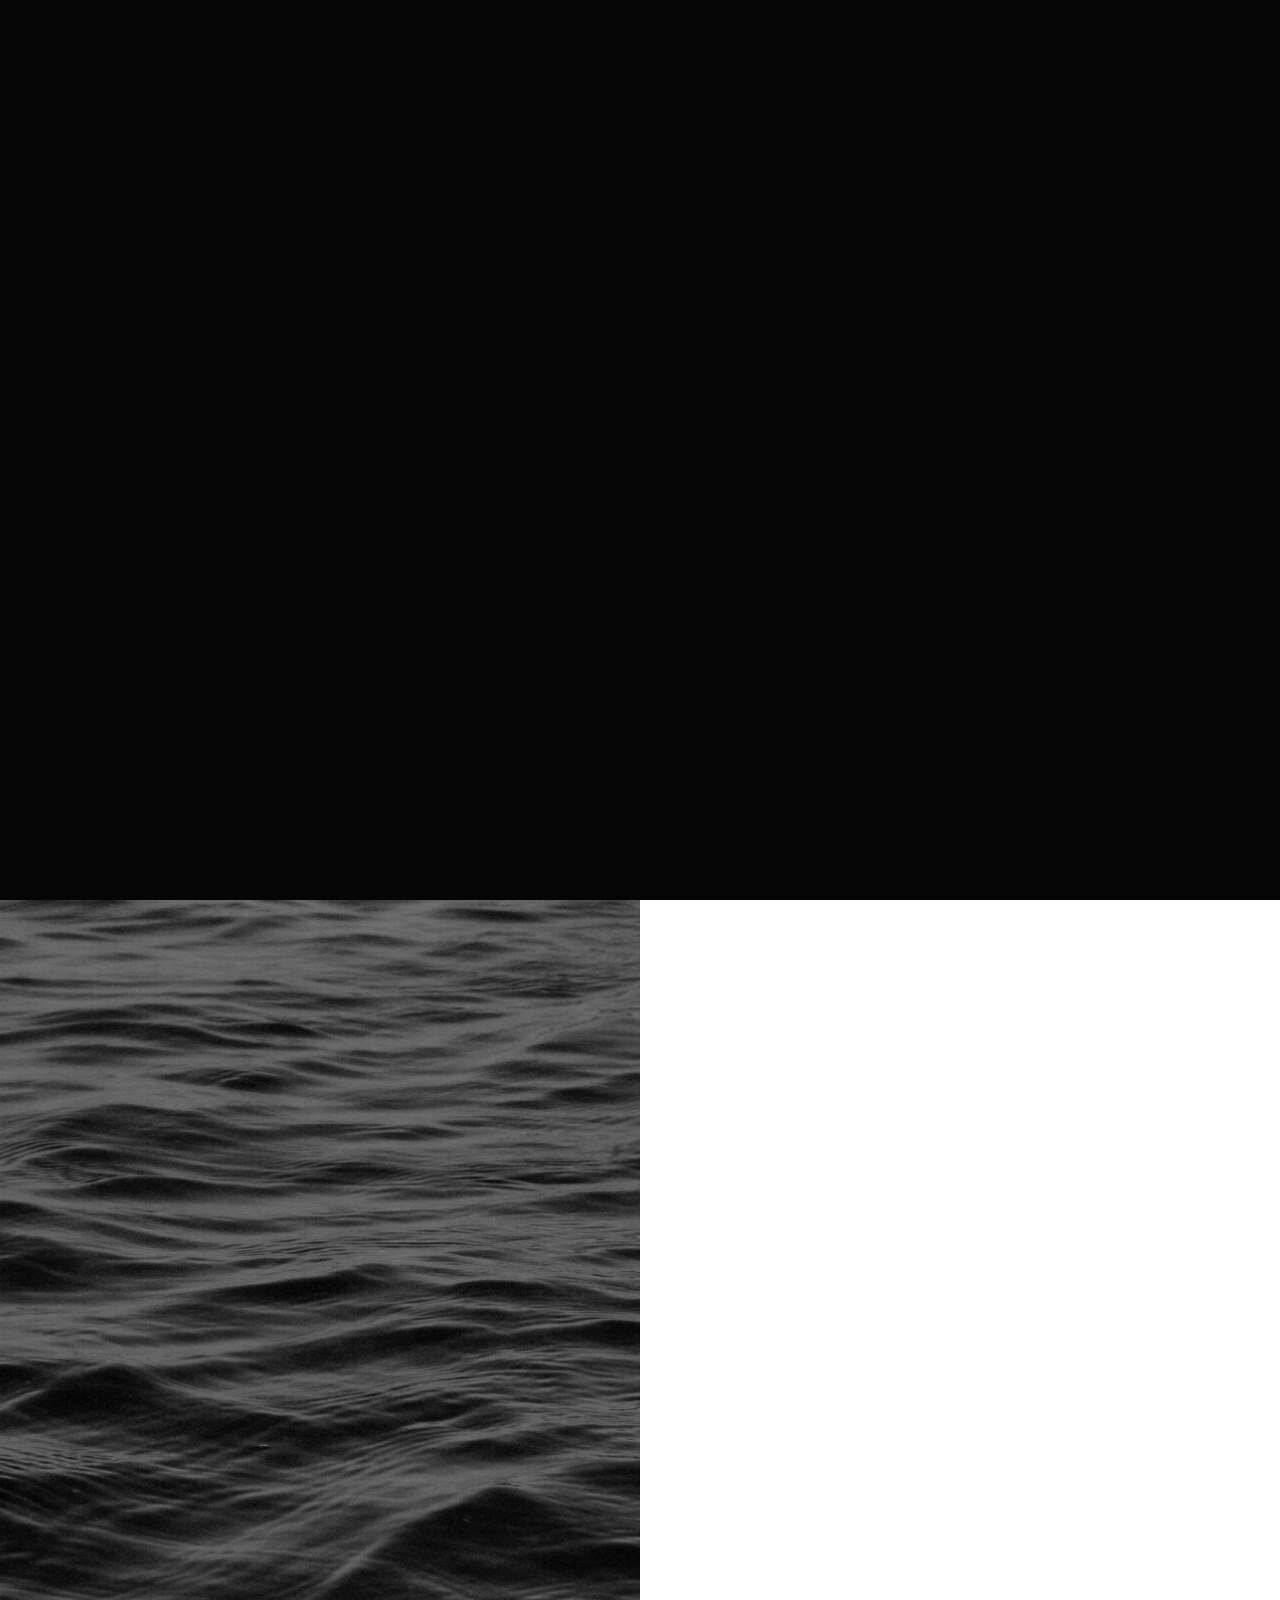
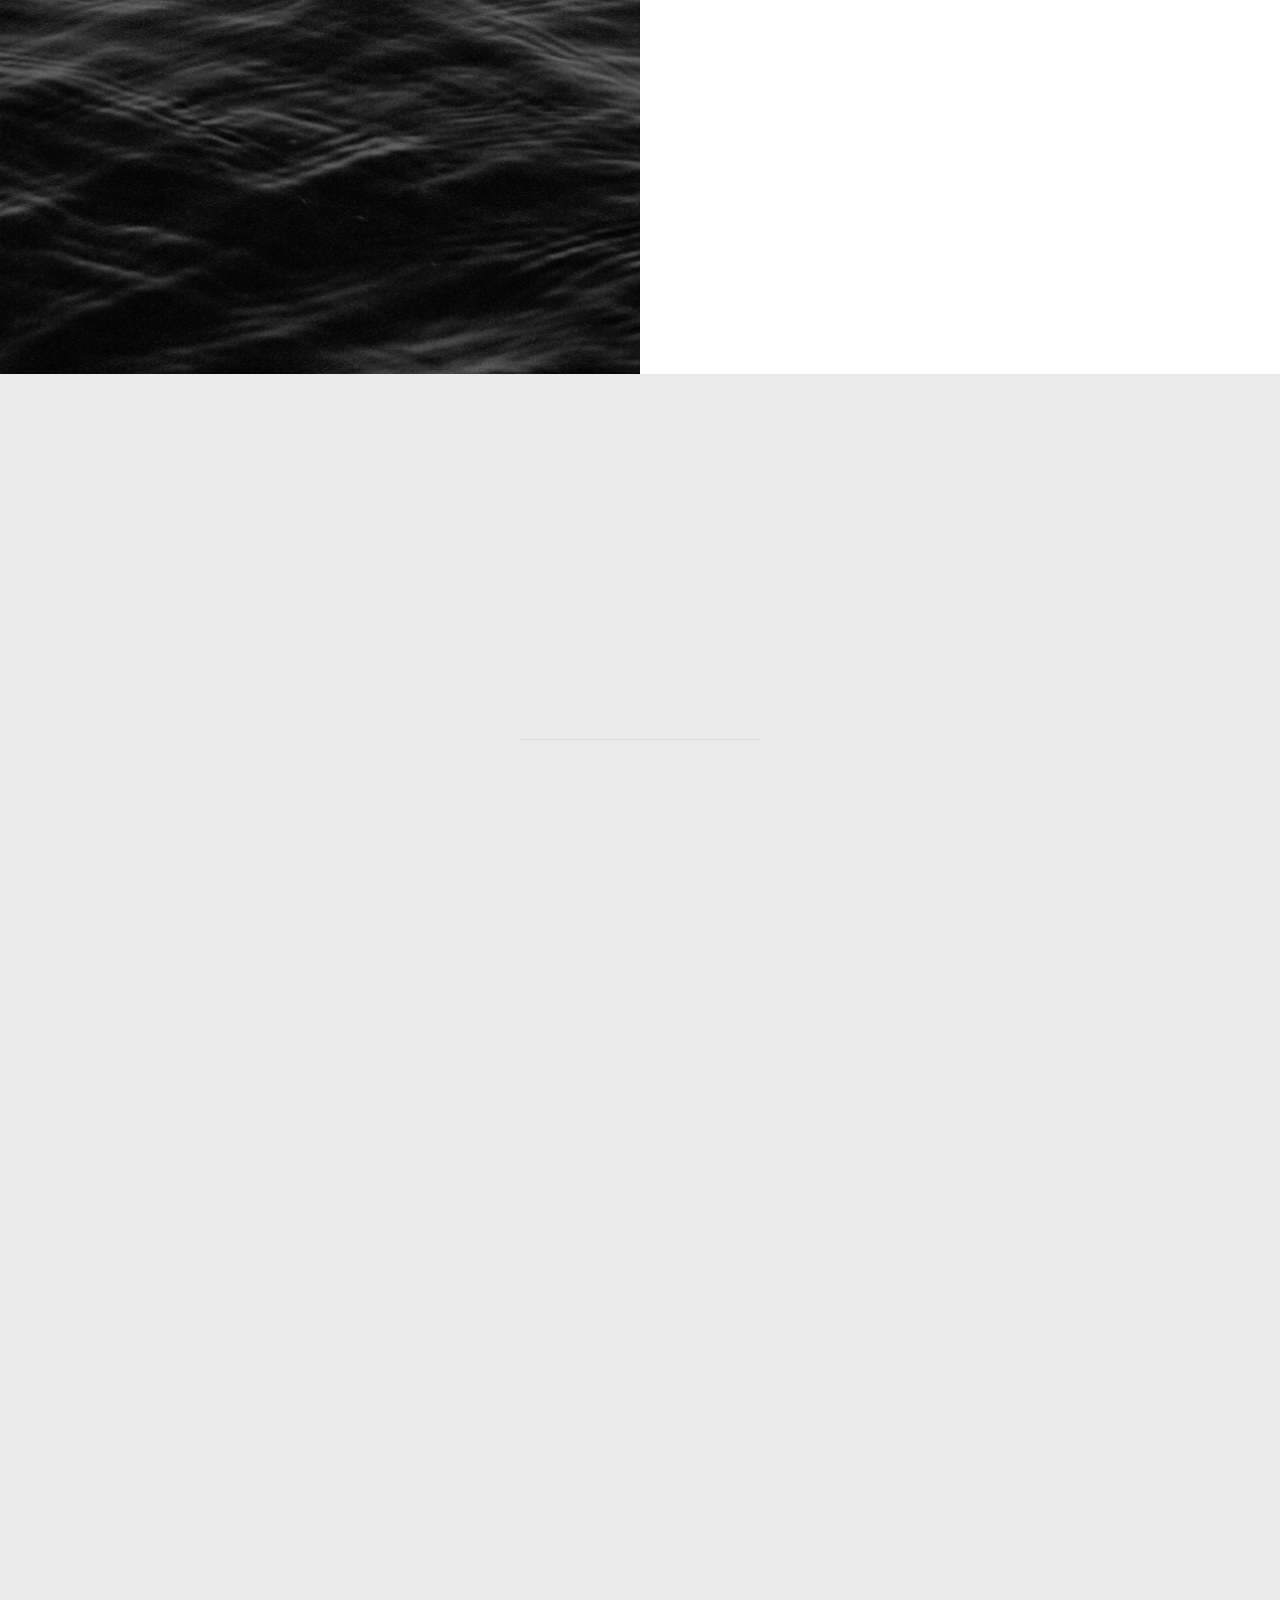
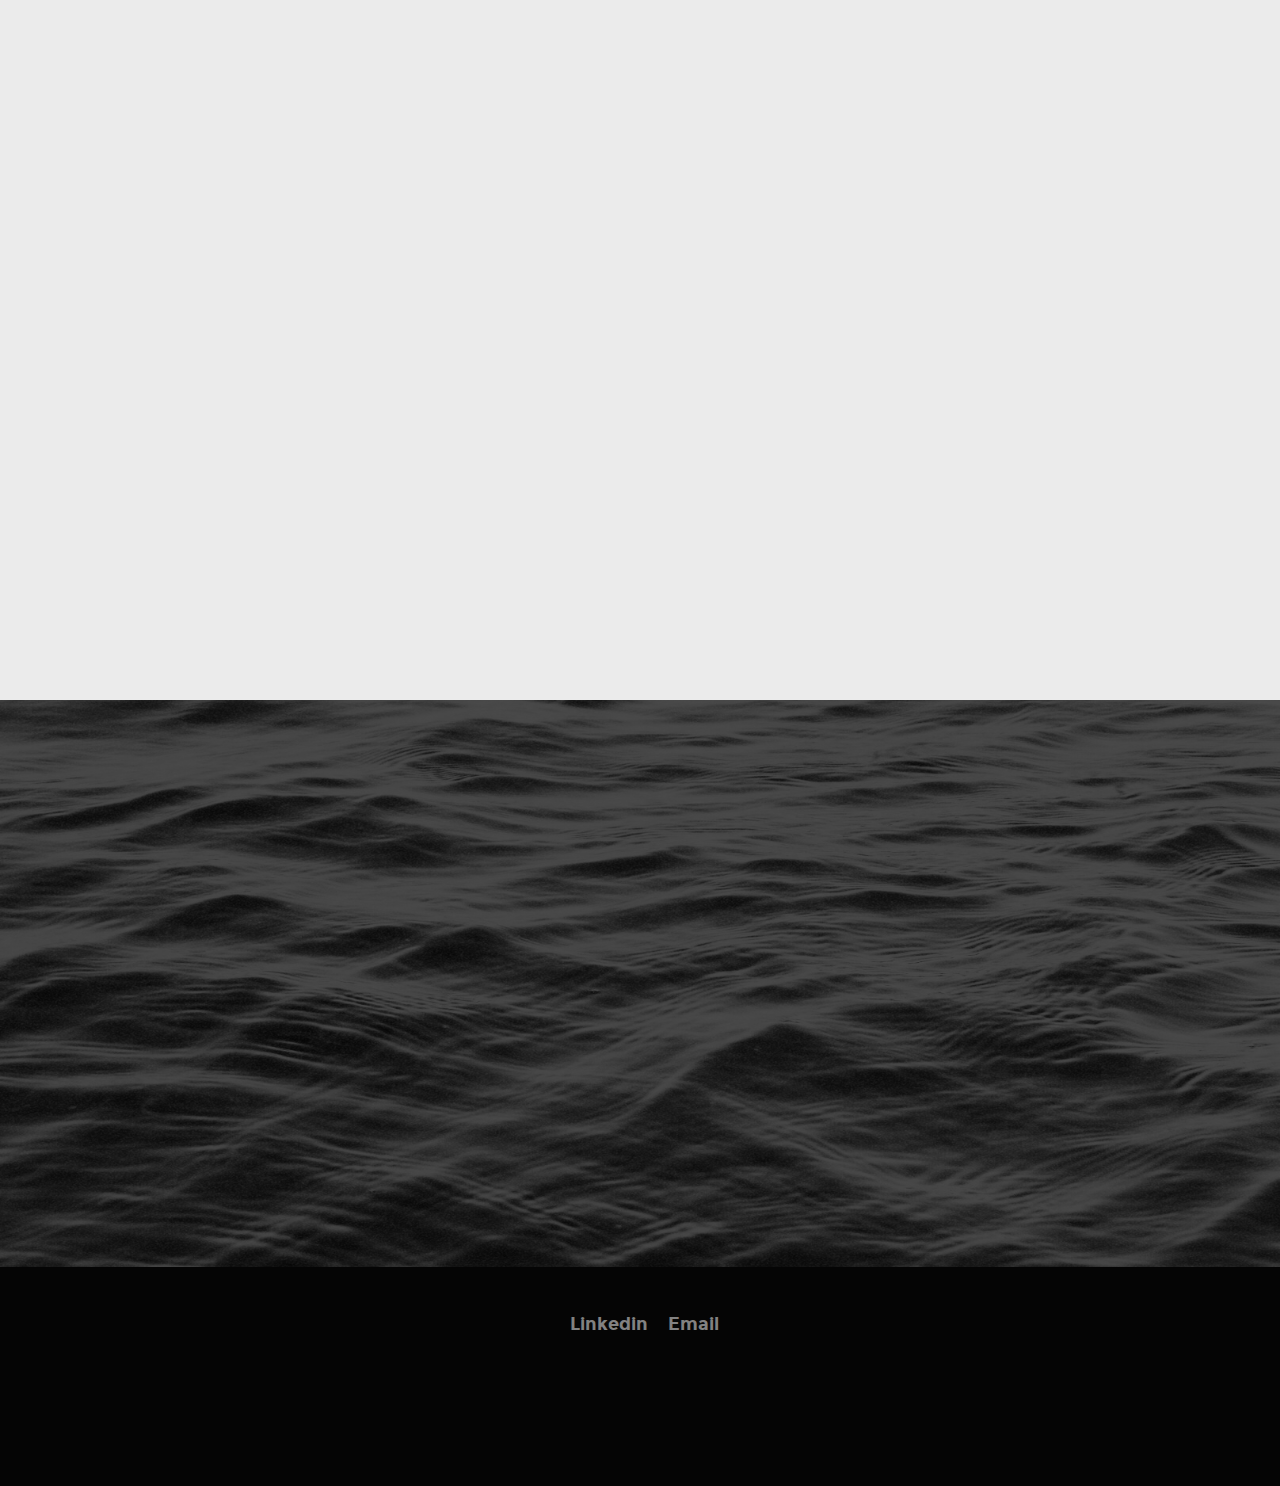
<file: index.html>
<!DOCTYPE html>
<!--[if IE 8 ]><html class="no-js oldie ie8" lang="en"> <![endif]-->
<!--[if IE 9 ]><html class="no-js oldie ie9" lang="en"> <![endif]-->
<!--[if (gte IE 9)|!(IE)]><!--><html class="no-js" lang="en"> <!--<![endif]-->
<head>

   <!--- basic page needs
   ================================================== -->
   <meta charset="utf-8">
	<title>Lovisa Forsberg</title>
	<meta name="description" content="">  
	<meta name="author" content="">

   <!-- mobile specific metas
   ================================================== -->
	<meta name="viewport" content="width=device-width, initial-scale=1, maximum-scale=1">

 	<!-- CSS
   ================================================== -->
   <link rel="stylesheet" href="css/base.css">
   <link rel="stylesheet" href="css/vendor.css">  
   <link rel="stylesheet" href="css/main.css">  

   <!-- script
   ================================================== -->
	<script src="js/modernizr.js"></script>
	<script src="js/pace.min.js"></script>

   <!-- favicons
	================================================== -->
	<!--<link rel="shortcut icon" href="favicon.ico" type="image/x-icon">-->
	<link rel="icon" href="/images/icon_lf.png">

</head>


<body id="top">

	<!-- header 
   ================================================== -->
   <header> 

	<!--
		<div class="header-logo">
	      <a href="index.html">Howdy</a>
	   </div> 
	-->
   	

		<a id="header-menu-trigger" href="#0">
		 	<span class="header-menu-text">Menu</span>
		  	<span class="header-menu-icon"></span>
		</a> 

		<nav id="menu-nav-wrap">

			<a href="#0" class="close-button" title="close"><span>Close</span></a>	

	   	<h3>Menu</h3>  

			<ul class="nav-list">
				<li class="current"><a class="smoothscroll" href="#home" title="">Home</a></li>
				<li><a class="smoothscroll" href="#about" title="">About</a></li>
				<!--<li><a class="smoothscroll" href="#skills" title="">Skills</a></li>-->
				<!--<li><a class="smoothscroll" href="#credentials" title="">Experience</a></li>-->
				<li><a class="smoothscroll" href="#portfolio" title="">Projects</a>
					<ul>
						<li><a href="/projects/smwedding.html" title="">Wedding prints & website</a></li>
						<li><a href="/lovisaforsberg.github.io/projects/thesis.html" title="">Master thesis</a></li>
						<li><a href="/projects/course.html" title="">Coursearch</a></li>
						<li><a href="/projects/flight.html" title="">KTH Flight</a></li>
						<li><a href="/projects/nearby.html" title="">Nearby</a></li>
						<li><a href="/projects/trip.html" title="">TripDoodler</a></li>
						<li><a href="/projects/ikea.html" title="">IKEA Assembly</a></li>


					</ul>
				
				</li>
				<li><a class="smoothscroll" href="#contact" title="">Contact</a></li>

				<!--<li><a class="smoothscroll" href="#stats" title="">Stats</a></li>	-->			
				<!--<li><a class="smoothscroll" href="#contact" title="">Contact</a></li>	-->					
			</ul>	

			<ul class="header-social-list">
	         <li>
	         	<a href="https://www.linkedin.com/in/lovisa-forsberg-55a511136/" target="_blank"><i class="fa fa-linkedin-square"></i></a>
	         </li>
	         <li>
	         	<a href="https://github.com/lovisaforsberg" target="_blank"><i class="fa fa-github"></i></a>
	         </li>
            <li>
            	<a href="mailto: lovisa.forsberg1@gmail.com"><i class="fa fa-envelope"></i></a>
            </li>
	       
	      </ul>		

		</nav>  <!-- end #menu-nav-wrap -->

	</header> <!-- end header -->  


   <!-- home
   ================================================== -->
   <section id="home">

   	<div class="overlay"></div><div class="gradient-overlay"></div>

   	<div class="home-content-table">		   

		   <div class="home-content-tablecell">
		   	<div class="row">
		   		<div class="col-twelve">		   			
			  			<div class="home-bottom-text">

			  				<h3 class="animate-intro">Hi!</h3>
				  			<h1 class="animate-intro">
							Lovisa Forsberg, <br>
							Designer &amp; Developer. <br>
							Based in Stockholm, Sweden. 
				  			</h1>	

							<ul class="home-section-links">
								<li class="animate-intro">More <a href="#about" class="smoothscroll">About Me</a></li>
								<li class="animate-intro">View <a href="#portfolio" class="smoothscroll">My Work</a></li>
								<li class="animate-intro">Contact <a href="mailto: lovisa.forsberg1@gmail.com" class="smoothscroll">By Email</a></li>								
							</ul>

			  			</div> <!-- end home-bottom-text -->
			   	</div> <!-- end col-twelve --> 
		   	</div> <!-- end row --> 
		   </div> <!-- end home-content-tablecell --> 		   
		</div> <!-- end home-content-table -->

		<a href="#about" class="scroll-icon smoothscroll">		
		   <span class="icon-DownArrow"></span>
		</a>	
   
   </section> <!-- end home -->


   <!-- about
   ================================================== -->
   <section id="about">

   	<div class="about-profile-bg"></div>

   	<div class="about-wrap">

   		<div class="about-profile">

   			<div class="about-profile-bg"></div>

				<div class="intro">
					<h3 class="animate-this">About</h3>
	   			<h1 class="animate-this">More About Me.</h1>

	   			<p class="lead animate-this">
				
					   I'm an engineer with Master's of Science in Interactive Media Technology 
					   specializing i Visual Media and information visualization.
					</p>					
				</div>   		

   			<p class="animate-this">
			
   			</p>

   			<p class="animate-this">
				   I'm an outgoing and social person who values a working enviroment with diversity who takes social and enviromental responsibility. 
				   I strive towards being able to combine my creativity and social skills with a logical and analytical mindset and I believe that it is that combination that makes me stand out. 
				</p>

   			<p>
   				<a href="mailto: lovisa.forsberg1@gmail.com" class="button full-width animate-this">Contact Me</a>
   				<a href="/images/RESUMELovisaForsberg (2).pdf" download" target="_blank" class="button button-primary full-width animate-this">Download CV</a>
   			</p>  			

   		</div> <!-- end about-profile  -->

   		<div class="about-services">

				<div class="intro">
	   			<h3 class="animate-this">Skills</h3>
	   			<h1 class="animate-this" style="color:black">What I Do.</h1>

	   			<p class="lead animate-this">
					I see myself as a communicator between development and design, always thinking from the user's perspective.

				</p>
   			</div>

   			<ul class="services">
   				<li class="item-branding animate-this">
   					<div class="icon-wrap">
						<i class="fa fa-code"></i>

   					</div>
   					<div class="service-item">
   						<h4>Development</h4>
   						<p>
							   I'm mainly a frontend developer with knowledge in JavaScript, React.js, React Native, HTML and CSS but also posess knowledge in pyhton and SQL.
							   
   						</p>
   					</div>   					
   				</li>
   				<li class="item-photography animate-this">
   					<div class="icon-wrap">
						<i class="fa fa-crop"></i>
   					</div>
   					<div class="service-item">
   						<h4>Design</h4>
   						<p>
							   I have a great interest in UX/UI design and user research and I believe that no product can be successful without considering the end users.
								I have experience in design thinking and iterative design processes and have knowledge in prototyping tools such as Figma, Sketch and inVision.
   						</p>
   					</div>   					
   				</li>
   				<li class="item-webdesign animate-this">
   					<div class="icon-wrap">
						<i class="fa fa-signal"></i>
   					</div>
   					<div class="service-item">
   						<h4>Data Visualization</h4>
   						<p>
							I'm passionate about making data accessable to everyone and to do so it must be understandable to everyone. 
							I have practical knowledge in D3.js and theoretical knowledge about visual structures and visual mappings.
   						</p>
   					</div>   					
   				</li>

   			</ul>   			

   		</div> <!-- end about-services  -->   		

   	</div> <!-- end about-wrap  -->

   </section> <!-- end about -->


   <!-- about
   ================================================== -->
   <!--
	   
   <section id="skills">

   	<div class="overlay"></div>
   	<div class="gradient-overlay"></div>
   	
   	<div class="row wide">
   		<div class="col-skills">

   			<div class="section-intro">
   				<h3 class="animate-this">Skillset</h3>
   			   <h1 class="animate-this">I've Got Some Skills.</h1>
   			
   			   <p class="animate-this">Lorem ipsum Elit ut consequat veniam eu nulla nulla reprehenderit reprehenderit sit velit in cupidatat ex aliquip ut cupidatat Excepteur tempor id irure sed dolore sint sunt voluptate ullamco nulla qui Duis qui culpa voluptate enim ea aute qui veniam in irure et nisi nostrud deserunt est officia minim.</p>
   			</div>

   			<ul class="skill-bars">
				   <li class="animate-this" data-animate="fadeInRight">
				   	<div class="progress percent90"><span>90%</span></div>
				   	<strong>HTML5</strong>
				   </li>
				   <li class="animate-this" data-animate="fadeInRight">
				   	<div class="progress percent85"><span>85%</span></div>
				   	<strong>CSS3</strong>
				   </li>
				   <li class="animate-this" data-animate="fadeInRight">
				   	<div class="progress percent70"><span>70%</span></div>
				   	<strong>JQuery</strong>
				   </li>
				   <li class="animate-this" data-animate="fadeInRight">
				   	<div class="progress percent95"><span>95%</span></div>
				   	<strong>PHP</strong>
				   </li>
				   <li class="animate-this" data-animate="fadeInRight">
				   	<div class="progress percent75"><span>75%</span></div>
				   	<strong>Wordpress</strong>
				   </li>   
				   <li class="animate-this" data-animate="fadeInRight">
				   	<div class="progress percent90"><span>90%</span></div>
				   	<strong>Angular JS</strong>
				   </li>   
				</ul>
   			
   		</div>  end col-six 
   	</div>  end row wide 

   </section>  end skills
	-->

   <!-- credentials
   ================================================== -->
   <!--
   <section id="credentials">

   	<div class="row narrow section-intro with-bottom-sep">
   		<div class="col-twelve">
   			<h3 class="animate-this">Career and Education</h3>
	   		<h1 class="animate-this">More of My Credentials.</h1>  			
	   		
	   		<p class="lead">Lorem ipsum Dolor adipisicing nostrud et aute Excepteur amet commodo ea dolore irure esse Duis nulla sint fugiat cillum ullamco proident aliquip quis qui voluptate dolore veniam Ut laborum non est in officia.</p>	   			
   		</div>   		
   	</div> comment end section-intro 

		<div class="row wide credentials-content">

			<div class="col-six tab-full left">

				<h2 class="animate-this">Experience</h2>

	   		<div class="timeline-wrap">

   				<div class="timeline-block animate-this">
	   				<div class="timeline-ico">
	   					<i class="fa fa-briefcase"></i>
	   				</div>
	   				<div class="timeline-header">
	   					<p class="timeframe">July 2015 - Present</p>
	   					<h3>Awesome Studio</h3>
	   					<h4>UI Designer</h4>	   					
	   				</div>
	   				<div class="timeline-content">	   					
	   					<p>Lorem ipsum Occaecat do esse ex et dolor culpa nisi ex in magna consectetur nisi cupidatat laboris esse eiusmod deserunt aute do quis velit esse sed Ut proident cupidatat nulla esse cillum laborum occaecat nostrud sit dolor incididunt amet est occaecat nisi.</p>
	   				</div>
	   			</div> comment end timeline-block 

	   			<div class="timeline-block animate-this">
	   				<div class="timeline-ico">
	   					<i class="fa fa-briefcase"></i>
	   				</div>
	   				<div class="timeline-header">
	   					<p class="timeframe">July 2014 - June 2015</p>
	   					<h3>Super Cool Agency</h3>
	   					<h4>Front-end Developer</h4>	   				
	   				</div>
	   				<div class="timeline-desc">	   					
	   					<p>Lorem ipsum Occaecat do esse ex et dolor culpa nisi ex in magna consectetur nisi cupidatat laboris esse eiusmod deserunt aute do quis velit esse sed Ut proident cupidatat nulla esse cillum laborum occaecat nostrud sit dolor incididunt amet est occaecat nisi incididunt.</p>
	   				</div>
	   			</div> comment end timeline-block 

	   			<div class="timeline-block animate-this">
	   				<div class="timeline-ico">
	   					<i class="fa fa-briefcase"></i>
	   				</div>
	   				<div class="timeline-header">
	   					<p class="timeframe">May 2013 - June 2014</p>
	   					<h3>Great Designs Studio</h3>
	   					<h4>Web Designer</h4>	   					
	   				</div>
	   				<div class="timeline-content">	   					
	   					<p>Lorem ipsum Occaecat do esse ex et dolor culpa nisi ex in magna consectetur nisi cupidatat laboris esse eiusmod deserunt aute do quis velit esse sed Ut proident cupidatat nulla esse cillum laborum occaecat nostrud sit dolor incididunt amet est occaecat nisi incididunt.</p>
	   				</div>
	   			</div> comment end timeline-block 

   			</div> comment end timeline-wrap 				
   		
	   	</div> comment end col-six 

	   	<div class="col-six tab-full right">

	   		<h2 class="animate-this">Education</h2>

				<div class="timeline-wrap">

   				<div class="timeline-block animate-this">
	   				<div class="timeline-ico">
	   					<i class="fa fa-graduation-cap"></i>
	   				</div>
	   				<div class="timeline-header">
	   					<p class="timeframe">June 2012 - April 2013</p>
	   					<h3>University of Life</h3>
	   					<h4>Master Degree</h4>	   					
	   				</div>
	   				<div class="timeline-content">	   					
	   					<p>Lorem ipsum Occaecat do esse ex et dolor culpa nisi ex in magna consectetur nisi cupidatat laboris esse eiusmod deserunt aute do quis velit esse sed Ut proident cupidatat nulla esse cillum laborum occaecat nostrud sit dolor incididunt amet est occaecat nisi.</p>
	   				</div>
	   			</div> comment end timeline-block 

	   			<div class="timeline-block animate-this">
	   				<div class="timeline-ico">
	   					<i class="fa fa-graduation-cap"></i>
	   				</div>
	   				<div class="timeline-header">
	   					<p class="timeframe">June 2008 - March 2012</p>
	   					<h3>State Design University</h3>
	   					<h4>Bachelor Degree</h4>	   				
	   				</div>
	   				<div class="timeline-desc">	   					
	   					<p>Lorem ipsum Occaecat do esse ex et dolor culpa nisi ex in magna consectetur nisi cupidatat laboris esse eiusmod deserunt aute do quis velit esse sed Ut proident cupidatat nulla esse cillum laborum occaecat nostrud sit dolor incididunt amet est occaecat nisi incididunt.</p>
	   				</div>
	   			</div> comment end timeline-block 

	   			<div class="timeline-block animate-this">
	   				<div class="timeline-ico">
	   					<i class="fa fa-graduation-cap"></i>
	   				</div>
	   				<div class="timeline-header">
	   					<p class="timeframe">June 2006 - October 2008</p>
	   					<h3>Design College</h3>
	   					<h4>Bachelor Degree</h4>	   					
	   				</div>
	   				<div class="timeline-content">	   					
	   					<p>Lorem ipsum Occaecat do esse ex et dolor culpa nisi ex in magna consectetur nisi cupidatat laboris esse eiusmod deserunt aute do quis velit esse sed Ut proident cupidatat nulla esse cillum laborum occaecat nostrud sit dolor incididunt amet est occaecat nisi incididunt.</p>
	   				</div>

	   			</div>  comment end timeline-block 

   			</div>  comment end timeline-wrap 	   		
	   		
	   	</div>  comment end col-six  			

		</div>  comment end row wide     	  	

   </section>  comment end credentials 

-->
   

	<!-- portfolio
   ================================================== -->
   <section id="portfolio">

   	<div class="row narrow section-intro with-bottom-sep">
   		<div class="col-twelve">
   			<h3 class="animate-this">Portfolio</h3>
	   		<h1 class="animate-this">See My Latest Projects.</h1>  			
	   		
	   		<p class="lead animate-this">Here are some of my latest projects, click on the pictures to get more details about a specific project.</p>	   			
   		</div>   		
   	</div> <!-- end row section-intro -->

   	<div class="row portfolio-content">
   		<div class="col-twelve">
   			<div id="folio-wrap" class="bricks-wrapper">	
				   
				<div class="brick folio-item">
					<div class="item-wrap animate-this" data-src="images/projects/course2.png" data-sub-html="#01" > 	
					   <a href="projects/smwedding.html" class="overlay">
						   <img src="images/smwedding/sm_frame2.png" alt="Course">	                     
						  <div class="item-text">
							  <span class="folio-types">
								 Web development | Visual Design | Visual identity
									 </span>
									 <h3 class="folio-title">Wedding - Prints & website</h3>	
									 <p class="folio-title"></p> 
								  </div>                                        
					   </a>
					   <!--
					   <a href="projects/course.html" class='details-link' title="details">
						   <i class="fa fa-github"></i>
					   </a>
					   -->
					</div> <!-- end item-wrap -->
						 
						 <div id="01" class='hide'>
							 <h4>Wedding</h4>
							 <p>Lorem ipsum Dolor deserunt labore sint officia. Magna et aute enim proident tempor sunt quis nulla voluptate fugiat velit. <a href="https://coursearch-d578e.web.app/">Details</a></p>
						 </div>
					 </div> <!-- end folio-item -->


					 <div class="brick folio-item">
						<div class="item-wrap animate-this" data-src="images/projects/thesis.png" data-sub-html="#01" > 	
						   <a href="projects/thesis.html" class="overlay">
							   <img src="images/projects/thesis.png" alt="Course">	                     
							  <div class="item-text">
								  <span class="folio-types">
									 frontend development | UX Design | data visualization
										 </span>
										 <h3 class="folio-title">Master thesis</h3>	
										 <p class="folio-title"></p> 
									  </div>                                        
						   </a>
						   <!--
						   <a href="projects/course.html" class='details-link' title="details">
							   <i class="fa fa-github"></i>
						   </a>
						   -->
						</div> <!-- end item-wrap -->
							 
							 <div id="01" class='hide'>
								 <h4>Master thesis</h4>
								 <p>Lorem ipsum Dolor deserunt labore sint officia. Magna et aute enim proident tempor sunt quis nulla voluptate fugiat velit. <a href="https://coursearch-d578e.web.app/">Details</a></p>
							 </div>
						 </div> <!-- end folio-item -->

				
   				<div class="brick folio-item">
	               <div class="item-wrap animate-this" data-src="images/projects/course2.png" data-sub-html="#01" > 	
	                  <a href="projects/course.html" class="overlay">
	                  	<img src="images/projects/course2.png" alt="Course">	                     
	                     <div class="item-text">
	                     	<span class="folio-types">
								frontend development | UX Design | data visualization
		     					   </span>
									<h3 class="folio-title">COURSEARCH</h3>	
									<p class="folio-title"></p> 
		     					</div>                                        
					  </a>
					  <!--
	                  <a href="projects/course.html" class='details-link' title="details">
	                  	<i class="fa fa-github"></i>
					  </a>
					  -->
	               </div> <!-- end item-wrap -->
						
						<div id="01" class='hide'>
							<h4>COURSEARCH</h4>
							<p>Lorem ipsum Dolor deserunt labore sint officia. Magna et aute enim proident tempor sunt quis nulla voluptate fugiat velit. <a href="https://coursearch-d578e.web.app/">Details</a></p>
						</div>
	        		</div> <!-- end folio-item -->

	        		<div class="brick folio-item">
	               <div class="item-wrap animate-this" data-src="images/projects/flight2.png" data-sub-html="#02"> 	
	                  <a href="projects/flight.html" class="overlay">
	                  	<img src="images/projects/flight2.png" alt="Shutterbug">	                     
	                     <div class="item-text">
	                     	<span class="folio-types">
		     					      frontend development | data visualization | data processing
		     					   </span>
		     					   <h3 class="folio-title">KTH Flight Data</h3>  	     					   
		     					</div>                                        
					  </a>
					  <!--
						<a href="projects/course.html" class='details-link' title="details">
	                  		<i class="icon-UpRightArrow"></i>
	                  	</a>  
					  -->
	                  
	               </div> <!-- end item-wrap -->

	               <div id="02" class='hide'>
							<h4>KTH Flight Data</h4>
							<p>Lorem ipsum Dolor deserunt labore sint officia. Magna et aute enim proident tempor sunt quis nulla voluptate fugiat velit. <a href="projects/course.html">Details</a></p>
						</div>	               
	        		</div> <!-- end folio-item -->

	        		<div class="brick folio-item">
	               <div class="item-wrap animate-this" data-src="images/projects/nearby.png" data-sub-html="#03" >   	
	                  <a href="projects/nearby.html" class="overlay">
	                  	<img src="images/projects/nearby.png" alt="Explore">	                     
	                     <div class="item-text">	                     		     					    
		     					   <span class="folio-types">
		     					      Mobile development | UX/UI Design
		     					   </span>
		     					   <h3 class="folio-title">Near By</h3>
		     					</div>                                        
					  </a>
					  <!--
						<a href="https://www.behance.net/" class='details-link' title="details">
	                  	<i class="icon-UpRightArrow"></i>
	                  </a>  
					  -->
	                  
	               </div> <!-- end item-wrap -->	

	               <div id="03" class='hide'>
							<h4>Near By</h4>
							<p>Lorem ipsum Dolor deserunt labore sint officia. Magna et aute enim proident tempor sunt quis nulla voluptate fugiat velit. <a href="www.behance.net">Details</a></p>
						</div>               
	        		</div> <!-- end folio-item -->

					<div class="brick folio-item">
	               <div class="item-wrap animate-this"  data-src="images/projects/tripdoodler.png"  data-sub-html="#04" >
	                  <a href="projects/trip.html" class="overlay">
	                  	<img src="images/projects/tripdoodler.png" alt="Minimalismo">	                     
	                     <div class="item-text">	     					    
		     					   <span class="folio-types">
		     					      UX/UI Design
		     					   </span>
		     					   <h3 class="folio-title">Tripdoodler</h3>
		     					</div>                                        
					  </a>
					  <!--
						 <a href="https://www.behance.net/" class='details-link' title="details">
	                  	<i class="icon-UpRightArrow"></i>
	                  </a> 
					  -->
	                  
	               </div> <!-- end item-wrap -->

	               <div id="04" class='hide'>
							<h4>Tripdoodler</h4>
							<p>Lorem ipsum Dolor deserunt labore sint officia. Magna et aute enim proident tempor sunt quis nulla voluptate fugiat velit. <a href="www.behance.net">Details</a></p>
						</div>  	               
					</div> <!-- end folio-item -->
					
					<div class="brick folio-item">
						<div class="item-wrap animate-this"  data-src="images/projects/ikea.png"  data-sub-html="#04" >
						   <a href="projects/ikea.html" class="overlay">
							   <img src="images/projects/ikea.png" alt="IKEA">	                     
							  <div class="item-text">	     					    
										 <span class="folio-types">
											UX/UI Design
										 </span>
										 <h3 class="folio-title">IKEA Assembly</h3>
									  </div>                                        
						   </a>
						   
						</div> <!-- end item-wrap -->
	 	               
						 </div> <!-- end folio-item -->


 				

   			</div> <!-- end folio-wrap -->
   		</div> <!-- end twelve -->
   	</div> <!-- end portfolio-content -->   	

   </section>  <!-- end portfolio -->


	<!-- stats
   ================================================== -->
   <!--
   <section id="stats">

		<div class="row">
			<div class="col-twelve">
				<div class="block-1-4 block-tab-1-2 block-mob-full stats-list">

					<div class="bgrid stat">
						<div class="icon-part">
							<i class="icon-Briefcase"></i>
						</div>
						<h5 class="stat-title">
							Projects Completed
						</h5>
						<h3 class="stat-count">430</h3>
					</div>					

					<div class="bgrid stat">
						<div class="icon-part">
							<i class="icon-AddressBook"></i>
						</div>
						<h5 class="stat-title">
							Happy Clients
						</h5>
						<h3 class="stat-count">390</h3>
					</div>

					<div class="bgrid stat">
						<div class="icon-part">
							<i class="icon-Diploma1"></i>
						</div>
						<h5 class="stat-title">
							Awards Received
						</h5>
						<h3 class="stat-count">100</h3>
					</div>									

					<div class="bgrid stat">
						<div class="icon-part">
							<i class="icon-Idea"></i>
						</div>
						<h5 class="stat-title">
							Crazy Ideas
						</h5>
						<h3 class="stat-count">120</h3>
					</div>
					
				</div> 
			</div> 
		</div> 

   </section>
-->

	<!-- contact
   ================================================== -->
   <section id="contact">

      <div class="overlay"></div>

		<div class="row narrow section-intro">
   		<div class="col-twelve">
   			<h3 class="animate-this">Contact</h3>
   			<h1 class="animate-this">Feel Free to Contact Me.</h1>

   			<p class="lead animate-this">
				   If you want to get in touch, please send me an email or connect on linkedin.
				</p>
   		</div> 
   	</div> <!-- end section-intro -->

   	<div class="row contact-form">
   		<div class="col-twelve">

			<!-- form -->
			<!--
            <form name="contactForm" id="contactForm" method="post">
      			

                  <div class="form-field animate-this">
 						   <input name="contactName" type="text" id="contactName" placeholder="Name" value="" minlength="2" required="">
                  </div>
                  <div class="form-field animate-this">
	      			   <input name="contactEmail" type="email" id="contactEmail" placeholder="Email" value="" required="">
	               </div>
                  <div class="form-field animate-this">
	     				   <input name="contactSubject" type="text" id="contactSubject" placeholder="Subject" value="">
	               </div>                       
                  <div class="form-field animate-this">
	                 	<textarea name="contactMessage" id="contactMessage" placeholder="message" rows="10" cols="50" required=""></textarea>
	               </div> 

                  <div class="form-field animate-this">
                     <button class="submitform">Submit</button>

                     <div id="submit-loader">
                        <div class="text-loader">Sending...</div>                             
       				      <div class="s-loader">
								  	<div class="bounce1"></div>
								  	<div class="bounce2"></div>
								  	<div class="bounce3"></div>
								</div>
							</div>
                  </div>

      			
      		</form> --><!-- Form End -->

            <!-- contact-warning -->
            <div id="message-warning"></div> 

            <!-- contact-success -->
      		<div id="message-success">
               <i class="fa fa-check"></i>Your message was sent, thank you!<br>
      		</div>

         </div> <!-- end col-twelve -->   		
   	</div> <!-- end row contact-form -->

   	<div class="row contact-info">

   		<div class="col-four tab-full">
   			<h5 class="animate-this">Connect here</h5>

   			<p class="animate-this">
				<a style="color: #555555;" href="https://www.linkedin.com/in/lovisa-forsberg-55a511136/">Linkedin</a>
			<br>
            </p>
   		</div> <!-- end col-four -->

   		<div class="col-four tab-full collapse">
   			<h5 class="animate-this">Email Me At</h5>

   			<p class="animate-this">
				<a style="color: #555555;" href="mailto: lovisa.forsberg1@gmail.com">lovisa.forsberg1@gmail.com</a>
					<br>
				<a style="color: #555555;" href="mailto: lovfor@kth.se">lovfor@kth.se</a>	     
			   </p>
   		</div> <!-- end col-four -->

   		<div class="col-four tab-full">
   			<h5 class="animate-this">Call Me At</h5>

   			<p class="animate-this">
			   	Mobile: (+46) 73 565 18 45<br>
			   </p>
   		</div> <!-- end col-four -->
   		
   	</div> <!-- end row contact-info -->
		
	</section> <!-- end contact -->


	<!-- footer
   ================================================== -->
	<footer>
     	<div class="row">

     		<div class="col-twelve tab-full social">
     			<ul class="footer-social">        
			      <li><a href="https://www.linkedin.com/in/lovisa-forsberg-55a511136/">Linkedin</a></li>
			      <li><a href="mailto: lovisa.forsberg1@gmail.com">Email</a></li>
			   </ul> 	      		
	      </div>

      	     	

      </div> <!-- end row -->

      <div id="go-top">
		   <a class="smoothscroll" title="Back to Top" href="#top"><i class="icon-UpArrow"></i></a>
		</div>		
   </footer>

   <div id="preloader"> 
    	<div id="loader"></div>
   </div> 

   <!-- Java Script
   ================================================== --> 
   <script src="js/jquery-2.1.3.min.js"></script>
   <script src="js/plugins.js"></script>
   <script src="js/main.js"></script>

</body>

</html>
</file>
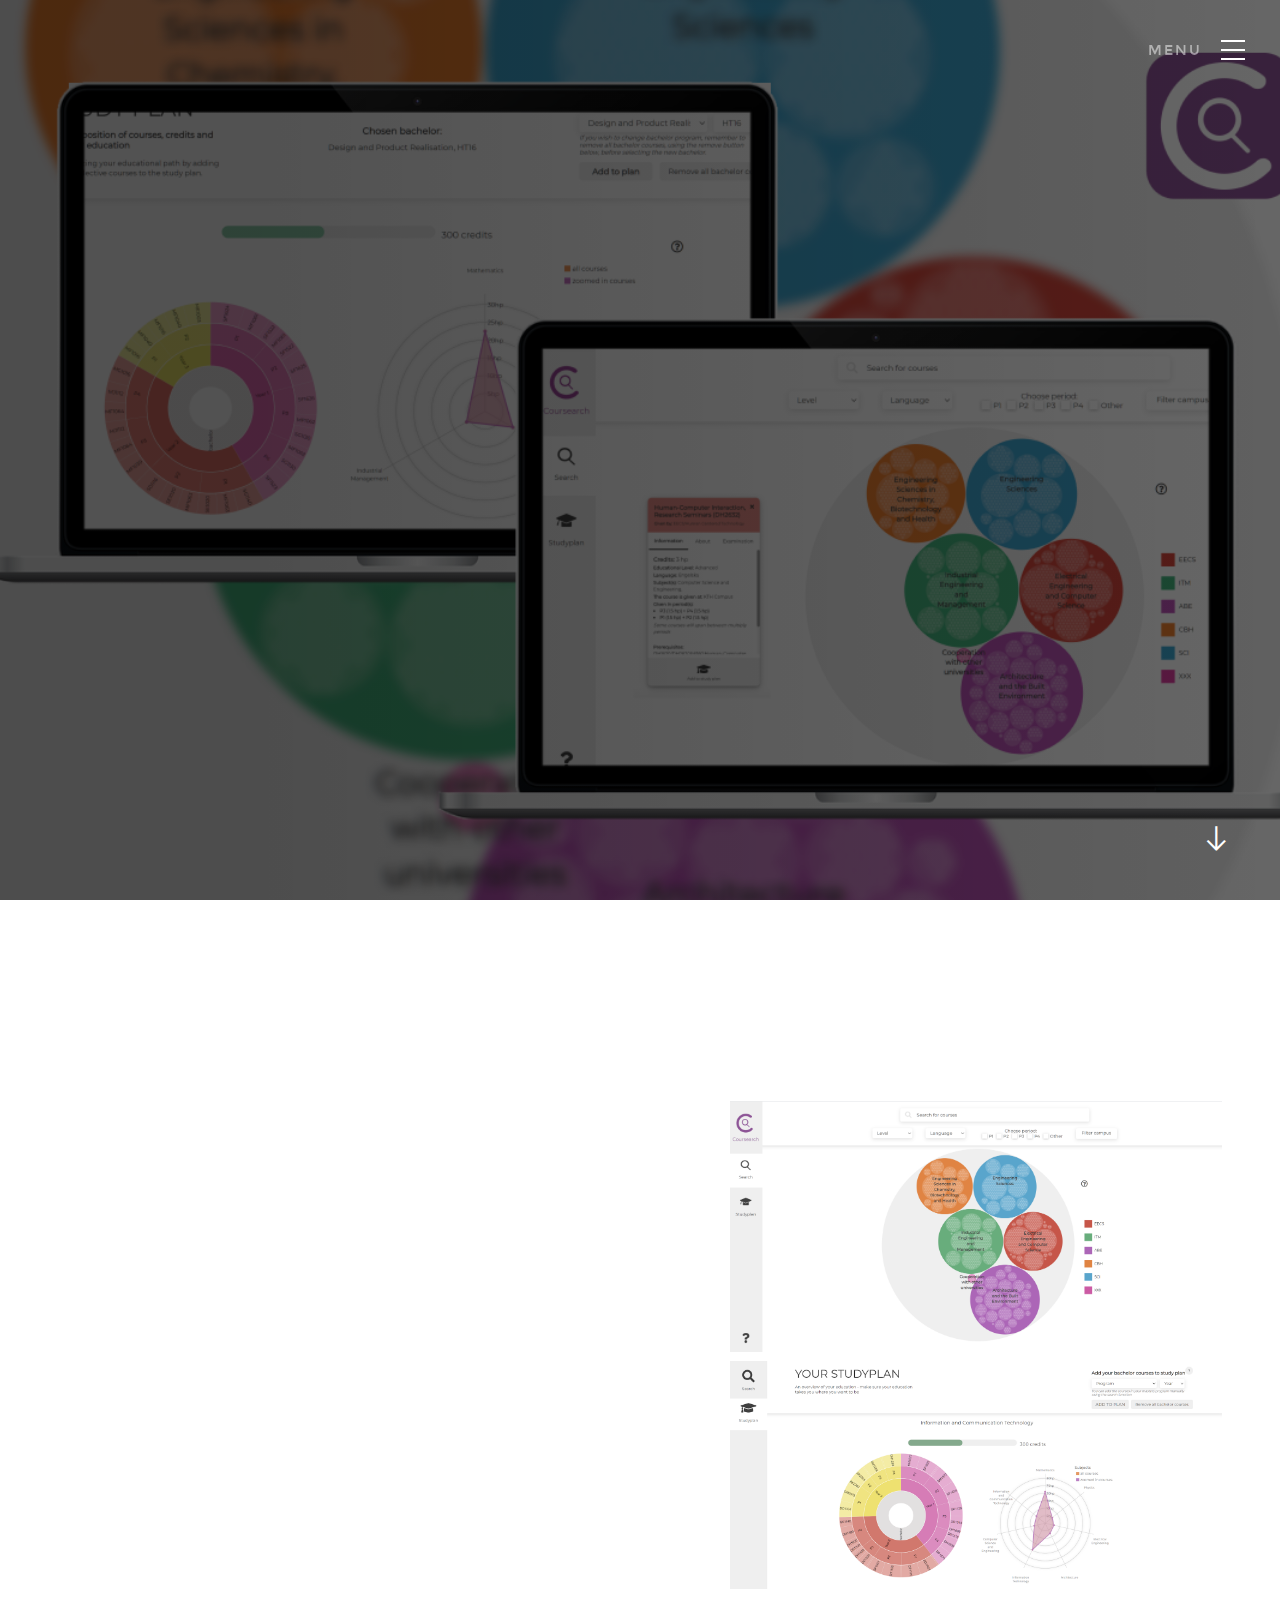
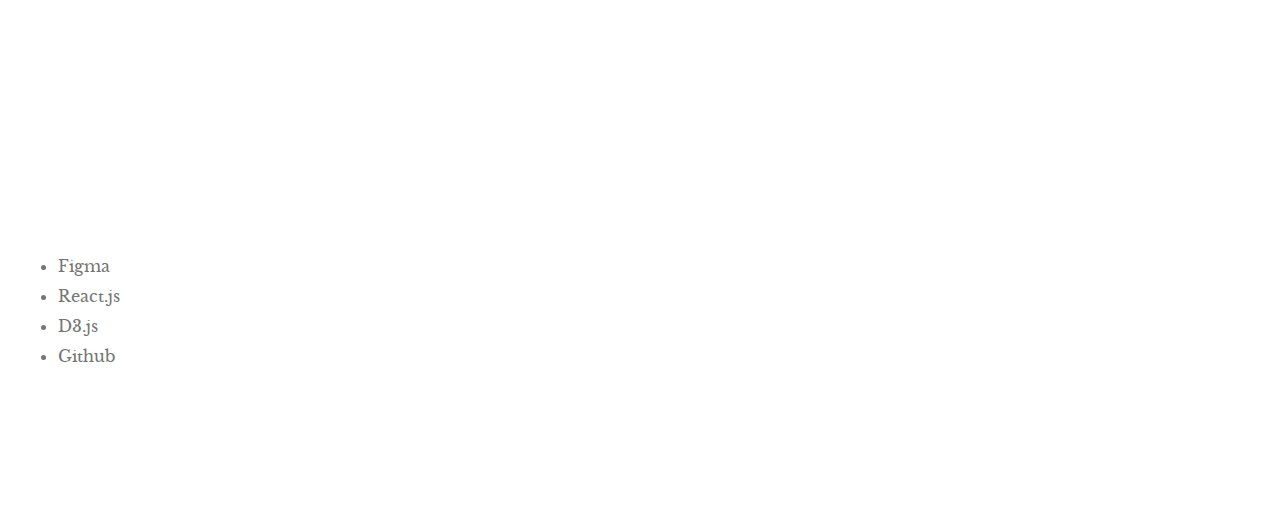
<file: projects/course.html>
<!DOCTYPE html>
<!--[if IE 8 ]><html class="no-js oldie ie8" lang="en"> <![endif]-->
<!--[if IE 9 ]><html class="no-js oldie ie9" lang="en"> <![endif]-->
<!--[if (gte IE 9)|!(IE)]><!--><html class="no-js" lang="en"> <!--<![endif]-->
<head>

    <!--- basic page needs
   ================================================== -->
   <meta charset="utf-8">
   <title>Lovisa Forsberg</title>
   <meta name="description" content="">  
   <meta name="author" content="">

  <!-- mobile specific metas
  ================================================== -->
   <meta name="viewport" content="width=device-width, initial-scale=1, maximum-scale=1">

    <!-- CSS
  ================================================== -->
  <link rel="stylesheet" href="../css/base.css">
  <link rel="stylesheet" href="../css/vendor.css">  
  <link rel="stylesheet" href="../css/main.css">  

  <!-- script
  ================================================== -->
   <script src="../js/modernizr.js"></script>
   <script src="../js/pace.min.js"></script>

  <!-- favicons
   ================================================== -->
   <link rel="shortcut icon" href="favicon.ico" type="image/x-icon">
   <link rel="icon" href="/images/icon_lf.png">

</head>

<body id="top">

    <header> 

        <!--
            <div class="header-logo">
              <a href="index.html">Howdy</a>
           </div> 
        -->
           
    
            <a id="header-menu-trigger" href="#0">
                 <span class="header-menu-text">Menu</span>
                  <span class="header-menu-icon"></span>
            </a> 
    
            <nav id="menu-nav-wrap">
    
                <a href="#0" class="close-button" title="close"><span>Close</span></a>	
    
               <h3>Menu</h3>  
    
                <ul class="nav-list">
                    <li><a href="../index.html" title="">Home</a></li>
                    <!--<li><a class="smoothscroll" href="#skills" title="">Skills</a></li>-->
                    <!--<li><a class="smoothscroll" href="#credentials" title="">Experience</a></li>-->
                    <li><a class="smoothscroll" href="#portfolio" title="">Projects</a>
                        <ul>
                            <li><a href="smwedding.html" title="">Wedding prints & website</a></li>
                            <li><a href="course.html" title="">Coursearch</a></li>
                            <li><a href="flight.html" title="">KTH Flight</a></li>
                            <li><a href="nearby.html" title="">Nearby</a></li>
                            <li><a href="trip.html" title="">TripDoodler</a></li>
                            <li><a href="ikea.html" title="">IKEA Assembly</a></li>


                        </ul>
                    
                    </li>
    
                    <!--<li><a class="smoothscroll" href="#stats" title="">Stats</a></li>	-->			
                    <!--<li><a class="smoothscroll" href="#contact" title="">Contact</a></li>	-->					
                </ul>	
    
                <ul class="header-social-list">
                    <li>
                        <a href="https://www.linkedin.com/in/lovisa-forsberg-55a511136/" target="_blank"><i class="fa fa-linkedin-square"></i></a>
                    </li>
                    <li>
                        <a href="https://github.com/lovisaforsberg" target="_blank"><i class="fa fa-github"></i></a>
                    </li>
                   <li>
                       <a href="mailto: lovisa.forsberg1@gmail.com"><i class="fa fa-envelope"></i></a>
                   </li>
               
              </ul>		
    
            </nav>  <!-- end #menu-nav-wrap -->
    
        </header> <!-- end header -->  

    
    <section id="project">

        <div class="overlay"></div><div class="gradient-overlay"></div>
 
        <div class="home-content-table">	

            <div class="home-content-tablecell">
                <div class="row">
                    <div class="col-twelve">		   			
                           <div class="home-bottom-text">
 
                               <h3 class="animate-intro">Web development & data visualization</h3>
                               <h1 class="animate-intro">
                             COURSEARCH
                               </h1>	
 
                           </div> <!-- end home-bottom-text -->
                    </div> <!-- end col-twelve --> 
                </div> <!-- end row --> 
            </div> <!-- end home-content-tablecell --> 		   
         </div> <!-- end home-content-table -->
 
         <a href="#about" class="scroll-icon smoothscroll">		
            <span class="icon-DownArrow"></span>
         </a>	
    
    </section> <!-- end home -->

    <section id="description">

        <div class="description-profile-bg"></div>
 
        <div class="about-wrap">
 
            <div class="about-profile">
 
                <div class="description-profile-bg"></div>
 
                 <div class="intro">
                     <h3 class="animate-this">front end development | UX Design | data visualization</h3>
                    <h1 class="animate-this">Coursearch</h1>
 
                    <p class="lead animate-this">This project was a part of an individual course at KTH with the aim to help students plan their studies by providing a tool for searching for courses as well as creating their own study plan.</p>					
                 </div>
                 <h4 class="animate-this">About the process</h4>
                <p class="animate-this">
                    The project was designed and developed by a group of two students from the master in Interactive Media Technology at KTH using react.js and KTHs KOPPS API for courses.
                </p>
                 <h4 class="animate-this">Learning Objectives</h4>
                <p class="animate-this">
                    The biggest challenge with this project was that is was a part of an individual course meaning that we had no teaching or other supervision throughout the project.
                    With that in mind, the project really tested and helped develop my problem solving skills since every obsticle along the way had to to be solved without assistance. 
                </p>
 
                <p class="animate-this">Further, I got to develop my coding and development skills.</p>

                <h4 class="animate-this">Tools</h4>
                <p class="animate-this">
                    <li>Figma</li>
                    <li>React.js</li>
                    <li>D3.js</li>
                    <li>Github</li>
                </p>
 			
 
            </div> <!-- end about-profile  -->
            <div class="about-services">

				<div class="intro">
	   			<h3 class="animate-this">Media</h3>
	   			<h1 class="animate-this" style="color:black">How it looked</h1>

   			</div>
               <img src="../images/course/coursearch1.png" alt="Coursearch">	    
               <img src="../images/course/coursearch2.png" alt="Coursearch">  
               <p>
                <a href="https://coursearch-d578e.web.app/" target="_blank" class="button full-width animate-this" style="background-color:#ebebeb;">Go to Project</a>
                <a href="../images/course/courseReport.pdf" download" target="_blank" class="button button-primary full-width animate-this">Download Report</a>

                <ul class="services">
                    <li class="item-branding animate-this">
                        <div class="icon-wrap">
                <a href=""><i class="fa fa-github"></i></a>
                        </div></li></ul>

            </p>                

   			 			

   		</div> <!-- end about-services  -->   
 
        </div>
        
        </section>
        


    <!-- Java Script
   ================================================== --> 
   <script src="../js/jquery-2.1.3.min.js"></script>
   <script src="../js/plugins.js"></script>
   <script src="../js/main.js"></script>

</body>
</file>
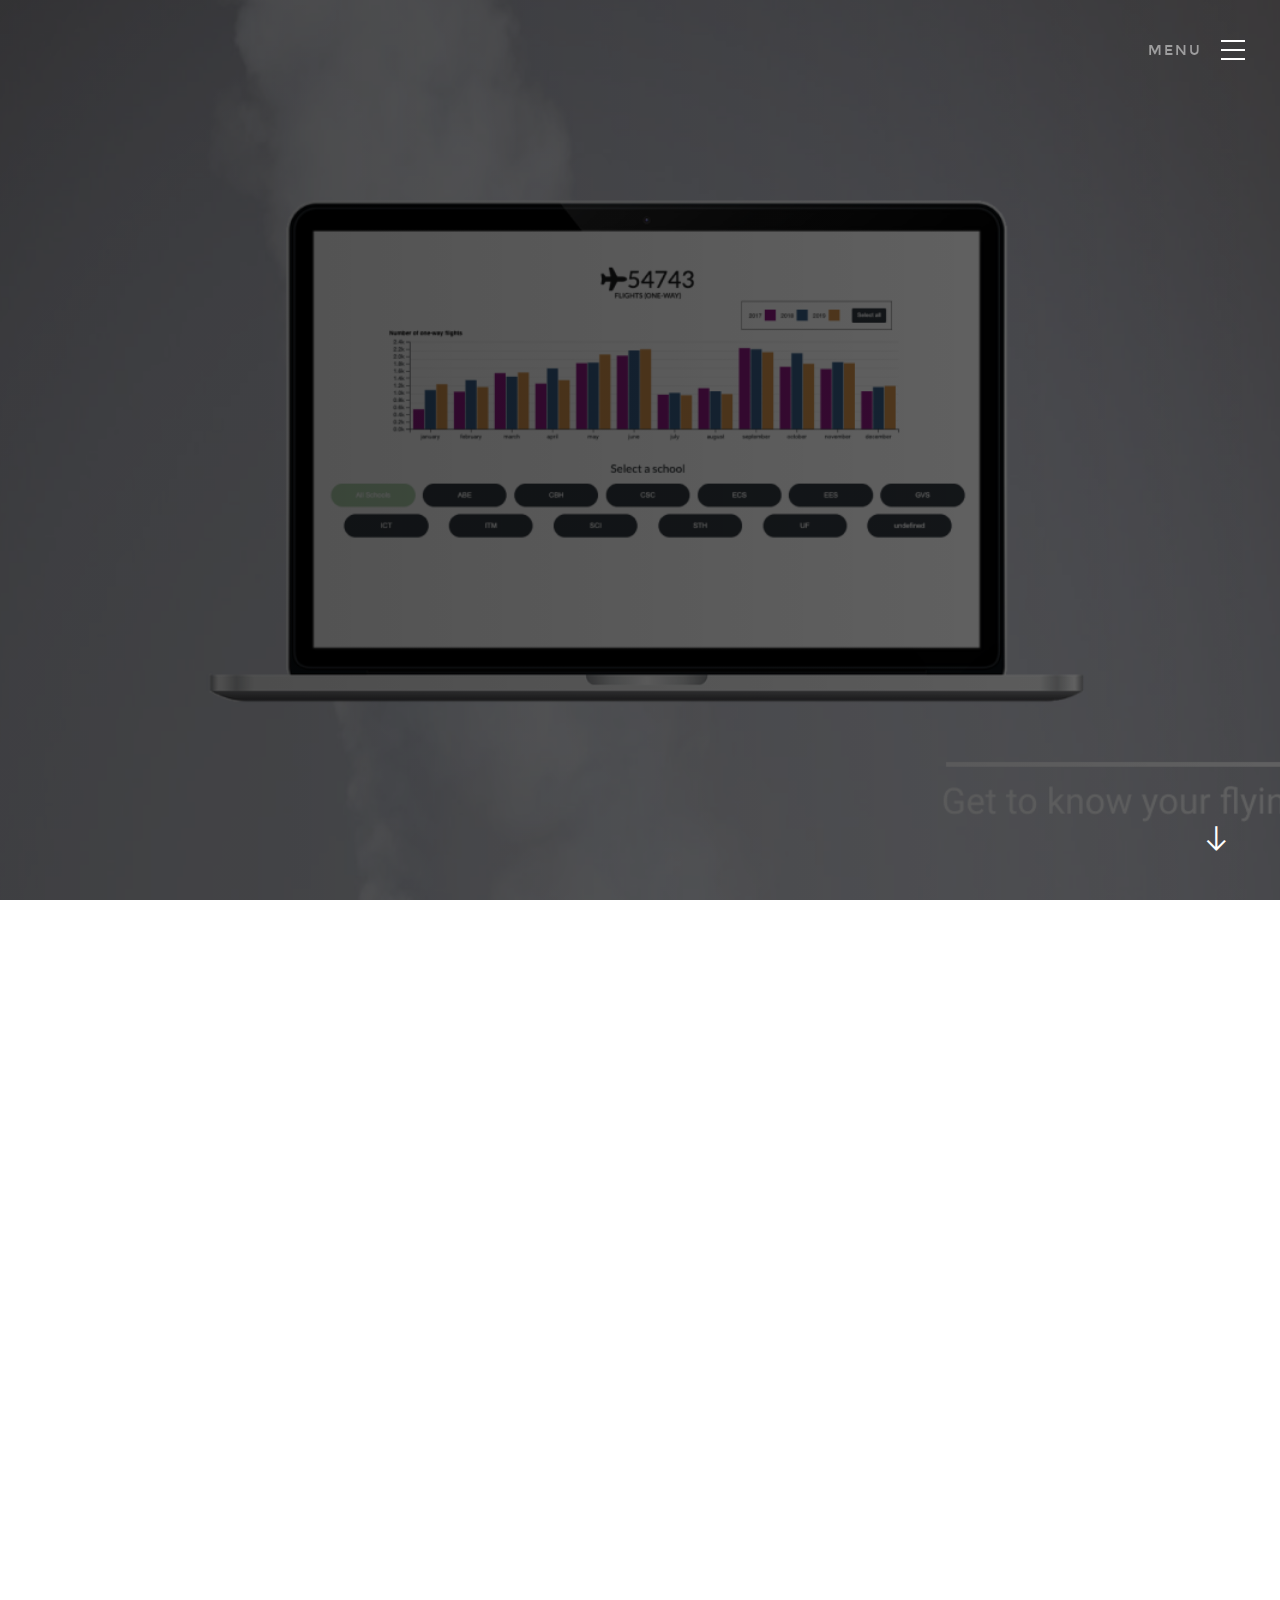
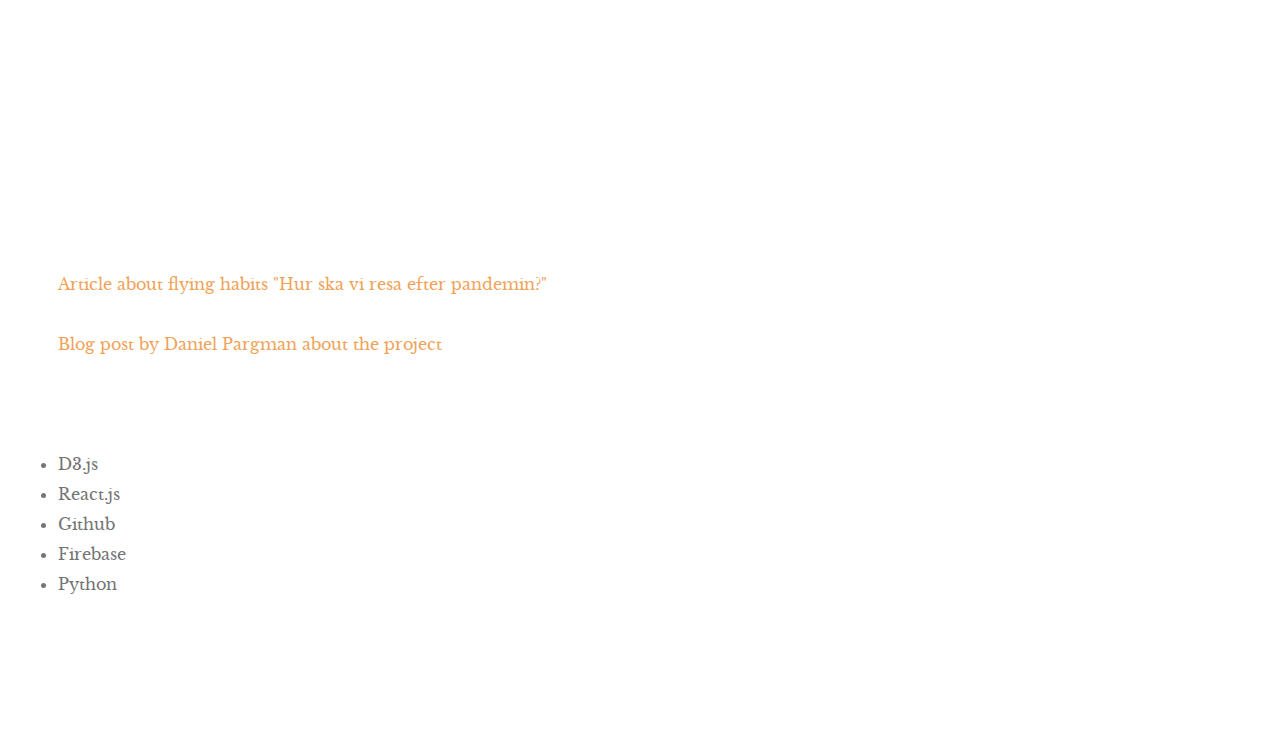
<file: projects/flight.html>
<!DOCTYPE html>
<!--[if IE 8 ]><html class="no-js oldie ie8" lang="en"> <![endif]-->
<!--[if IE 9 ]><html class="no-js oldie ie9" lang="en"> <![endif]-->
<!--[if (gte IE 9)|!(IE)]><!--><html class="no-js" lang="en"> <!--<![endif]-->
<head>

    <!--- basic page needs
   ================================================== -->
   <meta charset="utf-8">
   <title>Lovisa Forsberg</title>
   <meta name="description" content="">  
   <meta name="author" content="">

  <!-- mobile specific metas
  ================================================== -->
   <meta name="viewport" content="width=device-width, initial-scale=1, maximum-scale=1">

    <!-- CSS
  ================================================== -->
  <link rel="stylesheet" href="../css/base.css">
  <link rel="stylesheet" href="../css/vendor.css">  
  <link rel="stylesheet" href="../css/main.css">  

  <!-- script
  ================================================== -->
   <script src="../js/modernizr.js"></script>
   <script src="../js/pace.min.js"></script>

  <!-- favicons
   ================================================== -->
   <link rel="shortcut icon" href="favicon.ico" type="image/x-icon">
   <link rel="icon" href="/images/icon_lf.png">

</head>

<body id="top">
    <header> 

        <!--
            <div class="header-logo">
              <a href="index.html">Howdy</a>
           </div> 
        -->
           
    
            <a id="header-menu-trigger" href="#0">
                 <span class="header-menu-text">Menu</span>
                  <span class="header-menu-icon"></span>
            </a> 
    
            <nav id="menu-nav-wrap">
    
                <a href="#0" class="close-button" title="close"><span>Close</span></a>	
    
               <h3>Menu</h3>  
    
                <ul class="nav-list">
                    <li><a href="../index.html" title="">Home</a></li>
                    <!--<li><a class="smoothscroll" href="#skills" title="">Skills</a></li>-->
                    <!--<li><a class="smoothscroll" href="#credentials" title="">Experience</a></li>-->
                    <li><a class="smoothscroll" href="#portfolio" title="">Projects</a>
                        <ul>
                            <li><a href="smwedding.html" title="">Wedding prints & website</a></li>
                            <li><a href="/lovisaforsberg.github.io/projects/thesis.html" title="">Master thesis</a></li>
                            <li><a href="/lovisaforsberg.github.io/projects/course.html" title="">Coursearch</a></li>
                            <li><a href="/lovisaforsberg.github.io/projects/flight.html" title="">KTH Flight</a></li>
                            <li><a href="/lovisaforsberg.github.io/projects/nearby.html" title="">Nearby</a></li>
                            <li><a href="/lovisaforsberg.github.io/projects/trip.html" title="">TripDoodler</a></li>
                            <li><a href="/lovisaforsberg.github.io/projects/ikea.html" title="">IKEA Assembly</a></li>


                        </ul>
                    
                    </li>
    
                    <!--<li><a class="smoothscroll" href="#stats" title="">Stats</a></li>	-->			
                    <!--<li><a class="smoothscroll" href="#contact" title="">Contact</a></li>	-->					
                </ul>	
    
                <ul class="header-social-list">
                    <li>
                        <a href="https://www.linkedin.com/in/lovisa-forsberg-55a511136/" target="_blank"><i class="fa fa-linkedin-square"></i></a>
                    </li>
                    <li>
                        <a href="https://github.com/lovisaforsberg" target="_blank"><i class="fa fa-github"></i></a>
                    </li>
                   <li>
                       <a href="mailto: lovisa.forsberg1@gmail.com"><i class="fa fa-envelope"></i></a>
                   </li>
               
              </ul>		
    
            </nav>  <!-- end #menu-nav-wrap -->
    
        </header> <!-- end header -->  
    
    <section id="project" style="background-image: url(../images/projects/flight2.png);">

        <div class="overlay"></div><div class="gradient-overlay"></div>
 
        <div class="home-content-table">	

            <div class="home-content-tablecell">
                <div class="row">
                    <div class="col-twelve">		   			
                           <div class="home-bottom-text">
 
                               <h3 class="animate-intro">dh2321 information visualization</h3>
                               <h1 class="animate-intro">
                                KTH Flight
                               </h1>
 
                           </div> <!-- end home-bottom-text -->
                    </div> <!-- end col-twelve --> 
                </div> <!-- end row --> 
            </div> <!-- end home-content-tablecell --> 		   
         </div> <!-- end home-content-table -->
 
         <a href="#about" class="scroll-icon smoothscroll">		
            <span class="icon-DownArrow"></span>
         </a>	
    
    </section> <!-- end home -->

    <section id="description">

        <div class="description-profile-bg"></div>
 
        <div class="about-wrap">
 
            <div class="about-profile">
 
                <div class="description-profile-bg"></div>
 
                 <div class="intro">
                     <h3 class="animate-this">front end development | data visualization | data processing</h3>
                    <h1 class="animate-this">KTH Flight</h1>
 
                    <p class="lead animate-this">This project was part of the course Information Visualization and aims to help employees and other stakeholders at KTH to make better decisions regarding their flying habits.</p>					
                 </div>
                 <h4 class="animate-this">About the process</h4>
                <p class="animate-this">
                    The project was made by a group of 5 students in collaboration with the research team behind the <a href="https://www.kth.se/sv/hct/mid/research/sustainability/projects/flight-1.920661" target="_blank">flight project</a> at KTH.

                </p>
                 <h4 class="animate-this">Learning Objectives</h4>
                <p class="animate-this">
                    This project gave insight into how to represent a large amount of data through interactive visualizations 
                    - how to design visual structures and mappings. Also, how to handle complex datasets and how to select relevant data and process it, in order to get a desirable structure to work with.
                </p>
 
                <p class="animate-this">Since the project was a collboration with a research team, we hade to deliver a product based on their needs and requrements - much like working with a real client.</p>

                <h4 class="animate-this">Mentions</h4>
                <p><a href="https://www.kth.se/aktuellt/nyheter/hur-ska-vi-resa-efter-pandemin-1.984910" target="_blank">Article about flying habits "Hur ska vi resa efter pandemin?"</a></p>
                <p><a href="https://danielpargman.blogspot.com/2020/03/flight-visualization-tools.html" target="_blank">Blog post by Daniel Pargman about the project</a></p>

                <h4 class="animate-this">Tools</h4>
                <p class="animate-this">
                    <li>D3.js</li>
                    <li>React.js</li>
                    <li>Github</li>
                    <li>Firebase</li>
                    <li>Python</li>
                </p>

                
 
            </div> <!-- end about-profile  -->
            <div class="about-services">

				<div class="intro">
	   			<h3 class="animate-this">Media</h3>
	   			<h1 class="animate-this" style="color:black">How it looked</h1>

   			</div>
               <iframe class="animate-this" src="https://www.youtube.com/embed/vYf_7MLFkKw" frameborder="0" allow="accelerometer; autoplay; clipboard-write; encrypted-media; gyroscope; picture-in-picture" allowfullscreen></iframe>    
               <img class="animate-this" src="../images/flight/flight1.png" alt="KTHflight">  
               <img class="animate-this" src="../images/flight/flight2.png" alt="KTHflight"> 
               <img class="animate-this" src="../images/flight/flight3.png" alt="KTHflight"> 
               <p>
                <a href="https://flight-kth.firebaseapp.com/" target="_blank" class="button full-width animate-this" style="background-color:#ebebeb;">Go to Project Website</a>
            </p>                

   			 			

   		</div> <!-- end about-services  -->   
 
        </div>
        
        </section>
        


    <!-- Java Script
   ================================================== --> 
   <script src="../js/jquery-2.1.3.min.js"></script>
   <script src="../js/plugins.js"></script>
   <script src="../js/main.js"></script>

</body>
</file>
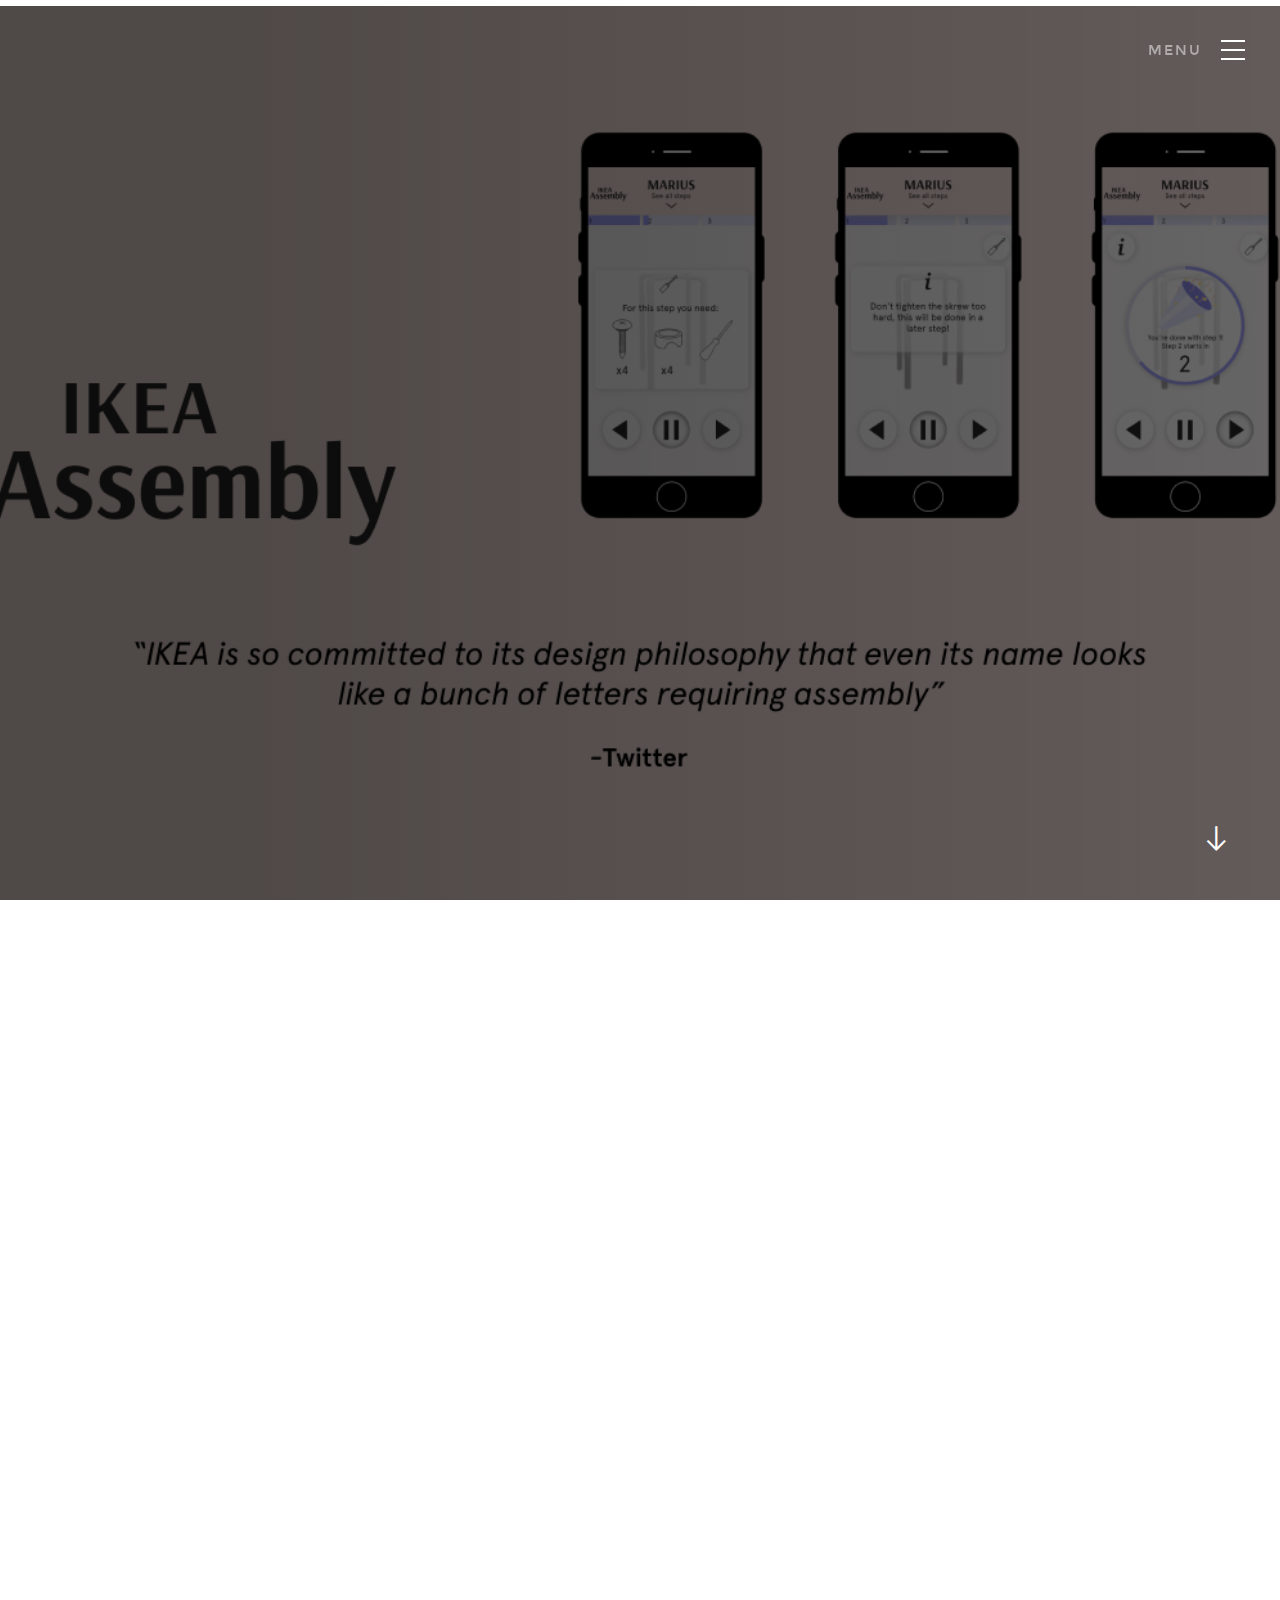
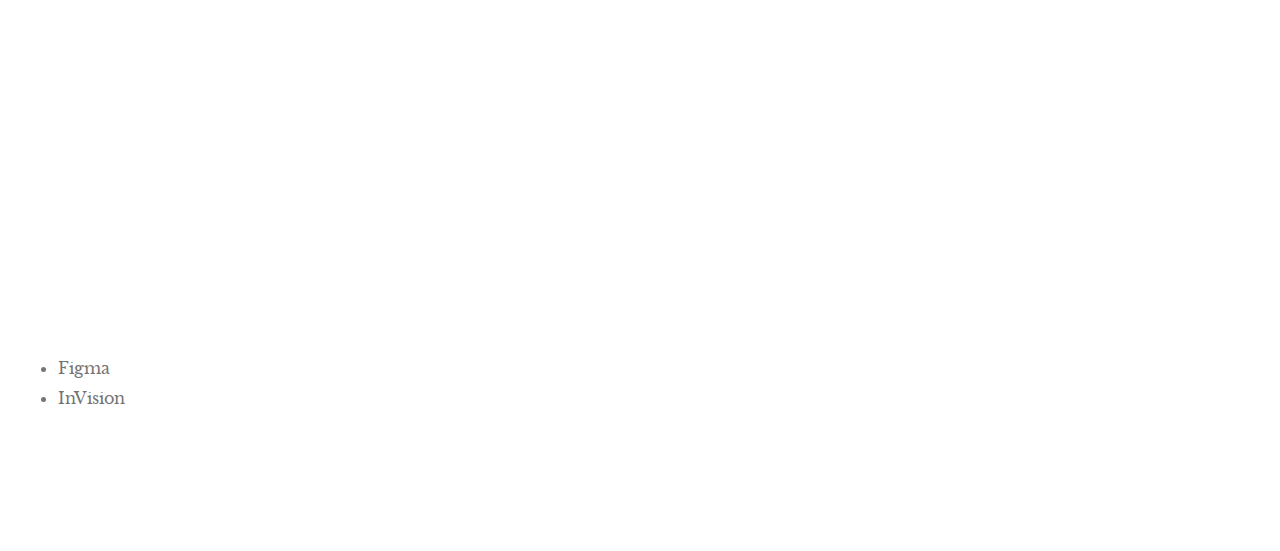
<file: projects/ikea.html>
<!DOCTYPE html>
<!--[if IE 8 ]><html class="no-js oldie ie8" lang="en"> <![endif]-->
<!--[if IE 9 ]><html class="no-js oldie ie9" lang="en"> <![endif]-->
<!--[if (gte IE 9)|!(IE)]><!--><html class="no-js" lang="en"> <!--<![endif]-->
<head>

    <!--- basic page needs
   ================================================== -->
   <meta charset="utf-8">
   <title>Lovisa Forsberg</title>
   <meta name="description" content="">  
   <meta name="author" content="">

  <!-- mobile specific metas
  ================================================== -->
   <meta name="viewport" content="width=device-width, initial-scale=1, maximum-scale=1">

    <!-- CSS
  ================================================== -->
  <link rel="stylesheet" href="../css/base.css">
  <link rel="stylesheet" href="../css/vendor.css">  
  <link rel="stylesheet" href="../css/main.css">  

  <!-- script
  ================================================== -->
   <script src="../js/modernizr.js"></script>
   <script src="../js/pace.min.js"></script>

  <!-- favicons
   ================================================== -->
   <link rel="shortcut icon" href="favicon.ico" type="image/x-icon">
   <link rel="icon" href="/images/icon_lf.png">

</head>

<body id="top">
    <header> 

        <!--
            <div class="header-logo">
              <a href="index.html">Howdy</a>
           </div> 
        -->
           
    
            <a id="header-menu-trigger" href="#0">
                 <span class="header-menu-text">Menu</span>
                  <span class="header-menu-icon"></span>
            </a> 
    
            <nav id="menu-nav-wrap">
    
                <a href="#0" class="close-button" title="close"><span>Close</span></a>	
    
               <h3>Menu</h3>  
    
                <ul class="nav-list">
                    <li><a href="../index.html" title="">Home</a></li>
                    <!--<li><a class="smoothscroll" href="#skills" title="">Skills</a></li>-->
                    <!--<li><a class="smoothscroll" href="#credentials" title="">Experience</a></li>-->
                    <li><a class="smoothscroll" href="#portfolio" title="">Projects</a>
                        <ul>
                            <li><a href="smwedding.html" title="">Wedding prints & website</a></li>
                            <li><a href="/lovisaforsberg.github.io/projects/thesis.html" title="">Master thesis</a></li>
                            <li><a href="/lovisaforsberg.github.io/projects/course.html" title="">Coursearch</a></li>
                            <li><a href="/lovisaforsberg.github.io/projects/flight.html" title="">KTH Flight</a></li>
                            <li><a href="/lovisaforsberg.github.io/projects/nearby.html" title="">Nearby</a></li>
                            <li><a href="/lovisaforsberg.github.io/projects/trip.html" title="">TripDoodler</a></li>
                            <li><a href="/lovisaforsberg.github.io/projects/ikea.html" title="">IKEA Assembly</a></li>

                        </ul>
                    
                    </li>
    
                    <!--<li><a class="smoothscroll" href="#stats" title="">Stats</a></li>	-->			
                    <!--<li><a class="smoothscroll" href="#contact" title="">Contact</a></li>	-->					
                </ul>	
    
                <ul class="header-social-list">
                    <li>
                        <a href="https://www.linkedin.com/in/lovisa-forsberg-55a511136/" target="_blank"><i class="fa fa-linkedin-square"></i></a>
                    </li>
                    <li>
                        <a href="https://github.com/lovisaforsberg" target="_blank"><i class="fa fa-github"></i></a>
                    </li>
                   <li>
                       <a href="mailto: lovisa.forsberg1@gmail.com"><i class="fa fa-envelope"></i></a>
                   </li>
               
              </ul>		
    
            </nav>  <!-- end #menu-nav-wrap -->
    
        </header> <!-- end header -->  
    
    <section id="project" style="background-image: url(../images/projects/ikea.png);">

        <div class="overlay"></div><div class="gradient-overlay"></div>
 
        <div class="home-content-table">	

            <div class="home-content-tablecell">
                <div class="row">
                    <div class="col-twelve">		   			
                           <div class="home-bottom-text">
 
                               <h3 class="animate-intro">Media Technology & Interaction Design</h3>
                               <h1 class="animate-intro">
                                IKEA Assembly
                               </h1>
 
                           </div> <!-- end home-bottom-text -->
                    </div> <!-- end col-twelve --> 
                </div> <!-- end row --> 
            </div> <!-- end home-content-tablecell --> 		   
         </div> <!-- end home-content-table -->
 
         <a href="#about" class="scroll-icon smoothscroll">		
            <span class="icon-DownArrow"></span>
         </a>	
    
    </section> <!-- end home -->

    <section id="description">

        <div class="description-profile-bg"></div>
 
        <div class="about-wrap">
 
            <div class="about-profile">
 
                <div class="description-profile-bg"></div>
 
                 <div class="intro">
                     <h3 class="animate-this">UX/UI Design</h3>
                    <h1 class="animate-this">IKEA Assembly</h1>
 
                    <p class="lead animate-this">
                        Assembly is a course project for the course Media Technology & Interaction Design with the theme Media at home.
                        The project is a redesign of the existing and static IKEA catalogue for assembling furniture.
                    </p>					
                 </div>
                 <h4 class="animate-this">About the process</h4>
                <p class="animate-this">
                    The project was made in a group of 5 students and the process followed the four stages of the double diamond.
                    To gain insights about problems with the current solution and identify pain points, we let users put together an IKEA furniture while thinking out loud. 
                    The pain points was later taken into account when creating the solution of the interactive manual.
                </p>
                 <h4 class="animate-this">Learning Objectives</h4>
                <p class="animate-this">
                    Throughout this project, we strictly followed the double diamond as a design process and tried out many different methods such as creating personas, different brainstorming methods and different kinds of user testing. 
                    To follow a design method strictly was a good way of figuring out what methods was suitable and not, based on that it is easier to make decisions in future design processes.
                </p>
 

                <h4 class="animate-this">Tools</h4>
                <p class="animate-this">
                    <li>Figma</li>
                    <li>InVision</li>

                </p>
 			
 
            </div> <!-- end about-profile  -->
            <div class="about-services">

				<div class="intro">
	   			<h3 class="animate-this">Media</h3>
	   			<h1 class="animate-this" style="color:black">How it looked</h1>

               </div>

               <img class="animate-this" src="../images/ikea/ikea1.png" alt="IKEA">  
               <iframe src="https://www.youtube.com/embed/WfENqT6WFgw" frameborder="0" allow="accelerometer; autoplay; clipboard-write; encrypted-media; gyroscope; picture-in-picture" allowfullscreen></iframe>
               <p>
                <a href="../images/ikea/ikeaWorkbook.pdf" download" target="_blank" class="button button-primary full-width animate-this">Get the Workbook</a>

            </p>                

   			 			

   		</div> <!-- end about-services  -->   
 
        </div>
        
        </section>
        


    <!-- Java Script
   ================================================== --> 
   <script src="../js/jquery-2.1.3.min.js"></script>
   <script src="../js/plugins.js"></script>
   <script src="../js/main.js"></script>

</body>
</file>
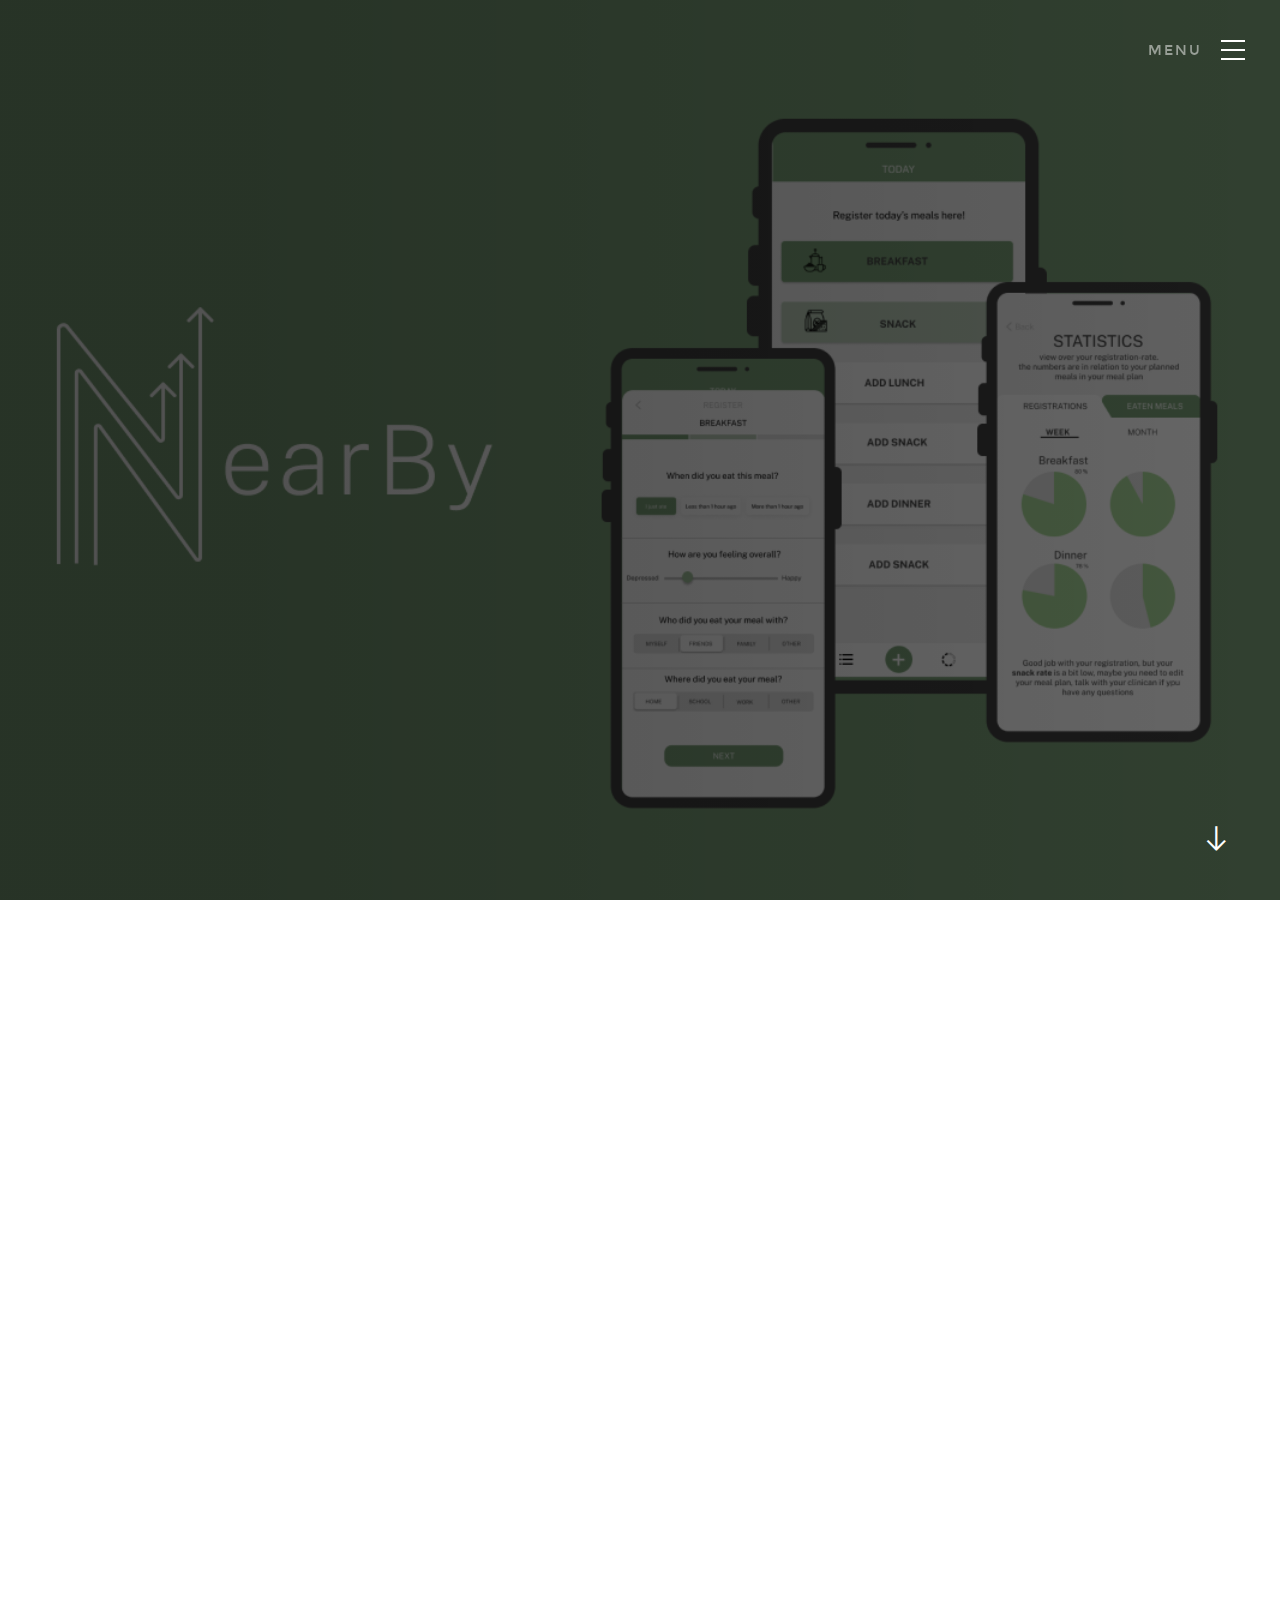
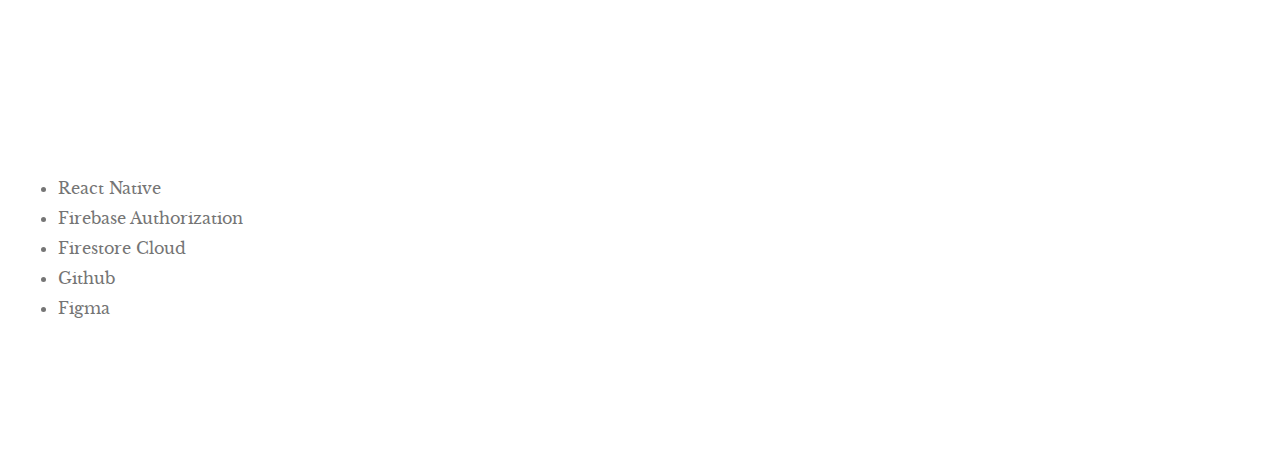
<file: projects/nearby.html>
<!DOCTYPE html>
<!--[if IE 8 ]><html class="no-js oldie ie8" lang="en"> <![endif]-->
<!--[if IE 9 ]><html class="no-js oldie ie9" lang="en"> <![endif]-->
<!--[if (gte IE 9)|!(IE)]><!--><html class="no-js" lang="en"> <!--<![endif]-->
<head>

    <!--- basic page needs
   ================================================== -->
   <meta charset="utf-8">
   <title>Lovisa Forsberg</title>
   <meta name="description" content="">  
   <meta name="author" content="">

  <!-- mobile specific metas
  ================================================== -->
   <meta name="viewport" content="width=device-width, initial-scale=1, maximum-scale=1">

    <!-- CSS
  ================================================== -->
  <link rel="stylesheet" href="../css/base.css">
  <link rel="stylesheet" href="../css/vendor.css">  
  <link rel="stylesheet" href="../css/main.css">  

  <!-- script
  ================================================== -->
   <script src="../js/modernizr.js"></script>
   <script src="../js/pace.min.js"></script>

  <!-- favicons
   ================================================== -->
   <link rel="shortcut icon" href="favicon.ico" type="image/x-icon">
   <link rel="icon" href="/images/icon_lf.png">

</head>

<body id="top">
    <header> 

        <!--
            <div class="header-logo">
              <a href="index.html">Howdy</a>
           </div> 
        -->
           
    
            <a id="header-menu-trigger" href="#0">
                 <span class="header-menu-text">Menu</span>
                  <span class="header-menu-icon"></span>
            </a> 
    
            <nav id="menu-nav-wrap">
    
                <a href="#0" class="close-button" title="close"><span>Close</span></a>	
    
               <h3>Menu</h3>  
    
                <ul class="nav-list">
                    <li><a href="../index.html" title="">Home</a></li>
                    <!--<li><a class="smoothscroll" href="#skills" title="">Skills</a></li>-->
                    <!--<li><a class="smoothscroll" href="#credentials" title="">Experience</a></li>-->
                    <li><a class="smoothscroll" href="#portfolio" title="">Projects</a>
                        <ul>
                            <li><a href="/lovisaforsberg.github.io/projects/smwedding.html" title="">Wedding prints & website</a></li>
                            <li><a href="/lovisaforsberg.github.io/projects/thesis.html" title="">Master thesis</a></li>
                            <li><a href="/lovisaforsberg.github.io/projects/course.html" title="">Coursearch</a></li>
                            <li><a href="/lovisaforsberg.github.io/projects/flight.html" title="">KTH Flight</a></li>
                            <li><a href="/lovisaforsberg.github.io/projects/nearby.html" title="">Nearby</a></li>
                            <li><a href="/lovisaforsberg.github.io/projects/trip.html" title="">TripDoodler</a></li>
                            <li><a href="/lovisaforsberg.github.io/projects/ikea.html" title="">IKEA Assembly</a></li>


                        </ul>
                    
                    </li>
    
                    <!--<li><a class="smoothscroll" href="#stats" title="">Stats</a></li>	-->			
                    <!--<li><a class="smoothscroll" href="#contact" title="">Contact</a></li>	-->					
                </ul>	
    
                <ul class="header-social-list">
                    <li>
                        <a href="https://www.linkedin.com/in/lovisa-forsberg-55a511136/" target="_blank"><i class="fa fa-linkedin-square"></i></a>
                    </li>
                    <li>
                        <a href="https://github.com/lovisaforsberg" target="_blank"><i class="fa fa-github"></i></a>
                    </li>
                   <li>
                       <a href="mailto: lovisa.forsberg1@gmail.com"><i class="fa fa-envelope"></i></a>
                   </li>
               
              </ul>		
    
            </nav>  <!-- end #menu-nav-wrap -->
    
        </header> <!-- end header -->  
    
    <section id="project" style="background-image: url(../images/projects/nearby.png);">

        <div class="overlay"></div><div class="gradient-overlay"></div>
 
        <div class="home-content-table">	

            <div class="home-content-tablecell">
                <div class="row">
                    <div class="col-twelve">		   			
                           <div class="home-bottom-text">
 
                               <h3 class="animate-intro">Advanced Project in Digital Media Engineering</h3>
                               <h1 class="animate-intro">
                                NearBy
                               </h1>
 
                           </div> <!-- end home-bottom-text -->
                    </div> <!-- end col-twelve --> 
                </div> <!-- end row --> 
            </div> <!-- end home-content-tablecell --> 		   
         </div> <!-- end home-content-table -->
 
         <a href="#about" class="scroll-icon smoothscroll">		
            <span class="icon-DownArrow"></span>
         </a>	
    
    </section> <!-- end home -->

    <section id="description">

        <div class="description-profile-bg"></div>
 
        <div class="about-wrap">
 
            <div class="about-profile">
 
                <div class="description-profile-bg"></div>
 
                 <div class="intro">
                     <h3 class="animate-this">Mobile Development | UX Design</h3>
                    <h1 class="animate-this">NearBy</h1>
 
                    <p class="lead animate-this">This project was part of the course Advanced Project in Digital Media Engineering at DTU (Technical University of Denmark) and resulted in a mobile application that could help patients with eating disorder to follow thier online treatment.</p>					
                 </div>
                 <h4 class="animate-this">About the process</h4>
                <p class="animate-this">
                    The project was made by a group of 3 students in collaboration with Stockholm Center for Eating Disorders and their online treatment platform NÄRA.
                </p>
                 <h4 class="animate-this">Learning Objectives</h4>
                <p class="animate-this">
                    One challenge with this project was to balance the design process and the development process in a agile way in just a few weeks. 
                    Many iterations of the design had to be made as a result of user testing and close contact with the stakeholders at Stockholm Center for Eating Disorders
                </p>
 

                <h4 class="animate-this">Tools</h4>
                <p class="animate-this">
                    <li>React Native</li>
                    <li>Firebase Authorization</li>
                    <li>Firestore Cloud</li>
                    <li>Github</li>
                    <li>Figma</li>
                </p>
 			
 
            </div> <!-- end about-profile  -->
            <div class="about-services">

				<div class="intro">
	   			<h3 class="animate-this">Media</h3>
	   			<h1 class="animate-this" style="color:black">How it looked</h1>

               </div>

               <img class="animate-this" src="../images/nearby/nearby1.png" alt="Nearby">  
               <img class="animate-this" src="../images/nearby/nearby2.png" alt="Nearby">  
               <iframe class="animate-this" src="https://www.youtube.com/embed/av-5mtDGoqw" frameborder="0" allow="accelerometer; autoplay; clipboard-write; encrypted-media; gyroscope; picture-in-picture" allowfullscreen></iframe>
               <p>
                <!--<a href="https://flight-kth.firebaseapp.com/" target="_blank" class="button full-width animate-this" style="background-color:#ebebeb;">Go to Project Website</a>-->
            </p>                

   			 			

   		</div> <!-- end about-services  -->   
 
        </div>
        
        </section>
        


    <!-- Java Script
   ================================================== --> 
   <script src="../js/jquery-2.1.3.min.js"></script>
   <script src="../js/plugins.js"></script>
   <script src="../js/main.js"></script>

</body>
</file>
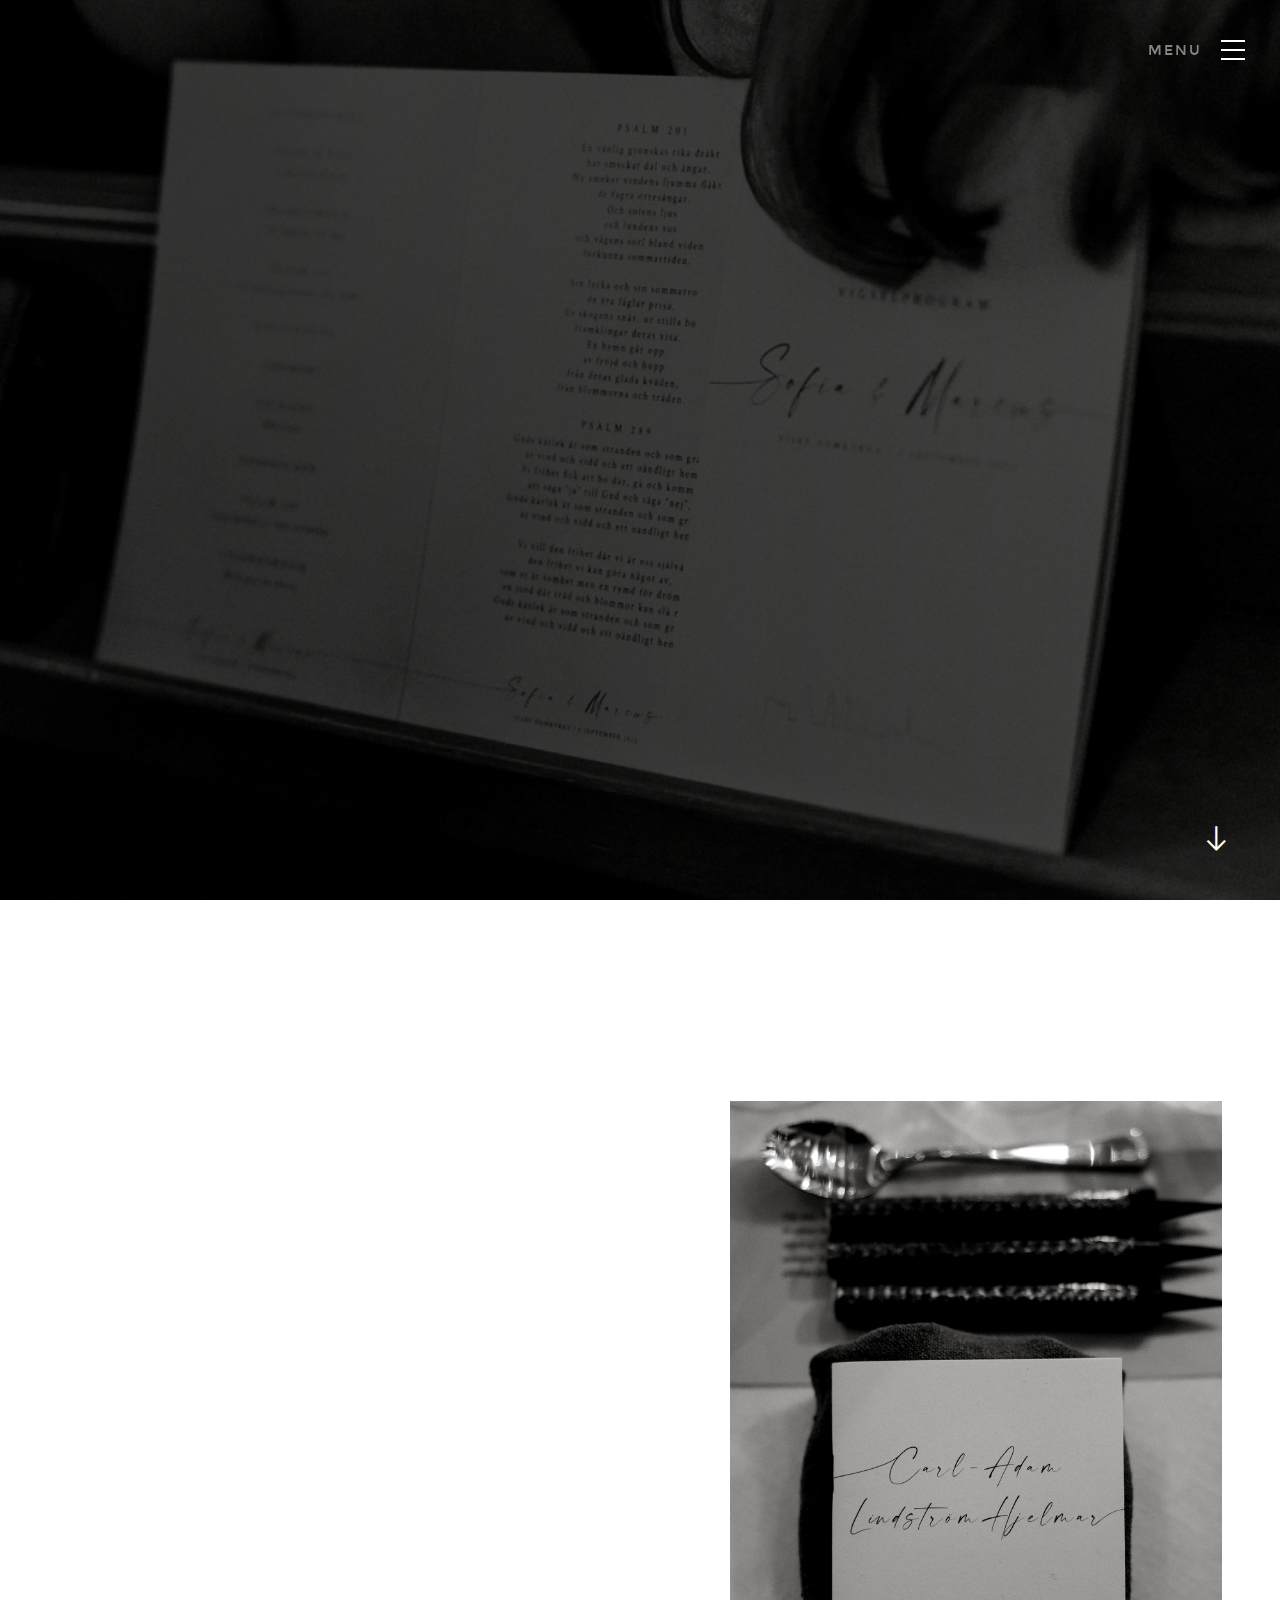
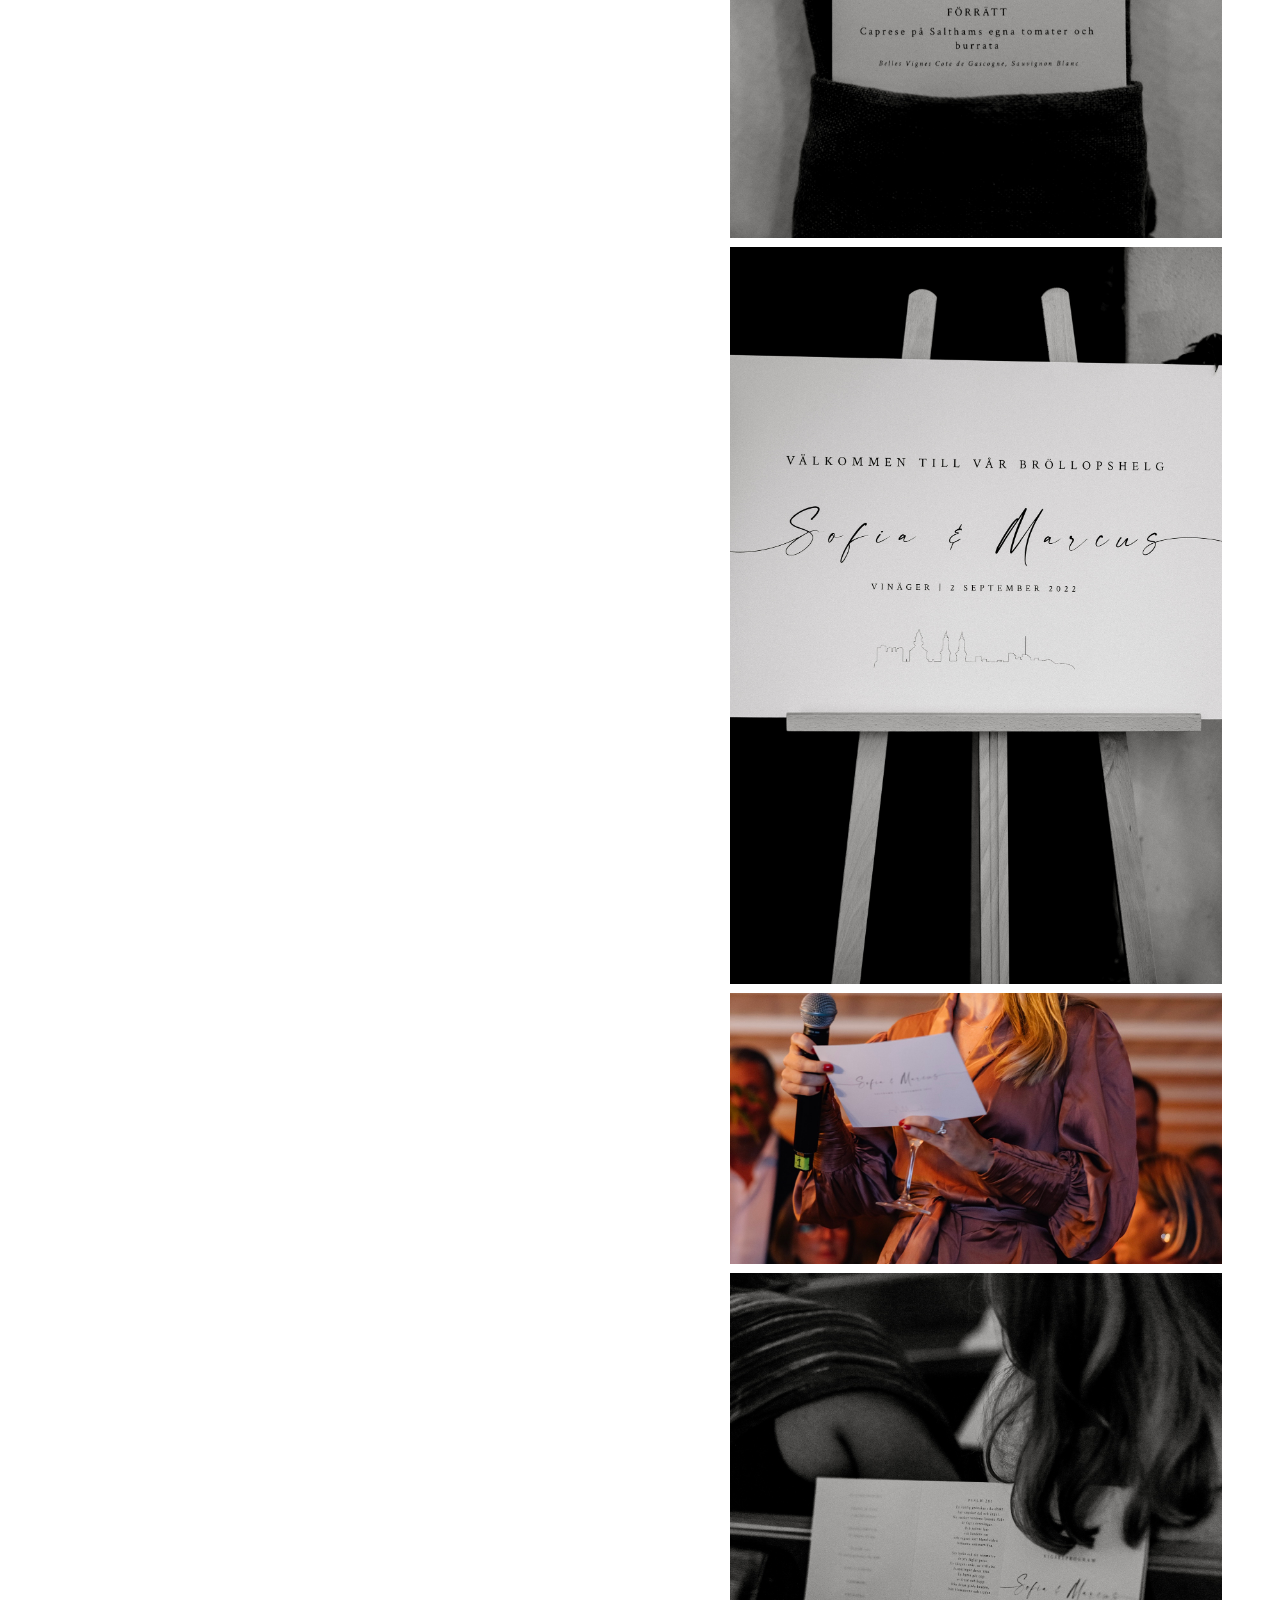
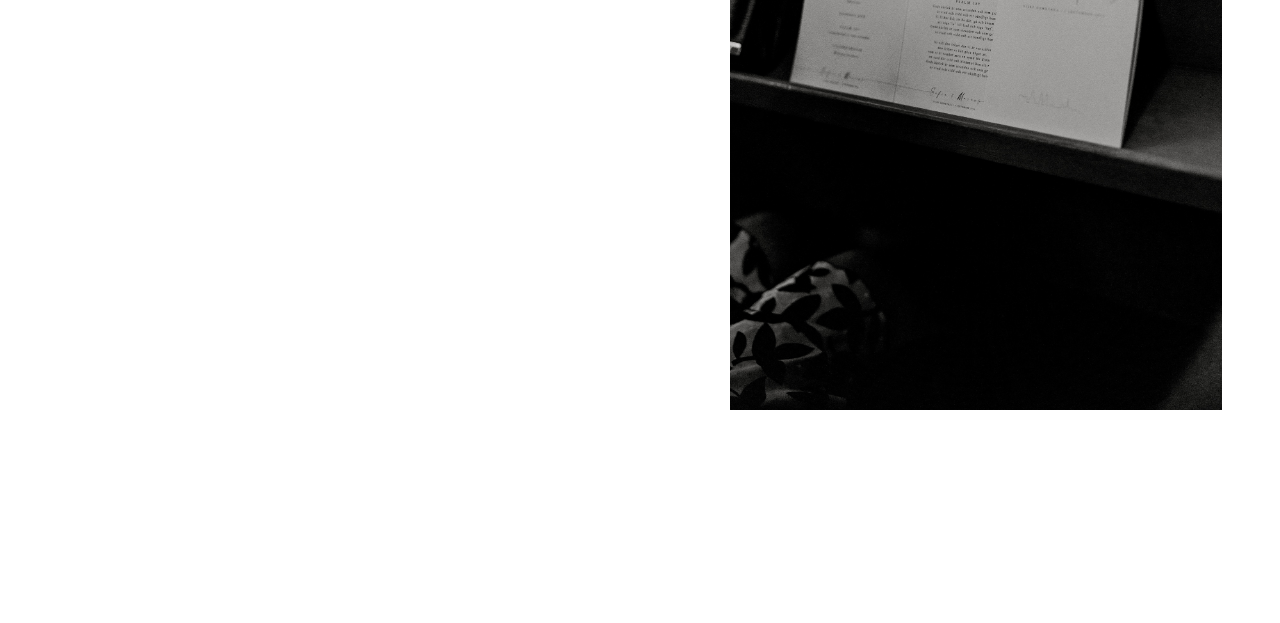
<file: projects/smwedding.html>
<!DOCTYPE html>
<!--[if IE 8 ]><html class="no-js oldie ie8" lang="en"> <![endif]-->
<!--[if IE 9 ]><html class="no-js oldie ie9" lang="en"> <![endif]-->
<!--[if (gte IE 9)|!(IE)]><!--><html class="no-js" lang="en"> <!--<![endif]-->
<head>

    <!--- basic page needs
   ================================================== -->
   <meta charset="utf-8">
   <title>Lovisa Forsberg</title>
   <meta name="description" content="">  
   <meta name="author" content="">

  <!-- mobile specific metas
  ================================================== -->
   <meta name="viewport" content="width=device-width, initial-scale=1, maximum-scale=1">

    <!-- CSS
  ================================================== -->
  <link rel="stylesheet" href="../css/base.css">
  <link rel="stylesheet" href="../css/vendor.css">  
  <link rel="stylesheet" href="../css/main.css">  

  <!-- script
  ================================================== -->
   <script src="../js/modernizr.js"></script>
   <script src="../js/pace.min.js"></script>

  <!-- favicons
   ================================================== -->
   <link rel="shortcut icon" href="favicon.ico" type="image/x-icon">
   <link rel="icon" href="/images/icon_lf.png">

</head>

<body id="top">

    <header> 

        <!--
            <div class="header-logo">
              <a href="index.html">Howdy</a>
           </div> 
        -->
           
    
            <a id="header-menu-trigger" href="#0">
                 <span class="header-menu-text">Menu</span>
                  <span class="header-menu-icon"></span>
            </a> 
    
            <nav id="menu-nav-wrap">
    
                <a href="#0" class="close-button" title="close"><span>Close</span></a>	
    
               <h3>Menu</h3>  
    
                <ul class="nav-list">
                    <li><a href="../index.html" title="">Home</a></li>
                    <!--<li><a class="smoothscroll" href="#skills" title="">Skills</a></li>-->
                    <!--<li><a class="smoothscroll" href="#credentials" title="">Experience</a></li>-->
                    <li><a class="smoothscroll" href="#portfolio" title="">Projects</a>
                        <ul>
                            <li><a href="/projects/smwedding.html" title="">Wedding prints & website</a></li>
                            <li><a href="/lovisaforsberg.github.io/projects/thesis.html" title="">Master thesis</a></li>
                            <li><a href="/lovisaforsberg.github.io/projects/course.html" title="">Coursearch</a></li>
                            <li><a href="/lovisaforsberg.github.io/projects/flight.html" title="">KTH Flight</a></li>
                            <li><a href="/lovisaforsberg.github.io/projects/nearby.html" title="">Nearby</a></li>
                            <li><a href="/lovisaforsberg.github.io/projects/trip.html" title="">TripDoodler</a></li>
                            <li><a href="/lovisaforsberg.github.io/projects/ikea.html" title="">IKEA Assembly</a></li>


                        </ul>
                    
                    </li>
    
                    <!--<li><a class="smoothscroll" href="#stats" title="">Stats</a></li>	-->			
                    <!--<li><a class="smoothscroll" href="#contact" title="">Contact</a></li>	-->					
                </ul>	
    
                <ul class="header-social-list">
                    <li>
                        <a href="https://www.linkedin.com/in/lovisa-forsberg-55a511136/" target="_blank"><i class="fa fa-linkedin-square"></i></a>
                    </li>
                    <li>
                        <a href="https://github.com/lovisaforsberg" target="_blank"><i class="fa fa-github"></i></a>
                    </li>
                   <li>
                       <a href="mailto: lovisa.forsberg1@gmail.com"><i class="fa fa-envelope"></i></a>
                   </li>
               
              </ul>		
    
            </nav>  <!-- end #menu-nav-wrap -->
    
        </header> <!-- end header -->  

    
        <section id="project" style="background-image: url(../images/smwedding/sm_frame2.png);">

        <div class="overlay"></div><div class="gradient-overlay"></div>
 
        <div class="home-content-table">	

            <div class="home-content-tablecell">
                <div class="row">
                    <div class="col-twelve">		   			
                           <div class="home-bottom-text">
 
                               <h3 class="animate-intro">Web development | Graphic design | Visual identity</h3>
                               <h1 class="animate-intro">
                             Wedding prints & website
                               </h1>	
 
                           </div> <!-- end home-bottom-text -->
                    </div> <!-- end col-twelve --> 
                </div> <!-- end row --> 
            </div> <!-- end home-content-tablecell --> 		   
         </div> <!-- end home-content-table -->
 
         <a href="#about" class="scroll-icon smoothscroll">		
            <span class="icon-DownArrow"></span>
         </a>	
    
    </section> <!-- end home -->

    <section id="description">

        <div class="description-profile-bg"></div>
 
        <div class="about-wrap">
 
            <div class="about-profile">
 
                <div class="description-profile-bg"></div>
 
                 <div class="intro">
                     <h3 class="animate-this">Web development | Graphic design | Visual identity</h3>
                    <h1 class="animate-this">Wedding prints & website</h1>
 
                    <p class="lead animate-this">I created the visual identity, prints and designed and developed a website for a wedding.</p>					
                 </div>
                 <h4 class="animate-this">About</h4>
                <p class="animate-this">
                    
                    Designed and developed a <a href="https://smwedding-2696f.web.app/">website</a> used as invitation for the guests of a wedding. 
                    Developed a visual identity that would suite a september wedding at Gotland and fit the requirements of the bridal couple. The identity influenced all prints such as invitation, dinner menu and agenda for wedding ceremony.
                </br></br>
                    <i>Note that although the website is responsive and works for both mobile and desktop, it is best suited for mobile use</i>

                </p>


                <h4 class="animate-this">Tools</h4>
                <p class="animate-this">
                    The prints was designed and created in Figma. However, some elements such as a thin skyline was created in adobe photoshop.
                    The website was created mainly using HTML and css since the style and layout was more important than interactions and functionality.
                </p>
 			
 
            </div> <!-- end about-profile  -->
            <div class="about-services">

				<div class="intro">
	   			<h3 class="animate-this">Media</h3>
	   			<h1 class="animate-this" style="color:black">How it looked</h1>

   			</div>
               <img src="../images/smwedding/sm_menu.JPG" alt="smwedding">	
               <img src="../images/smwedding/sm_skyltmingel.JPG" alt="smwedding"> 
               <img src="../images/smwedding/sm_manus.jpg" alt="smwedding"> 
               <img src="../images/smwedding/sm_vigsel.JPG" alt="smwedding"> 


               <p>
                <a href="https://smwedding-2696f.web.app/" target="_blank" class="button full-width animate-this" style="background-color:#ebebeb;">Go to Website</a>

               

            </p>                

   			 			

   		</div> <!-- end about-services  -->   
 
        </div>
        
        </section>
        


    <!-- Java Script
   ================================================== --> 
   <script src="../js/jquery-2.1.3.min.js"></script>
   <script src="../js/plugins.js"></script>
   <script src="../js/main.js"></script>

</body>
</file>
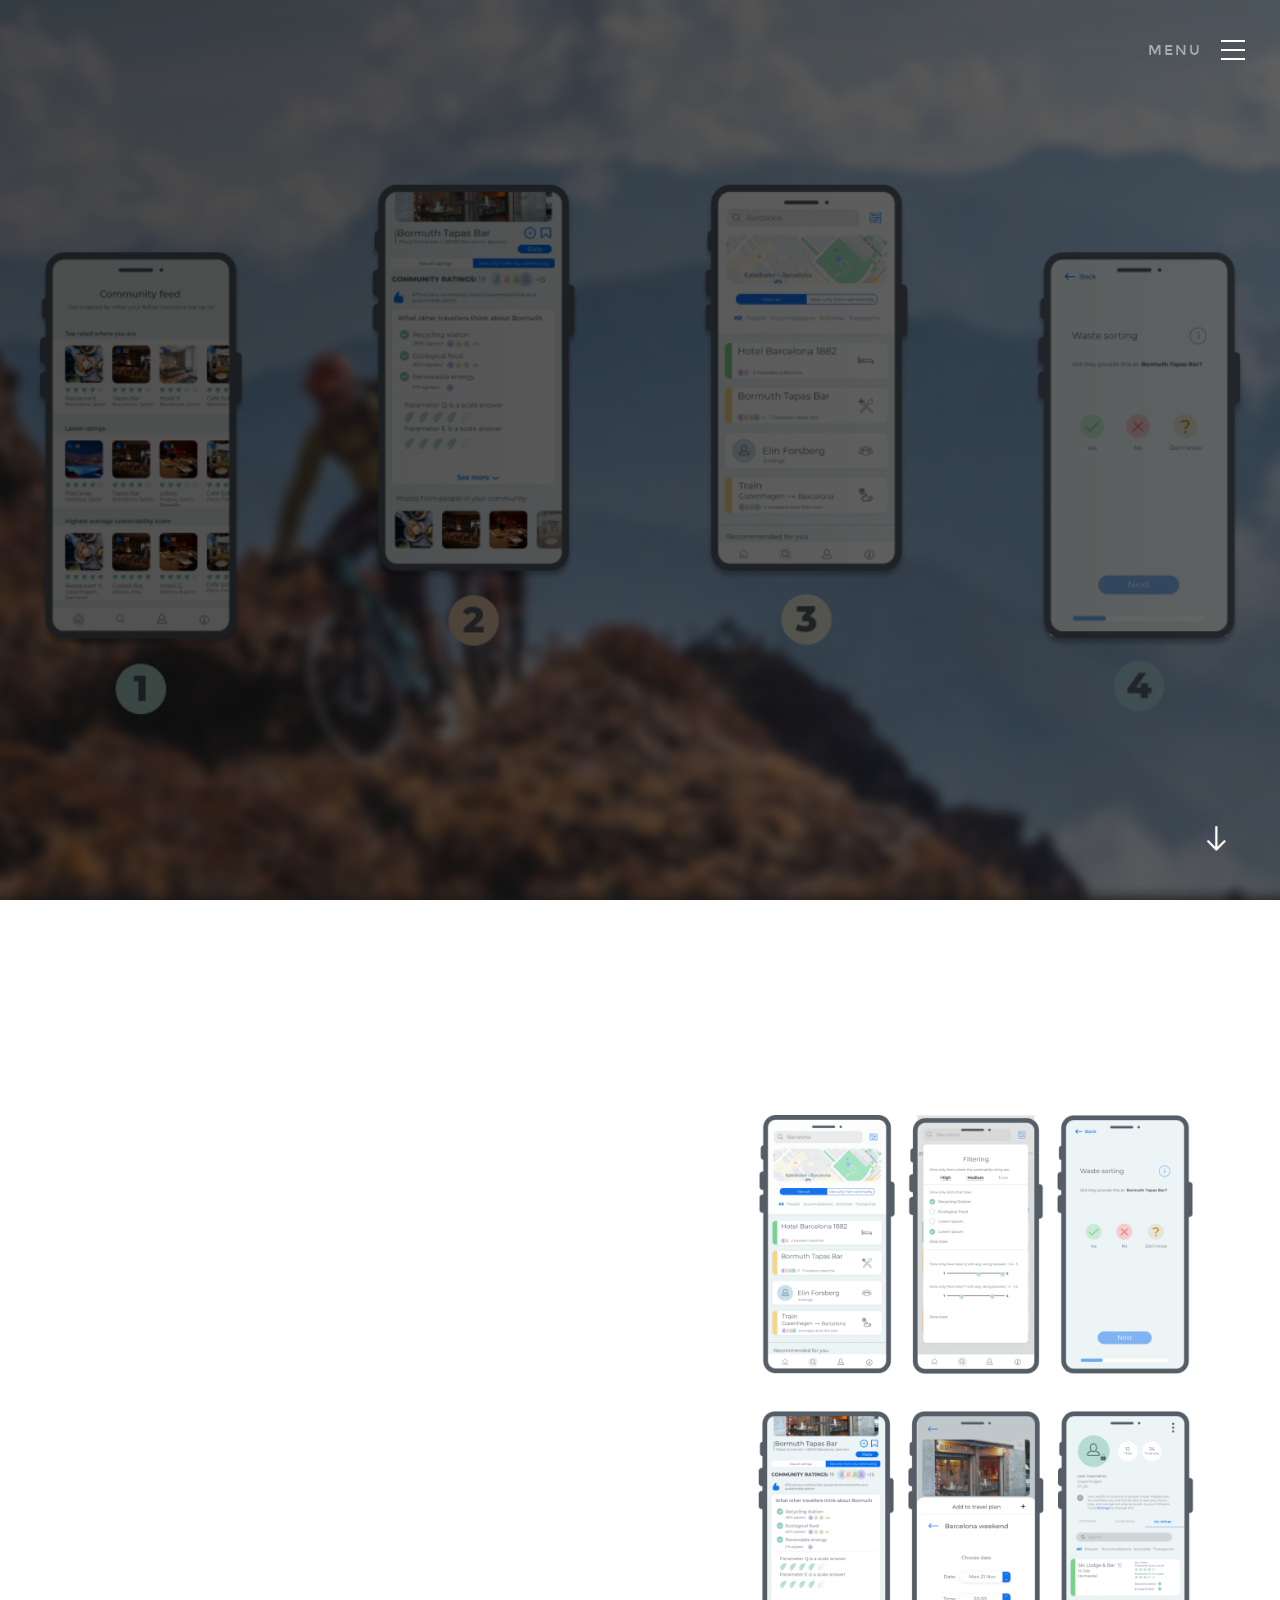
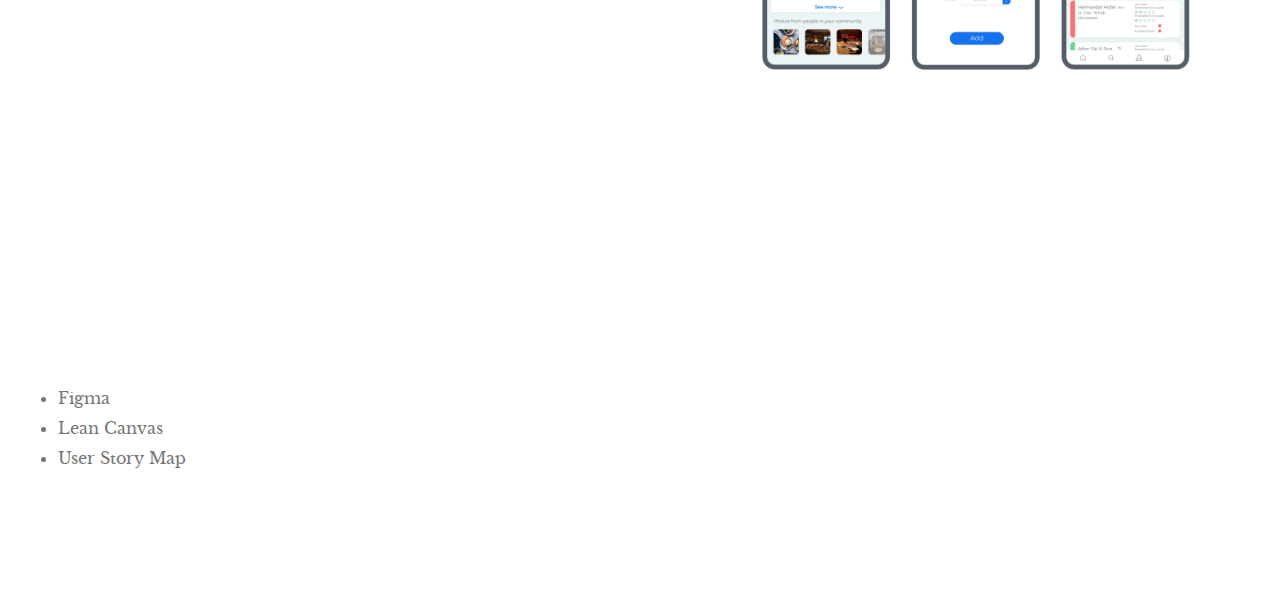
<file: projects/trip.html>
<!DOCTYPE html>
<!--[if IE 8 ]><html class="no-js oldie ie8" lang="en"> <![endif]-->
<!--[if IE 9 ]><html class="no-js oldie ie9" lang="en"> <![endif]-->
<!--[if (gte IE 9)|!(IE)]><!--><html class="no-js" lang="en"> <!--<![endif]-->
<head>

    <!--- basic page needs
   ================================================== -->
   <meta charset="utf-8">
   <title>Lovisa Forsberg</title>
   <meta name="description" content="">  
   <meta name="author" content="">

  <!-- mobile specific metas
  ================================================== -->
   <meta name="viewport" content="width=device-width, initial-scale=1, maximum-scale=1">

    <!-- CSS
  ================================================== -->
  <link rel="stylesheet" href="../css/base.css">
  <link rel="stylesheet" href="../css/vendor.css">  
  <link rel="stylesheet" href="../css/main.css">  

  <!-- script
  ================================================== -->
   <script src="../js/modernizr.js"></script>
   <script src="../js/pace.min.js"></script>

  <!-- favicons
   ================================================== -->
   <link rel="shortcut icon" href="favicon.ico" type="image/x-icon">
   <link rel="icon" href="/images/icon_lf.png">

</head>

<body id="top">

    <header> 

        <!--
            <div class="header-logo">
              <a href="index.html">Howdy</a>
           </div> 
        -->
           
    
            <a id="header-menu-trigger" href="#0">
                 <span class="header-menu-text">Menu</span>
                  <span class="header-menu-icon"></span>
            </a> 
    
            <nav id="menu-nav-wrap">
    
                <a href="#0" class="close-button" title="close"><span>Close</span></a>	
    
               <h3>Menu</h3>  
    
                <ul class="nav-list">
                    <li><a href="../index.html" title="">Home</a></li>
                    <!--<li><a class="smoothscroll" href="#skills" title="">Skills</a></li>-->
                    <!--<li><a class="smoothscroll" href="#credentials" title="">Experience</a></li>-->
                    <li><a class="smoothscroll" href="#portfolio" title="">Projects</a>
                        <ul>
                            <li><a href="smwedding.html" title="">Wedding prints & website</a></li>
                            <li><a href="/lovisaforsberg.github.io/projects/thesis.html" title="">Master thesis</a></li>
                            <li><a href="/lovisaforsberg.github.io/projects/course.html" title="">Coursearch</a></li>
                            <li><a href="/lovisaforsberg.github.io/projects/flight.html" title="">KTH Flight</a></li>
                            <li><a href="/lovisaforsberg.github.io/projects/nearby.html" title="">Nearby</a></li>
                            <li><a href="/lovisaforsberg.github.io/projects/trip.html" title="">TripDoodler</a></li>
                            <li><a href="/lovisaforsberg.github.io/projects/ikea.html" title="">IKEA Assembly</a></li>


                        </ul>
                    
                    </li>
    
                    <!--<li><a class="smoothscroll" href="#stats" title="">Stats</a></li>	-->			
                    <!--<li><a class="smoothscroll" href="#contact" title="">Contact</a></li>	-->					
                </ul>	
    
                <ul class="header-social-list">
                    <li>
                        <a href="https://www.linkedin.com/in/lovisa-forsberg-55a511136/" target="_blank"><i class="fa fa-linkedin-square"></i></a>
                    </li>
                    <li>
                        <a href="https://github.com/lovisaforsberg" target="_blank"><i class="fa fa-github"></i></a>
                    </li>
                   <li>
                       <a href="mailto: lovisa.forsberg1@gmail.com"><i class="fa fa-envelope"></i></a>
                   </li>
               
              </ul>		
    
            </nav>  <!-- end #menu-nav-wrap -->
    
        </header> <!-- end header -->  

    
    <section id="project" style="background-image: url(../images/projects/tripdoodler.png);">

        <div class="overlay"></div><div class="gradient-overlay"></div>
 
        <div class="home-content-table">	

            <div class="home-content-tablecell">
                <div class="row">
                    <div class="col-twelve">		   			
                           <div class="home-bottom-text">
 
                               <h3 class="animate-intro">UX Design Prototyping</h3>
                               <h1 class="animate-intro">
                             TripDoodler
                               </h1>	
 
                           </div> <!-- end home-bottom-text -->
                    </div> <!-- end col-twelve --> 
                </div> <!-- end row --> 
            </div> <!-- end home-content-tablecell --> 		   
         </div> <!-- end home-content-table -->
 
         <a href="#about" class="scroll-icon smoothscroll">		
            <span class="icon-DownArrow"></span>
         </a>	
    
    </section> <!-- end home -->

    <section id="description">

        <div class="description-profile-bg"></div>
 
        <div class="about-wrap">
 
            <div class="about-profile">
 
                <div class="description-profile-bg"></div>
 
                 <div class="intro">
                     <h3 class="animate-this">UX/UI Design</h3>
                    <h1 class="animate-this">TripDoodler</h1>
 
                    <p class="lead animate-this">
                        This project was a collaboration with the danish startup company <a href="https://tripdoodler.com/">TripDoodler</a>  with the aim to help people plan their travels in a sustainable way and make it easier to make spontaneous decisions on-the-go.
                    </p>					
                 </div>
                 <h4 class="animate-this">About the process</h4>
                <p class="animate-this">
                    The project followed an agile design process with one week sprints for five weeks. Each iteration included validations and the final delivery was a clickable prototype.
                    The project was the final assignment in the course UX Design Prototyping at DTU (Technical University of Denmark.)
                </p>
                 <h4 class="animate-this">Learning Objectives</h4>
                <p class="animate-this">
                    The course covered variuos methods for UX design such as creating user story maps and lean canvas, communicating through a landing page, different validation methods and creating wireframes.
                    In the project, all of theses methods were used and iterated on. 
                </p>

                <p class="animate-this">
                    Since the project was a collaboration with a startup company it was crucial to take their needs and demands into account while taking the professional role as a UX Designer consultant.
                </p>
 
                <h4 class="animate-this">Tools</h4>
                <p class="animate-this">
                    <li>Figma</li>
                    <li>Lean Canvas</li>
                    <li>User Story Map</li>
                </p>
 			
 
            </div> <!-- end about-profile  -->
            <div class="about-services">

				<div class="intro">
	   			<h3 class="animate-this">Media</h3>
	   			<h1 class="animate-this" style="color:black">How it looked</h1>

   			</div>
               <img src="../images/trip/trip1.png" alt="TripDoodler">	    
               <img src="../images/trip/trip2.png" alt="TripDoodler">  
               <p>
                <a href="https://www.figma.com/proto/6fIwnmAAley0iGVa4oK2Jl/UX-project---tripDoodler?node-id=750%3A675&scaling=scale-down" target="_blank" class="button full-width animate-this" style="background-color:#ebebeb;">Go to Prototype</a>
            </p>                

   			 			

   		</div> <!-- end about-services  -->   
 
        </div>
        
        </section>
        


    <!-- Java Script
   ================================================== --> 
   <script src="../js/jquery-2.1.3.min.js"></script>
   <script src="../js/plugins.js"></script>
   <script src="../js/main.js"></script>

</body>
</file>
<file: css/base.css>
/* =================================================================== 
 *
 *  Howdy v1.0 Base Stylesheet
 *  08-13-2016
 *  ------------------------------------------------------------------
 *
 *  TOC:
 *  01. reset
 *  02. basic/base setup styles
 *  03. grid
 *  04. block grids
 *  05. MISC
 *
 * =================================================================== */


/* ===================================================================
 *  01. reset - normalize.css v3.0.2 | MIT License | git.io/normalize
 *
 * ------------------------------------------------------------------- */
html {
	font-family: sans-serif;
	-ms-text-size-adjust: 100%;
	-webkit-text-size-adjust: 100%;
}

body {
	margin: 0;
}

article,
aside,
details,
figcaption,
figure,
footer,
header,
hgroup,
main,
menu,
nav,
section,
summary {
	display: block;
}

audio,
canvas,
progress,
video {
	display: inline-block;
	vertical-align: baseline;
}

audio:not([controls]) {
	display: none;
	height: 0;
}

[hidden],
template {
	display: none;
}

a {
	background: transparent;
}

a:active,
a:hover {
	outline: 0;
}

abbr[title] {
	border-bottom: 1px dotted;
}

b,
strong {
	font-weight: bold;
}

dfn {
	font-style: italic;
}

h1 {
	font-size: 2em;
	margin: 0.67em 0;
}

mark {
	background: #ff0;
	color: #000;
}

small {
	font-size: 80%;
}

sub,
sup {
	font-size: 75%;
	line-height: 0;
	position: relative;
	vertical-align: baseline;
}

sup {
	top: -0.5em;
}

sub {
	bottom: -0.25em;
}

img {
	border: 0;
}

svg:not(:root) {
	overflow: hidden;
}

figure {
	margin: 1em 40px;
}

hr {
	-moz-box-sizing: content-box;
	box-sizing: content-box;
	height: 0;
}

pre {
	overflow: auto;
}

code,
kbd,
pre,
samp {
	font-family: monospace, monospace;
	font-size: 1em;
}

button,
input,
optgroup,
select,
textarea {
	color: inherit;
	font: inherit;
	margin: 0;
}

button {
	overflow: visible;
}

button,
select {
	text-transform: none;
}

button,
html input[type="button"],
input[type="reset"],
input[type="submit"] {
	-webkit-appearance: button;
	cursor: pointer;
}

button[disabled],
html input[disabled] {
	cursor: default;
}

button::-moz-focus-inner,
input::-moz-focus-inner {
	border: 0;
	padding: 0;
}

input {
	line-height: normal;
}

input[type="checkbox"],
input[type="radio"] {
	box-sizing: border-box;
	padding: 0;
}

input[type="number"]::-webkit-inner-spin-button,
input[type="number"]::-webkit-outer-spin-button {
	height: auto;
}

input[type="search"] {
	-webkit-appearance: textfield;
	-moz-box-sizing: content-box;
	-webkit-box-sizing: content-box;
	box-sizing: content-box;
}

input[type="search"]::-webkit-search-cancel-button,
input[type="search"]::-webkit-search-decoration {
	-webkit-appearance: none;
}

fieldset {
	border: 1px solid #c0c0c0;
	margin: 0 2px;
	padding: 0.35em 0.625em 0.75em;
}

legend {
	border: 0;
	padding: 0;
}

textarea {
	overflow: auto;
}

optgroup {
	font-weight: bold;
}

table {
	border-collapse: collapse;
	border-spacing: 0;
}

td,
th {
	padding: 0;
}


/* ===================================================================
 *  02. basic/base setup styles - (_basic.scss)
 *
 * ------------------------------------------------------------------- */
html {
	font-size: 62.5%;
	box-sizing: border-box;
}

*,
*::before,
*::after {
	box-sizing: inherit;
}

body {
	font-weight: normal;
	line-height: 1;
	text-rendering: optimizeLegibility;
	word-wrap: break-word;
	-webkit-overflow-scrolling: touch;
	-webkit-text-size-adjust: none;
}

body,
input,
button {
	-moz-osx-font-smoothing: grayscale;
	-webkit-font-smoothing: antialiased;
}

/* ------------------------------------------------------------------- 
 * Media - (_basic.scss)
 * ------------------------------------------------------------------- */
img,
video {
	max-width: 100%;
	height: auto;
}

/* ------------------------------------------------------------------- 
 * Typography resets - (_basic.scss)
 * ------------------------------------------------------------------- */
div, dl, dt, dd, ul, ol, li, h1, h2, h3, h4, h5, h6, pre, form, p, blockquote, th, td {
	margin: 0;
	padding: 0;
}

h1, h2, h3, h4, h5, h6 {
	-webkit-font-variant-ligatures: common-ligatures;
	-moz-font-variant-ligatures: common-ligatures;
	font-variant-ligatures: common-ligatures;
	text-rendering: optimizeLegibility;
}

em,
i {
	font-style: italic;
	line-height: inherit;
}

strong,
b {
	font-weight: bold;
	line-height: inherit;
}

small {
	font-size: 60%;
	line-height: inherit;
}

ol,
ul {
	list-style: none;
}

li {
	display: block;
}

/* ------------------------------------------------------------------- 
 * links - (_basic.scss)
 * ------------------------------------------------------------------- */
a {
	text-decoration: none;
	line-height: inherit;
}

a img {
	border: none;
}

/* ------------------------------------------------------------------- 
 * inputs - (_basic.scss)
 * ------------------------------------------------------------------- */
fieldset {
	margin: 0;
	padding: 0;
}

input[type="email"],
input[type="number"],
input[type="search"],
input[type="text"],
input[type="tel"],
input[type="url"],
input[type="password"],
textarea {
	-webkit-appearance: none;
	-moz-appearance: none;
	-ms-appearance: none;
	-o-appearance: none;
	appearance: none;
}

/* ===================================================================
 *  03. grid - (_grid.scss)
 *
 * ------------------------------------------------------------------- */
.row {
	width: 94%;
	max-width: 1170px;
	margin: 0 auto;
}

.row:before,
.row:after {
	content: "";
	display: table;
}

.row:after {
	clear: both;
}

.row .row {
	width: auto;
	max-width: none;
	margin-left: -20px;
	margin-right: -20px;
}

[class*="col-"],
.bgrid {
	float: left;
}

[class*="col-"] + [class*="col-"].end {
	float: right;
}

[class*="col-"] {
	padding: 0 20px;
}

.col-one {
	width: 8.33333%;
}

.col-two,
.col-1-6 {
	width: 16.66667%;
}

.col-three,
.col-1-4 {
	width: 25%;
}

.col-four,
.col-1-3 {
	width: 33.33333%;
}

.col-five {
	width: 41.66667%;
}

.col-six,
.col-1-2 {
	width: 50%;
}

.col-seven {
	width: 58.33333%;
}

.col-eight,
.col-2-3 {
	width: 66.66667%;
}

.col-nine,
.col-3-4 {
	width: 75%;
}

.col-ten,
.col-5-6 {
	width: 83.33333%;
}

.col-eleven {
	width: 91.66667%;
}

.col-twelve,
.col-full {
	width: 100%;
}

/* ------------------------------------------------------------------- 
 * small screens - (_grid.scss)
 * ------------------------------------------------------------------- */
@media screen and (max-width:1024px) {
	.row .row {
		margin-left: -18px;
		margin-right: -18px;
	}

	[class*="col-"] {
		padding: 0 18px;
	}

}

/* ------------------------------------------------------------------- 
 * tablets - (_grid.scss)
 * ------------------------------------------------------------------- */
@media screen and (max-width:768px) {
	.row {
		width: auto;
		padding-left: 30px;
		padding-right: 30px;
	}

	.row .row {
		padding-left: 0;
		padding-right: 0;
		margin-left: -15px;
		margin-right: -15px;
	}

	[class*="col-"] {
		padding: 0 15px;
	}

	.tab-1-4 {
		width: 25%;
	}

	.tab-1-3 {
		width: 33.33333%;
	}

	.tab-1-2 {
		width: 50%;
	}

	.tab-2-3 {
		width: 66.66667%;
	}

	.tab-3-4 {
		width: 75%;
	}

	.tab-full {
		width: 100%;
	}

}

/* ------------------------------------------------------------------- 
 * large mobile devices - (_grid.scss)
 * ------------------------------------------------------------------- */
@media screen and (max-width:600px) {
	.row {
		padding-left: 25px;
		padding-right: 25px;
	}

	.row .row {
		margin-left: -10px;
		margin-right: -10px;
	}

	[class*="col-"] {
		padding: 0 10px;
	}

	.mob-1-4 {
		width: 25%;
	}

	.mob-1-2 {
		width: 50%;
	}

	.mob-3-4 {
		width: 75%;
	}

	.mob-full {
		width: 100%;
	}

}

/* ------------------------------------------------------------------- 
 * small mobile devices - (_grid.scss)
 * ------------------------------------------------------------------- */
@media screen and (max-width:400px) {
	.row .row {
		padding-left: 0;
		padding-right: 0;
		margin-left: 0;
		margin-right: 0;
	}

	[class*="col-"] {
		width: 100% !important;
		float: none !important;
		clear: both !important;
		margin-left: 0;
		margin-right: 0;
		padding: 0;
	}

	[class*="col-"] + [class*="col-"].end {
		float: none;
	}

}

/* ===================================================================
 *  04. block grids - (_grid.scss)
 *
 * ------------------------------------------------------------------- */
[class*="block-"]:before,
[class*="block-"]:after {
	content: "";
	display: table;
}

[class*="block-"]:after {
	clear: both;
}

.block-1-6 .bgrid {
	width: 16.66667%;
}

.block-1-4 .bgrid {
	width: 25%;
}

.block-1-3 .bgrid {
	width: 33.33333%;
}

.block-1-2 .bgrid {
	width: 50%;
}

/**
 * Clearing for block grid columns. Allow columns with 
 * different heights to align properly.
 */
.block-1-6 .bgrid:nth-child(6n+1),
.block-1-4 .bgrid:nth-child(4n+1),
.block-1-3 .bgrid:nth-child(3n+1),
.block-1-2 .bgrid:nth-child(2n+1) {
	clear: both;
}

/* ------------------------------------------------------------------- 
 * small screens - (_grid.scss)
 * ------------------------------------------------------------------- */
@media screen and (max-width:1024px) {
	.block-s-1-6 .bgrid {
		width: 16.66667%;
	}

	.block-s-1-4 .bgrid {
		width: 25%;
	}

	.block-s-1-3 .bgrid {
		width: 33.33333%;
	}

	.block-s-1-2 .bgrid {
		width: 50%;
	}

	.block-s-full .bgrid {
		width: 100%;
		clear: both;
	}

	[class*="block-s-"] .bgrid:nth-child(n) {
		clear: none;
	}

	.block-s-1-6 .bgrid:nth-child(6n+1),
	.block-s-1-4 .bgrid:nth-child(4n+1),
	.block-s-1-3 .bgrid:nth-child(3n+1),
	.block-s-1-2 .bgrid:nth-child(2n+1) {
		clear: both;
	}

}

/* ------------------------------------------------------------------- 
 * tablets - (_grid.scss)
 * ------------------------------------------------------------------- */
@media screen and (max-width:768px) {
	.block-tab-1-6 .bgrid {
		width: 16.66667%;
	}

	.block-tab-1-4 .bgrid {
		width: 25%;
	}

	.block-tab-1-3 .bgrid {
		width: 33.33333%;
	}

	.block-tab-1-2 .bgrid {
		width: 50%;
	}

	.block-tab-full .bgrid {
		width: 100%;
		clear: both;
	}

	[class*="block-tab-"] .bgrid:nth-child(n) {
		clear: none;
	}

	.block-tab-1-6 .bgrid:nth-child(6n+1),
	.block-tab-1-4 .bgrid:nth-child(4n+1),
	.block-tab-1-3 .bgrid:nth-child(3n+1),
	.block-tab-1-2 .bgrid:nth-child(2n+1) {
		clear: both;
	}

}

/* ------------------------------------------------------------------- 
 * large mobile devices - (_grid.scss)
 * ------------------------------------------------------------------- */
@media screen and (max-width:600px) {
	.block-mob-1-6 .bgrid {
		width: 16.66667%;
	}

	.block-mob-1-4 .bgrid {
		width: 25%;
	}

	.block-mob-1-3 .bgrid {
		width: 33.33333%;
	}

	.block-mob-1-2 .bgrid {
		width: 50%;
	}

	.block-mob-full .bgrid {
		width: 100%;
		clear: both;
	}

	[class*="block-mob-"] .bgrid:nth-child(n) {
		clear: none;
	}

	.block-mob-1-6 .bgrid:nth-child(6n+1),
	.block-mob-1-4 .bgrid:nth-child(4n+1),
	.block-mob-1-3 .bgrid:nth-child(3n+1),
	.block-mob-1-2 .bgrid:nth-child(2n+1) {
		clear: both;
	}

}

/* ------------------------------------------------------------------- 
 * stack on small mobile devices - (_grid.scss)
 * ------------------------------------------------------------------- */
@media screen and (max-width:400px) {
	.stack .bgrid {
		width: 100% !important;
		float: none !important;
		clear: both !important;
		margin-left: 0;
		margin-right: 0;
	}

}

/* ===================================================================
 *  05. MISC  - (_grid.scss)
 *
 * ------------------------------------------------------------------- */

/* Clearing - (http://nicolasgallagher.com/micro-clearfix-hack/
 */
.group:before,
.group:after {
	content: "";
	display: table;
}

.group:after {
	clear: both;
}

/* Misc Helper Styles 
 */
.hide {
	display: none;
}

.invisible {
	visibility: hidden;
}

.antialiased {
	-webkit-font-smoothing: antialiased;
	-moz-osx-font-smoothing: grayscale;
}

.overflow-hidden {
	overflow: hidden;
}

.remove-bottom {
	margin-bottom: 0;
}

.half-bottom {
	margin-bottom: 1.5rem !important;
}

.add-bottom {
	margin-bottom: 3rem !important;
}

.no-border {
	border: none;
}

.full-width {
	width: 100%;
}

.text-center {
	text-align: center;
}

.text-left {
	text-align: left;
}

.text-right {
	text-align: right;
}

.pull-left {
	float: left;
}

.pull-right {
	float: right;
}

.align-center {
	margin-left: auto;
	margin-right: auto;
	text-align: center;
}
</file>
<file: css/vendor.css>
/* =================================================================== 
 *
 *  Howdy v1.0 Vendor/Third Party CSS 
 *  08-13-2016
 *  ------------------------------------------------------------------
 *
 *  TOC:
 *  01. Animate.css
 *  02. Lightgallery.css
 *
 * =================================================================== */


/* -------------------------------------------------------------------
 * 01. 
 * Animate.css - http://daneden.me/animate
 * Licensed under the MIT license - http://opensource.org/licenses/MIT
 *
 * Copyright (c) 2015 Daniel Eden
 * =================================================================== */

.animated {
	-webkit-animation-duration: 1s;
	animation-duration: 1s;
	-webkit-animation-fill-mode: both;
	animation-fill-mode: both;
}

.animated.infinite {
	-webkit-animation-iteration-count: infinite;
	animation-iteration-count: infinite;
}

.animated.hinge {
	-webkit-animation-duration: 2s;
	animation-duration: 2s;
}

.animated.bounceIn,
.animated.bounceOut,
.animated.flipOutX,
.animated.flipOutY {
	-webkit-animation-duration: .75s;
	animation-duration: .75s;
}

@-webkit-keyframes bounce {
	20%,
	53%,
	80%,
	from,
	to {
		-webkit-animation-timing-function: cubic-bezier(0.215, 0.61, 0.355, 1);
		animation-timing-function: cubic-bezier(0.215, 0.61, 0.355, 1);
		-webkit-transform: translate3d(0, 0, 0);
		transform: translate3d(0, 0, 0);
	}

	40%,
	43% {
		-webkit-animation-timing-function: cubic-bezier(0.755, 0.05, 0.855, 0.06);
		animation-timing-function: cubic-bezier(0.755, 0.05, 0.855, 0.06);
		-webkit-transform: translate3d(0, -30px, 0);
		transform: translate3d(0, -30px, 0);
	}

	70% {
		-webkit-animation-timing-function: cubic-bezier(0.755, 0.05, 0.855, 0.06);
		animation-timing-function: cubic-bezier(0.755, 0.05, 0.855, 0.06);
		-webkit-transform: translate3d(0, -15px, 0);
		transform: translate3d(0, -15px, 0);
	}

	90% {
		-webkit-transform: translate3d(0, -4px, 0);
		transform: translate3d(0, -4px, 0);
	}

}

@keyframes bounce {
	20%,
	53%,
	80%,
	from,
	to {
		-webkit-animation-timing-function: cubic-bezier(0.215, 0.61, 0.355, 1);
		animation-timing-function: cubic-bezier(0.215, 0.61, 0.355, 1);
		-webkit-transform: translate3d(0, 0, 0);
		transform: translate3d(0, 0, 0);
	}

	40%,
	43% {
		-webkit-animation-timing-function: cubic-bezier(0.755, 0.05, 0.855, 0.06);
		animation-timing-function: cubic-bezier(0.755, 0.05, 0.855, 0.06);
		-webkit-transform: translate3d(0, -30px, 0);
		transform: translate3d(0, -30px, 0);
	}

	70% {
		-webkit-animation-timing-function: cubic-bezier(0.755, 0.05, 0.855, 0.06);
		animation-timing-function: cubic-bezier(0.755, 0.05, 0.855, 0.06);
		-webkit-transform: translate3d(0, -15px, 0);
		transform: translate3d(0, -15px, 0);
	}

	90% {
		-webkit-transform: translate3d(0, -4px, 0);
		transform: translate3d(0, -4px, 0);
	}

}

.bounce {
	-webkit-animation-name: bounce;
	animation-name: bounce;
	-webkit-transform-origin: center bottom;
	transform-origin: center bottom;
}

@-webkit-keyframes flash {
	50%,
	from,
	to {
		opacity: 1;
	}

	25%,
	75% {
		opacity: 0;
	}

}

@keyframes flash {
	50%,
	from,
	to {
		opacity: 1;
	}

	25%,
	75% {
		opacity: 0;
	}

}

.flash {
	-webkit-animation-name: flash;
	animation-name: flash;
}

@-webkit-keyframes pulse {
	from {
		-webkit-transform: scale3d(1, 1, 1);
		transform: scale3d(1, 1, 1);
	}

	50% {
		-webkit-transform: scale3d(1.05, 1.05, 1.05);
		transform: scale3d(1.05, 1.05, 1.05);
	}

	to {
		-webkit-transform: scale3d(1, 1, 1);
		transform: scale3d(1, 1, 1);
	}

}

@keyframes pulse {
	from {
		-webkit-transform: scale3d(1, 1, 1);
		transform: scale3d(1, 1, 1);
	}

	50% {
		-webkit-transform: scale3d(1.05, 1.05, 1.05);
		transform: scale3d(1.05, 1.05, 1.05);
	}

	to {
		-webkit-transform: scale3d(1, 1, 1);
		transform: scale3d(1, 1, 1);
	}

}

.pulse {
	-webkit-animation-name: pulse;
	animation-name: pulse;
}

@-webkit-keyframes rubberBand {
	from {
		-webkit-transform: scale3d(1, 1, 1);
		transform: scale3d(1, 1, 1);
	}

	30% {
		-webkit-transform: scale3d(1.25, 0.75, 1);
		transform: scale3d(1.25, 0.75, 1);
	}

	40% {
		-webkit-transform: scale3d(0.75, 1.25, 1);
		transform: scale3d(0.75, 1.25, 1);
	}

	50% {
		-webkit-transform: scale3d(1.15, 0.85, 1);
		transform: scale3d(1.15, 0.85, 1);
	}

	65% {
		-webkit-transform: scale3d(0.95, 1.05, 1);
		transform: scale3d(0.95, 1.05, 1);
	}

	75% {
		-webkit-transform: scale3d(1.05, 0.95, 1);
		transform: scale3d(1.05, 0.95, 1);
	}

	to {
		-webkit-transform: scale3d(1, 1, 1);
		transform: scale3d(1, 1, 1);
	}

}

@keyframes rubberBand {
	from {
		-webkit-transform: scale3d(1, 1, 1);
		transform: scale3d(1, 1, 1);
	}

	30% {
		-webkit-transform: scale3d(1.25, 0.75, 1);
		transform: scale3d(1.25, 0.75, 1);
	}

	40% {
		-webkit-transform: scale3d(0.75, 1.25, 1);
		transform: scale3d(0.75, 1.25, 1);
	}

	50% {
		-webkit-transform: scale3d(1.15, 0.85, 1);
		transform: scale3d(1.15, 0.85, 1);
	}

	65% {
		-webkit-transform: scale3d(0.95, 1.05, 1);
		transform: scale3d(0.95, 1.05, 1);
	}

	75% {
		-webkit-transform: scale3d(1.05, 0.95, 1);
		transform: scale3d(1.05, 0.95, 1);
	}

	to {
		-webkit-transform: scale3d(1, 1, 1);
		transform: scale3d(1, 1, 1);
	}

}

.rubberBand {
	-webkit-animation-name: rubberBand;
	animation-name: rubberBand;
}

@-webkit-keyframes shake {
	from,
	to {
		-webkit-transform: translate3d(0, 0, 0);
		transform: translate3d(0, 0, 0);
	}

	10%,
	30%,
	50%,
	70%,
	90% {
		-webkit-transform: translate3d(-10px, 0, 0);
		transform: translate3d(-10px, 0, 0);
	}

	20%,
	40%,
	60%,
	80% {
		-webkit-transform: translate3d(10px, 0, 0);
		transform: translate3d(10px, 0, 0);
	}

}

@keyframes shake {
	from,
	to {
		-webkit-transform: translate3d(0, 0, 0);
		transform: translate3d(0, 0, 0);
	}

	10%,
	30%,
	50%,
	70%,
	90% {
		-webkit-transform: translate3d(-10px, 0, 0);
		transform: translate3d(-10px, 0, 0);
	}

	20%,
	40%,
	60%,
	80% {
		-webkit-transform: translate3d(10px, 0, 0);
		transform: translate3d(10px, 0, 0);
	}

}

.shake {
	-webkit-animation-name: shake;
	animation-name: shake;
}

@-webkit-keyframes swing {
	20% {
		-webkit-transform: rotate3d(0, 0, 1, 15deg);
		transform: rotate3d(0, 0, 1, 15deg);
	}

	40% {
		-webkit-transform: rotate3d(0, 0, 1, -10deg);
		transform: rotate3d(0, 0, 1, -10deg);
	}

	60% {
		-webkit-transform: rotate3d(0, 0, 1, 5deg);
		transform: rotate3d(0, 0, 1, 5deg);
	}

	80% {
		-webkit-transform: rotate3d(0, 0, 1, -5deg);
		transform: rotate3d(0, 0, 1, -5deg);
	}

	to {
		-webkit-transform: rotate3d(0, 0, 1, 0deg);
		transform: rotate3d(0, 0, 1, 0deg);
	}

}

@keyframes swing {
	20% {
		-webkit-transform: rotate3d(0, 0, 1, 15deg);
		transform: rotate3d(0, 0, 1, 15deg);
	}

	40% {
		-webkit-transform: rotate3d(0, 0, 1, -10deg);
		transform: rotate3d(0, 0, 1, -10deg);
	}

	60% {
		-webkit-transform: rotate3d(0, 0, 1, 5deg);
		transform: rotate3d(0, 0, 1, 5deg);
	}

	80% {
		-webkit-transform: rotate3d(0, 0, 1, -5deg);
		transform: rotate3d(0, 0, 1, -5deg);
	}

	to {
		-webkit-transform: rotate3d(0, 0, 1, 0deg);
		transform: rotate3d(0, 0, 1, 0deg);
	}

}

.swing {
	-webkit-transform-origin: top center;
	transform-origin: top center;
	-webkit-animation-name: swing;
	animation-name: swing;
}

@-webkit-keyframes tada {
	from {
		-webkit-transform: scale3d(1, 1, 1);
		transform: scale3d(1, 1, 1);
	}

	10%,
	20% {
		-webkit-transform: scale3d(0.9, 0.9, 0.9) rotate3d(0, 0, 1, -3deg);
		transform: scale3d(0.9, 0.9, 0.9) rotate3d(0, 0, 1, -3deg);
	}

	30%,
	50%,
	70%,
	90% {
		-webkit-transform: scale3d(1.1, 1.1, 1.1) rotate3d(0, 0, 1, 3deg);
		transform: scale3d(1.1, 1.1, 1.1) rotate3d(0, 0, 1, 3deg);
	}

	40%,
	60%,
	80% {
		-webkit-transform: scale3d(1.1, 1.1, 1.1) rotate3d(0, 0, 1, -3deg);
		transform: scale3d(1.1, 1.1, 1.1) rotate3d(0, 0, 1, -3deg);
	}

	to {
		-webkit-transform: scale3d(1, 1, 1);
		transform: scale3d(1, 1, 1);
	}

}

@keyframes tada {
	from {
		-webkit-transform: scale3d(1, 1, 1);
		transform: scale3d(1, 1, 1);
	}

	10%,
	20% {
		-webkit-transform: scale3d(0.9, 0.9, 0.9) rotate3d(0, 0, 1, -3deg);
		transform: scale3d(0.9, 0.9, 0.9) rotate3d(0, 0, 1, -3deg);
	}

	30%,
	50%,
	70%,
	90% {
		-webkit-transform: scale3d(1.1, 1.1, 1.1) rotate3d(0, 0, 1, 3deg);
		transform: scale3d(1.1, 1.1, 1.1) rotate3d(0, 0, 1, 3deg);
	}

	40%,
	60%,
	80% {
		-webkit-transform: scale3d(1.1, 1.1, 1.1) rotate3d(0, 0, 1, -3deg);
		transform: scale3d(1.1, 1.1, 1.1) rotate3d(0, 0, 1, -3deg);
	}

	to {
		-webkit-transform: scale3d(1, 1, 1);
		transform: scale3d(1, 1, 1);
	}

}

.tada {
	-webkit-animation-name: tada;
	animation-name: tada;
}

@-webkit-keyframes wobble {
	from {
		-webkit-transform: none;
		transform: none;
	}

	15% {
		-webkit-transform: translate3d(-25%, 0, 0) rotate3d(0, 0, 1, -5deg);
		transform: translate3d(-25%, 0, 0) rotate3d(0, 0, 1, -5deg);
	}

	30% {
		-webkit-transform: translate3d(20%, 0, 0) rotate3d(0, 0, 1, 3deg);
		transform: translate3d(20%, 0, 0) rotate3d(0, 0, 1, 3deg);
	}

	45% {
		-webkit-transform: translate3d(-15%, 0, 0) rotate3d(0, 0, 1, -3deg);
		transform: translate3d(-15%, 0, 0) rotate3d(0, 0, 1, -3deg);
	}

	60% {
		-webkit-transform: translate3d(10%, 0, 0) rotate3d(0, 0, 1, 2deg);
		transform: translate3d(10%, 0, 0) rotate3d(0, 0, 1, 2deg);
	}

	75% {
		-webkit-transform: translate3d(-5%, 0, 0) rotate3d(0, 0, 1, -1deg);
		transform: translate3d(-5%, 0, 0) rotate3d(0, 0, 1, -1deg);
	}

	to {
		-webkit-transform: none;
		transform: none;
	}

}

@keyframes wobble {
	from {
		-webkit-transform: none;
		transform: none;
	}

	15% {
		-webkit-transform: translate3d(-25%, 0, 0) rotate3d(0, 0, 1, -5deg);
		transform: translate3d(-25%, 0, 0) rotate3d(0, 0, 1, -5deg);
	}

	30% {
		-webkit-transform: translate3d(20%, 0, 0) rotate3d(0, 0, 1, 3deg);
		transform: translate3d(20%, 0, 0) rotate3d(0, 0, 1, 3deg);
	}

	45% {
		-webkit-transform: translate3d(-15%, 0, 0) rotate3d(0, 0, 1, -3deg);
		transform: translate3d(-15%, 0, 0) rotate3d(0, 0, 1, -3deg);
	}

	60% {
		-webkit-transform: translate3d(10%, 0, 0) rotate3d(0, 0, 1, 2deg);
		transform: translate3d(10%, 0, 0) rotate3d(0, 0, 1, 2deg);
	}

	75% {
		-webkit-transform: translate3d(-5%, 0, 0) rotate3d(0, 0, 1, -1deg);
		transform: translate3d(-5%, 0, 0) rotate3d(0, 0, 1, -1deg);
	}

	to {
		-webkit-transform: none;
		transform: none;
	}

}

.wobble {
	-webkit-animation-name: wobble;
	animation-name: wobble;
}

@-webkit-keyframes jello {
	11.1%,
	from,
	to {
		-webkit-transform: none;
		transform: none;
	}

	22.2% {
		-webkit-transform: skewX(-12.5deg) skewY(-12.5deg);
		transform: skewX(-12.5deg) skewY(-12.5deg);
	}

	33.3% {
		-webkit-transform: skewX(6.25deg) skewY(6.25deg);
		transform: skewX(6.25deg) skewY(6.25deg);
	}

	44.4% {
		-webkit-transform: skewX(-3.125deg) skewY(-3.125deg);
		transform: skewX(-3.125deg) skewY(-3.125deg);
	}

	55.5% {
		-webkit-transform: skewX(1.5625deg) skewY(1.5625deg);
		transform: skewX(1.5625deg) skewY(1.5625deg);
	}

	66.6% {
		-webkit-transform: skewX(-0.78125deg) skewY(-0.78125deg);
		transform: skewX(-0.78125deg) skewY(-0.78125deg);
	}

	77.7% {
		-webkit-transform: skewX(0.39063deg) skewY(0.39063deg);
		transform: skewX(0.39063deg) skewY(0.39063deg);
	}

	88.8% {
		-webkit-transform: skewX(-0.19531deg) skewY(-0.19531deg);
		transform: skewX(-0.19531deg) skewY(-0.19531deg);
	}

}

@keyframes jello {
	11.1%,
	from,
	to {
		-webkit-transform: none;
		transform: none;
	}

	22.2% {
		-webkit-transform: skewX(-12.5deg) skewY(-12.5deg);
		transform: skewX(-12.5deg) skewY(-12.5deg);
	}

	33.3% {
		-webkit-transform: skewX(6.25deg) skewY(6.25deg);
		transform: skewX(6.25deg) skewY(6.25deg);
	}

	44.4% {
		-webkit-transform: skewX(-3.125deg) skewY(-3.125deg);
		transform: skewX(-3.125deg) skewY(-3.125deg);
	}

	55.5% {
		-webkit-transform: skewX(1.5625deg) skewY(1.5625deg);
		transform: skewX(1.5625deg) skewY(1.5625deg);
	}

	66.6% {
		-webkit-transform: skewX(-0.78125deg) skewY(-0.78125deg);
		transform: skewX(-0.78125deg) skewY(-0.78125deg);
	}

	77.7% {
		-webkit-transform: skewX(0.39063deg) skewY(0.39063deg);
		transform: skewX(0.39063deg) skewY(0.39063deg);
	}

	88.8% {
		-webkit-transform: skewX(-0.19531deg) skewY(-0.19531deg);
		transform: skewX(-0.19531deg) skewY(-0.19531deg);
	}

}

.jello {
	-webkit-animation-name: jello;
	animation-name: jello;
	-webkit-transform-origin: center;
	transform-origin: center;
}

@-webkit-keyframes bounceIn {
	20%,
	40%,
	60%,
	80%,
	from,
	to {
		-webkit-animation-timing-function: cubic-bezier(0.215, 0.61, 0.355, 1);
		animation-timing-function: cubic-bezier(0.215, 0.61, 0.355, 1);
	}

	0% {
		opacity: 0;
		-webkit-transform: scale3d(0.3, 0.3, 0.3);
		transform: scale3d(0.3, 0.3, 0.3);
	}

	20% {
		-webkit-transform: scale3d(1.1, 1.1, 1.1);
		transform: scale3d(1.1, 1.1, 1.1);
	}

	40% {
		-webkit-transform: scale3d(0.9, 0.9, 0.9);
		transform: scale3d(0.9, 0.9, 0.9);
	}

	60% {
		opacity: 1;
		-webkit-transform: scale3d(1.03, 1.03, 1.03);
		transform: scale3d(1.03, 1.03, 1.03);
	}

	80% {
		-webkit-transform: scale3d(0.97, 0.97, 0.97);
		transform: scale3d(0.97, 0.97, 0.97);
	}

	to {
		opacity: 1;
		-webkit-transform: scale3d(1, 1, 1);
		transform: scale3d(1, 1, 1);
	}

}

@keyframes bounceIn {
	20%,
	40%,
	60%,
	80%,
	from,
	to {
		-webkit-animation-timing-function: cubic-bezier(0.215, 0.61, 0.355, 1);
		animation-timing-function: cubic-bezier(0.215, 0.61, 0.355, 1);
	}

	0% {
		opacity: 0;
		-webkit-transform: scale3d(0.3, 0.3, 0.3);
		transform: scale3d(0.3, 0.3, 0.3);
	}

	20% {
		-webkit-transform: scale3d(1.1, 1.1, 1.1);
		transform: scale3d(1.1, 1.1, 1.1);
	}

	40% {
		-webkit-transform: scale3d(0.9, 0.9, 0.9);
		transform: scale3d(0.9, 0.9, 0.9);
	}

	60% {
		opacity: 1;
		-webkit-transform: scale3d(1.03, 1.03, 1.03);
		transform: scale3d(1.03, 1.03, 1.03);
	}

	80% {
		-webkit-transform: scale3d(0.97, 0.97, 0.97);
		transform: scale3d(0.97, 0.97, 0.97);
	}

	to {
		opacity: 1;
		-webkit-transform: scale3d(1, 1, 1);
		transform: scale3d(1, 1, 1);
	}

}

.bounceIn {
	-webkit-animation-name: bounceIn;
	animation-name: bounceIn;
}

@-webkit-keyframes bounceInDown {
	60%,
	75%,
	90%,
	from,
	to {
		-webkit-animation-timing-function: cubic-bezier(0.215, 0.61, 0.355, 1);
		animation-timing-function: cubic-bezier(0.215, 0.61, 0.355, 1);
	}

	0% {
		opacity: 0;
		-webkit-transform: translate3d(0, -3000px, 0);
		transform: translate3d(0, -3000px, 0);
	}

	60% {
		opacity: 1;
		-webkit-transform: translate3d(0, 25px, 0);
		transform: translate3d(0, 25px, 0);
	}

	75% {
		-webkit-transform: translate3d(0, -10px, 0);
		transform: translate3d(0, -10px, 0);
	}

	90% {
		-webkit-transform: translate3d(0, 5px, 0);
		transform: translate3d(0, 5px, 0);
	}

	to {
		-webkit-transform: none;
		transform: none;
	}

}

@keyframes bounceInDown {
	60%,
	75%,
	90%,
	from,
	to {
		-webkit-animation-timing-function: cubic-bezier(0.215, 0.61, 0.355, 1);
		animation-timing-function: cubic-bezier(0.215, 0.61, 0.355, 1);
	}

	0% {
		opacity: 0;
		-webkit-transform: translate3d(0, -3000px, 0);
		transform: translate3d(0, -3000px, 0);
	}

	60% {
		opacity: 1;
		-webkit-transform: translate3d(0, 25px, 0);
		transform: translate3d(0, 25px, 0);
	}

	75% {
		-webkit-transform: translate3d(0, -10px, 0);
		transform: translate3d(0, -10px, 0);
	}

	90% {
		-webkit-transform: translate3d(0, 5px, 0);
		transform: translate3d(0, 5px, 0);
	}

	to {
		-webkit-transform: none;
		transform: none;
	}

}

.bounceInDown {
	-webkit-animation-name: bounceInDown;
	animation-name: bounceInDown;
}

@-webkit-keyframes bounceInLeft {
	60%,
	75%,
	90%,
	from,
	to {
		-webkit-animation-timing-function: cubic-bezier(0.215, 0.61, 0.355, 1);
		animation-timing-function: cubic-bezier(0.215, 0.61, 0.355, 1);
	}

	0% {
		opacity: 0;
		-webkit-transform: translate3d(-3000px, 0, 0);
		transform: translate3d(-3000px, 0, 0);
	}

	60% {
		opacity: 1;
		-webkit-transform: translate3d(25px, 0, 0);
		transform: translate3d(25px, 0, 0);
	}

	75% {
		-webkit-transform: translate3d(-10px, 0, 0);
		transform: translate3d(-10px, 0, 0);
	}

	90% {
		-webkit-transform: translate3d(5px, 0, 0);
		transform: translate3d(5px, 0, 0);
	}

	to {
		-webkit-transform: none;
		transform: none;
	}

}

@keyframes bounceInLeft {
	60%,
	75%,
	90%,
	from,
	to {
		-webkit-animation-timing-function: cubic-bezier(0.215, 0.61, 0.355, 1);
		animation-timing-function: cubic-bezier(0.215, 0.61, 0.355, 1);
	}

	0% {
		opacity: 0;
		-webkit-transform: translate3d(-3000px, 0, 0);
		transform: translate3d(-3000px, 0, 0);
	}

	60% {
		opacity: 1;
		-webkit-transform: translate3d(25px, 0, 0);
		transform: translate3d(25px, 0, 0);
	}

	75% {
		-webkit-transform: translate3d(-10px, 0, 0);
		transform: translate3d(-10px, 0, 0);
	}

	90% {
		-webkit-transform: translate3d(5px, 0, 0);
		transform: translate3d(5px, 0, 0);
	}

	to {
		-webkit-transform: none;
		transform: none;
	}

}

.bounceInLeft {
	-webkit-animation-name: bounceInLeft;
	animation-name: bounceInLeft;
}

@-webkit-keyframes bounceInRight {
	60%,
	75%,
	90%,
	from,
	to {
		-webkit-animation-timing-function: cubic-bezier(0.215, 0.61, 0.355, 1);
		animation-timing-function: cubic-bezier(0.215, 0.61, 0.355, 1);
	}

	from {
		opacity: 0;
		-webkit-transform: translate3d(3000px, 0, 0);
		transform: translate3d(3000px, 0, 0);
	}

	60% {
		opacity: 1;
		-webkit-transform: translate3d(-25px, 0, 0);
		transform: translate3d(-25px, 0, 0);
	}

	75% {
		-webkit-transform: translate3d(10px, 0, 0);
		transform: translate3d(10px, 0, 0);
	}

	90% {
		-webkit-transform: translate3d(-5px, 0, 0);
		transform: translate3d(-5px, 0, 0);
	}

	to {
		-webkit-transform: none;
		transform: none;
	}

}

@keyframes bounceInRight {
	60%,
	75%,
	90%,
	from,
	to {
		-webkit-animation-timing-function: cubic-bezier(0.215, 0.61, 0.355, 1);
		animation-timing-function: cubic-bezier(0.215, 0.61, 0.355, 1);
	}

	from {
		opacity: 0;
		-webkit-transform: translate3d(3000px, 0, 0);
		transform: translate3d(3000px, 0, 0);
	}

	60% {
		opacity: 1;
		-webkit-transform: translate3d(-25px, 0, 0);
		transform: translate3d(-25px, 0, 0);
	}

	75% {
		-webkit-transform: translate3d(10px, 0, 0);
		transform: translate3d(10px, 0, 0);
	}

	90% {
		-webkit-transform: translate3d(-5px, 0, 0);
		transform: translate3d(-5px, 0, 0);
	}

	to {
		-webkit-transform: none;
		transform: none;
	}

}

.bounceInRight {
	-webkit-animation-name: bounceInRight;
	animation-name: bounceInRight;
}

@-webkit-keyframes bounceInUp {
	60%,
	75%,
	90%,
	from,
	to {
		-webkit-animation-timing-function: cubic-bezier(0.215, 0.61, 0.355, 1);
		animation-timing-function: cubic-bezier(0.215, 0.61, 0.355, 1);
	}

	from {
		opacity: 0;
		-webkit-transform: translate3d(0, 3000px, 0);
		transform: translate3d(0, 3000px, 0);
	}

	60% {
		opacity: 1;
		-webkit-transform: translate3d(0, -20px, 0);
		transform: translate3d(0, -20px, 0);
	}

	75% {
		-webkit-transform: translate3d(0, 10px, 0);
		transform: translate3d(0, 10px, 0);
	}

	90% {
		-webkit-transform: translate3d(0, -5px, 0);
		transform: translate3d(0, -5px, 0);
	}

	to {
		-webkit-transform: translate3d(0, 0, 0);
		transform: translate3d(0, 0, 0);
	}

}

@keyframes bounceInUp {
	60%,
	75%,
	90%,
	from,
	to {
		-webkit-animation-timing-function: cubic-bezier(0.215, 0.61, 0.355, 1);
		animation-timing-function: cubic-bezier(0.215, 0.61, 0.355, 1);
	}

	from {
		opacity: 0;
		-webkit-transform: translate3d(0, 3000px, 0);
		transform: translate3d(0, 3000px, 0);
	}

	60% {
		opacity: 1;
		-webkit-transform: translate3d(0, -20px, 0);
		transform: translate3d(0, -20px, 0);
	}

	75% {
		-webkit-transform: translate3d(0, 10px, 0);
		transform: translate3d(0, 10px, 0);
	}

	90% {
		-webkit-transform: translate3d(0, -5px, 0);
		transform: translate3d(0, -5px, 0);
	}

	to {
		-webkit-transform: translate3d(0, 0, 0);
		transform: translate3d(0, 0, 0);
	}

}

.bounceInUp {
	-webkit-animation-name: bounceInUp;
	animation-name: bounceInUp;
}

@-webkit-keyframes bounceOut {
	20% {
		-webkit-transform: scale3d(0.9, 0.9, 0.9);
		transform: scale3d(0.9, 0.9, 0.9);
	}

	50%,
	55% {
		opacity: 1;
		-webkit-transform: scale3d(1.1, 1.1, 1.1);
		transform: scale3d(1.1, 1.1, 1.1);
	}

	to {
		opacity: 0;
		-webkit-transform: scale3d(0.3, 0.3, 0.3);
		transform: scale3d(0.3, 0.3, 0.3);
	}

}

@keyframes bounceOut {
	20% {
		-webkit-transform: scale3d(0.9, 0.9, 0.9);
		transform: scale3d(0.9, 0.9, 0.9);
	}

	50%,
	55% {
		opacity: 1;
		-webkit-transform: scale3d(1.1, 1.1, 1.1);
		transform: scale3d(1.1, 1.1, 1.1);
	}

	to {
		opacity: 0;
		-webkit-transform: scale3d(0.3, 0.3, 0.3);
		transform: scale3d(0.3, 0.3, 0.3);
	}

}

.bounceOut {
	-webkit-animation-name: bounceOut;
	animation-name: bounceOut;
}

@-webkit-keyframes bounceOutDown {
	20% {
		-webkit-transform: translate3d(0, 10px, 0);
		transform: translate3d(0, 10px, 0);
	}

	40%,
	45% {
		opacity: 1;
		-webkit-transform: translate3d(0, -20px, 0);
		transform: translate3d(0, -20px, 0);
	}

	to {
		opacity: 0;
		-webkit-transform: translate3d(0, 2000px, 0);
		transform: translate3d(0, 2000px, 0);
	}

}

@keyframes bounceOutDown {
	20% {
		-webkit-transform: translate3d(0, 10px, 0);
		transform: translate3d(0, 10px, 0);
	}

	40%,
	45% {
		opacity: 1;
		-webkit-transform: translate3d(0, -20px, 0);
		transform: translate3d(0, -20px, 0);
	}

	to {
		opacity: 0;
		-webkit-transform: translate3d(0, 2000px, 0);
		transform: translate3d(0, 2000px, 0);
	}

}

.bounceOutDown {
	-webkit-animation-name: bounceOutDown;
	animation-name: bounceOutDown;
}

@-webkit-keyframes bounceOutLeft {
	20% {
		opacity: 1;
		-webkit-transform: translate3d(20px, 0, 0);
		transform: translate3d(20px, 0, 0);
	}

	to {
		opacity: 0;
		-webkit-transform: translate3d(-2000px, 0, 0);
		transform: translate3d(-2000px, 0, 0);
	}

}

@keyframes bounceOutLeft {
	20% {
		opacity: 1;
		-webkit-transform: translate3d(20px, 0, 0);
		transform: translate3d(20px, 0, 0);
	}

	to {
		opacity: 0;
		-webkit-transform: translate3d(-2000px, 0, 0);
		transform: translate3d(-2000px, 0, 0);
	}

}

.bounceOutLeft {
	-webkit-animation-name: bounceOutLeft;
	animation-name: bounceOutLeft;
}

@-webkit-keyframes bounceOutRight {
	20% {
		opacity: 1;
		-webkit-transform: translate3d(-20px, 0, 0);
		transform: translate3d(-20px, 0, 0);
	}

	to {
		opacity: 0;
		-webkit-transform: translate3d(2000px, 0, 0);
		transform: translate3d(2000px, 0, 0);
	}

}

@keyframes bounceOutRight {
	20% {
		opacity: 1;
		-webkit-transform: translate3d(-20px, 0, 0);
		transform: translate3d(-20px, 0, 0);
	}

	to {
		opacity: 0;
		-webkit-transform: translate3d(2000px, 0, 0);
		transform: translate3d(2000px, 0, 0);
	}

}

.bounceOutRight {
	-webkit-animation-name: bounceOutRight;
	animation-name: bounceOutRight;
}

@-webkit-keyframes bounceOutUp {
	20% {
		-webkit-transform: translate3d(0, -10px, 0);
		transform: translate3d(0, -10px, 0);
	}

	40%,
	45% {
		opacity: 1;
		-webkit-transform: translate3d(0, 20px, 0);
		transform: translate3d(0, 20px, 0);
	}

	to {
		opacity: 0;
		-webkit-transform: translate3d(0, -2000px, 0);
		transform: translate3d(0, -2000px, 0);
	}

}

@keyframes bounceOutUp {
	20% {
		-webkit-transform: translate3d(0, -10px, 0);
		transform: translate3d(0, -10px, 0);
	}

	40%,
	45% {
		opacity: 1;
		-webkit-transform: translate3d(0, 20px, 0);
		transform: translate3d(0, 20px, 0);
	}

	to {
		opacity: 0;
		-webkit-transform: translate3d(0, -2000px, 0);
		transform: translate3d(0, -2000px, 0);
	}

}

.bounceOutUp {
	-webkit-animation-name: bounceOutUp;
	animation-name: bounceOutUp;
}

@-webkit-keyframes fadeIn {
	from {
		opacity: 0;
	}

	to {
		opacity: 1;
	}

}

@keyframes fadeIn {
	from {
		opacity: 0;
	}

	to {
		opacity: 1;
	}

}

.fadeIn {
	-webkit-animation-name: fadeIn;
	animation-name: fadeIn;
}

@-webkit-keyframes fadeInDown {
	from {
		opacity: 0;
		-webkit-transform: translate3d(0, -100%, 0);
		transform: translate3d(0, -100%, 0);
	}

	to {
		opacity: 1;
		-webkit-transform: none;
		transform: none;
	}

}

@keyframes fadeInDown {
	from {
		opacity: 0;
		-webkit-transform: translate3d(0, -100%, 0);
		transform: translate3d(0, -100%, 0);
	}

	to {
		opacity: 1;
		-webkit-transform: none;
		transform: none;
	}

}

.fadeInDown {
	-webkit-animation-name: fadeInDown;
	animation-name: fadeInDown;
}

@-webkit-keyframes fadeInDownBig {
	from {
		opacity: 0;
		-webkit-transform: translate3d(0, -2000px, 0);
		transform: translate3d(0, -2000px, 0);
	}

	to {
		opacity: 1;
		-webkit-transform: none;
		transform: none;
	}

}

@keyframes fadeInDownBig {
	from {
		opacity: 0;
		-webkit-transform: translate3d(0, -2000px, 0);
		transform: translate3d(0, -2000px, 0);
	}

	to {
		opacity: 1;
		-webkit-transform: none;
		transform: none;
	}

}

.fadeInDownBig {
	-webkit-animation-name: fadeInDownBig;
	animation-name: fadeInDownBig;
}

@-webkit-keyframes fadeInLeft {
	from {
		opacity: 0;
		-webkit-transform: translate3d(-100%, 0, 0);
		transform: translate3d(-100%, 0, 0);
	}

	to {
		opacity: 1;
		-webkit-transform: none;
		transform: none;
	}

}

@keyframes fadeInLeft {
	from {
		opacity: 0;
		-webkit-transform: translate3d(-100%, 0, 0);
		transform: translate3d(-100%, 0, 0);
	}

	to {
		opacity: 1;
		-webkit-transform: none;
		transform: none;
	}

}

.fadeInLeft {
	-webkit-animation-name: fadeInLeft;
	animation-name: fadeInLeft;
}

@-webkit-keyframes fadeInLeftBig {
	from {
		opacity: 0;
		-webkit-transform: translate3d(-2000px, 0, 0);
		transform: translate3d(-2000px, 0, 0);
	}

	to {
		opacity: 1;
		-webkit-transform: none;
		transform: none;
	}

}

@keyframes fadeInLeftBig {
	from {
		opacity: 0;
		-webkit-transform: translate3d(-2000px, 0, 0);
		transform: translate3d(-2000px, 0, 0);
	}

	to {
		opacity: 1;
		-webkit-transform: none;
		transform: none;
	}

}

.fadeInLeftBig {
	-webkit-animation-name: fadeInLeftBig;
	animation-name: fadeInLeftBig;
}

@-webkit-keyframes fadeInRight {
	from {
		opacity: 0;
		-webkit-transform: translate3d(100%, 0, 0);
		transform: translate3d(100%, 0, 0);
	}

	to {
		opacity: 1;
		-webkit-transform: none;
		transform: none;
	}

}

@keyframes fadeInRight {
	from {
		opacity: 0;
		-webkit-transform: translate3d(100%, 0, 0);
		transform: translate3d(100%, 0, 0);
	}

	to {
		opacity: 1;
		-webkit-transform: none;
		transform: none;
	}

}

.fadeInRight {
	-webkit-animation-name: fadeInRight;
	animation-name: fadeInRight;
}

@-webkit-keyframes fadeInRightBig {
	from {
		opacity: 0;
		-webkit-transform: translate3d(2000px, 0, 0);
		transform: translate3d(2000px, 0, 0);
	}

	to {
		opacity: 1;
		-webkit-transform: none;
		transform: none;
	}

}

@keyframes fadeInRightBig {
	from {
		opacity: 0;
		-webkit-transform: translate3d(2000px, 0, 0);
		transform: translate3d(2000px, 0, 0);
	}

	to {
		opacity: 1;
		-webkit-transform: none;
		transform: none;
	}

}

.fadeInRightBig {
	-webkit-animation-name: fadeInRightBig;
	animation-name: fadeInRightBig;
}

@-webkit-keyframes fadeInUp {
	from {
		opacity: 0;
		-webkit-transform: translate3d(0, 100%, 0);
		transform: translate3d(0, 100%, 0);
	}

	to {
		opacity: 1;
		-webkit-transform: none;
		transform: none;
	}

}

@keyframes fadeInUp {
	from {
		opacity: 0;
		-webkit-transform: translate3d(0, 100%, 0);
		transform: translate3d(0, 100%, 0);
	}

	to {
		opacity: 1;
		-webkit-transform: none;
		transform: none;
	}

}

.fadeInUp {
	-webkit-animation-name: fadeInUp;
	animation-name: fadeInUp;
}

@-webkit-keyframes fadeInUpBig {
	from {
		opacity: 0;
		-webkit-transform: translate3d(0, 2000px, 0);
		transform: translate3d(0, 2000px, 0);
	}

	to {
		opacity: 1;
		-webkit-transform: none;
		transform: none;
	}

}

@keyframes fadeInUpBig {
	from {
		opacity: 0;
		-webkit-transform: translate3d(0, 2000px, 0);
		transform: translate3d(0, 2000px, 0);
	}

	to {
		opacity: 1;
		-webkit-transform: none;
		transform: none;
	}

}

.fadeInUpBig {
	-webkit-animation-name: fadeInUpBig;
	animation-name: fadeInUpBig;
}

@-webkit-keyframes fadeOut {
	from {
		opacity: 1;
	}

	to {
		opacity: 0;
	}

}

@keyframes fadeOut {
	from {
		opacity: 1;
	}

	to {
		opacity: 0;
	}

}

.fadeOut {
	-webkit-animation-name: fadeOut;
	animation-name: fadeOut;
}

@-webkit-keyframes fadeOutDown {
	from {
		opacity: 1;
	}

	to {
		opacity: 0;
		-webkit-transform: translate3d(0, 100%, 0);
		transform: translate3d(0, 100%, 0);
	}

}

@keyframes fadeOutDown {
	from {
		opacity: 1;
	}

	to {
		opacity: 0;
		-webkit-transform: translate3d(0, 100%, 0);
		transform: translate3d(0, 100%, 0);
	}

}

.fadeOutDown {
	-webkit-animation-name: fadeOutDown;
	animation-name: fadeOutDown;
}

@-webkit-keyframes fadeOutDownBig {
	from {
		opacity: 1;
	}

	to {
		opacity: 0;
		-webkit-transform: translate3d(0, 2000px, 0);
		transform: translate3d(0, 2000px, 0);
	}

}

@keyframes fadeOutDownBig {
	from {
		opacity: 1;
	}

	to {
		opacity: 0;
		-webkit-transform: translate3d(0, 2000px, 0);
		transform: translate3d(0, 2000px, 0);
	}

}

.fadeOutDownBig {
	-webkit-animation-name: fadeOutDownBig;
	animation-name: fadeOutDownBig;
}

@-webkit-keyframes fadeOutLeft {
	from {
		opacity: 1;
	}

	to {
		opacity: 0;
		-webkit-transform: translate3d(-100%, 0, 0);
		transform: translate3d(-100%, 0, 0);
	}

}

@keyframes fadeOutLeft {
	from {
		opacity: 1;
	}

	to {
		opacity: 0;
		-webkit-transform: translate3d(-100%, 0, 0);
		transform: translate3d(-100%, 0, 0);
	}

}

.fadeOutLeft {
	-webkit-animation-name: fadeOutLeft;
	animation-name: fadeOutLeft;
}

@-webkit-keyframes fadeOutLeftBig {
	from {
		opacity: 1;
	}

	to {
		opacity: 0;
		-webkit-transform: translate3d(-2000px, 0, 0);
		transform: translate3d(-2000px, 0, 0);
	}

}

@keyframes fadeOutLeftBig {
	from {
		opacity: 1;
	}

	to {
		opacity: 0;
		-webkit-transform: translate3d(-2000px, 0, 0);
		transform: translate3d(-2000px, 0, 0);
	}

}

.fadeOutLeftBig {
	-webkit-animation-name: fadeOutLeftBig;
	animation-name: fadeOutLeftBig;
}

@-webkit-keyframes fadeOutRight {
	from {
		opacity: 1;
	}

	to {
		opacity: 0;
		-webkit-transform: translate3d(100%, 0, 0);
		transform: translate3d(100%, 0, 0);
	}

}

@keyframes fadeOutRight {
	from {
		opacity: 1;
	}

	to {
		opacity: 0;
		-webkit-transform: translate3d(100%, 0, 0);
		transform: translate3d(100%, 0, 0);
	}

}

.fadeOutRight {
	-webkit-animation-name: fadeOutRight;
	animation-name: fadeOutRight;
}

@-webkit-keyframes fadeOutRightBig {
	from {
		opacity: 1;
	}

	to {
		opacity: 0;
		-webkit-transform: translate3d(2000px, 0, 0);
		transform: translate3d(2000px, 0, 0);
	}

}

@keyframes fadeOutRightBig {
	from {
		opacity: 1;
	}

	to {
		opacity: 0;
		-webkit-transform: translate3d(2000px, 0, 0);
		transform: translate3d(2000px, 0, 0);
	}

}

.fadeOutRightBig {
	-webkit-animation-name: fadeOutRightBig;
	animation-name: fadeOutRightBig;
}

@-webkit-keyframes fadeOutUp {
	from {
		opacity: 1;
	}

	to {
		opacity: 0;
		-webkit-transform: translate3d(0, -100%, 0);
		transform: translate3d(0, -100%, 0);
	}

}

@keyframes fadeOutUp {
	from {
		opacity: 1;
	}

	to {
		opacity: 0;
		-webkit-transform: translate3d(0, -100%, 0);
		transform: translate3d(0, -100%, 0);
	}

}

.fadeOutUp {
	-webkit-animation-name: fadeOutUp;
	animation-name: fadeOutUp;
}

@-webkit-keyframes fadeOutUpBig {
	from {
		opacity: 1;
	}

	to {
		opacity: 0;
		-webkit-transform: translate3d(0, -2000px, 0);
		transform: translate3d(0, -2000px, 0);
	}

}

@keyframes fadeOutUpBig {
	from {
		opacity: 1;
	}

	to {
		opacity: 0;
		-webkit-transform: translate3d(0, -2000px, 0);
		transform: translate3d(0, -2000px, 0);
	}

}

.fadeOutUpBig {
	-webkit-animation-name: fadeOutUpBig;
	animation-name: fadeOutUpBig;
}

@-webkit-keyframes flip {
	from {
		-webkit-transform: perspective(400px) rotate3d(0, 1, 0, -360deg);
		transform: perspective(400px) rotate3d(0, 1, 0, -360deg);
		-webkit-animation-timing-function: ease-out;
		animation-timing-function: ease-out;
	}

	40% {
		-webkit-transform: perspective(400px) translate3d(0, 0, 150px) rotate3d(0, 1, 0, -190deg);
		transform: perspective(400px) translate3d(0, 0, 150px) rotate3d(0, 1, 0, -190deg);
		-webkit-animation-timing-function: ease-out;
		animation-timing-function: ease-out;
	}

	50% {
		-webkit-transform: perspective(400px) translate3d(0, 0, 150px) rotate3d(0, 1, 0, -170deg);
		transform: perspective(400px) translate3d(0, 0, 150px) rotate3d(0, 1, 0, -170deg);
		-webkit-animation-timing-function: ease-in;
		animation-timing-function: ease-in;
	}

	80% {
		-webkit-transform: perspective(400px) scale3d(0.95, 0.95, 0.95);
		transform: perspective(400px) scale3d(0.95, 0.95, 0.95);
		-webkit-animation-timing-function: ease-in;
		animation-timing-function: ease-in;
	}

	to {
		-webkit-transform: perspective(400px);
		transform: perspective(400px);
		-webkit-animation-timing-function: ease-in;
		animation-timing-function: ease-in;
	}

}

@keyframes flip {
	from {
		-webkit-transform: perspective(400px) rotate3d(0, 1, 0, -360deg);
		transform: perspective(400px) rotate3d(0, 1, 0, -360deg);
		-webkit-animation-timing-function: ease-out;
		animation-timing-function: ease-out;
	}

	40% {
		-webkit-transform: perspective(400px) translate3d(0, 0, 150px) rotate3d(0, 1, 0, -190deg);
		transform: perspective(400px) translate3d(0, 0, 150px) rotate3d(0, 1, 0, -190deg);
		-webkit-animation-timing-function: ease-out;
		animation-timing-function: ease-out;
	}

	50% {
		-webkit-transform: perspective(400px) translate3d(0, 0, 150px) rotate3d(0, 1, 0, -170deg);
		transform: perspective(400px) translate3d(0, 0, 150px) rotate3d(0, 1, 0, -170deg);
		-webkit-animation-timing-function: ease-in;
		animation-timing-function: ease-in;
	}

	80% {
		-webkit-transform: perspective(400px) scale3d(0.95, 0.95, 0.95);
		transform: perspective(400px) scale3d(0.95, 0.95, 0.95);
		-webkit-animation-timing-function: ease-in;
		animation-timing-function: ease-in;
	}

	to {
		-webkit-transform: perspective(400px);
		transform: perspective(400px);
		-webkit-animation-timing-function: ease-in;
		animation-timing-function: ease-in;
	}

}

.animated.flip {
	-webkit-backface-visibility: visible;
	backface-visibility: visible;
	-webkit-animation-name: flip;
	animation-name: flip;
}

@-webkit-keyframes flipInX {
	from {
		-webkit-transform: perspective(400px) rotate3d(1, 0, 0, 90deg);
		transform: perspective(400px) rotate3d(1, 0, 0, 90deg);
		-webkit-animation-timing-function: ease-in;
		animation-timing-function: ease-in;
		opacity: 0;
	}

	40% {
		-webkit-transform: perspective(400px) rotate3d(1, 0, 0, -20deg);
		transform: perspective(400px) rotate3d(1, 0, 0, -20deg);
		-webkit-animation-timing-function: ease-in;
		animation-timing-function: ease-in;
	}

	60% {
		-webkit-transform: perspective(400px) rotate3d(1, 0, 0, 10deg);
		transform: perspective(400px) rotate3d(1, 0, 0, 10deg);
		opacity: 1;
	}

	80% {
		-webkit-transform: perspective(400px) rotate3d(1, 0, 0, -5deg);
		transform: perspective(400px) rotate3d(1, 0, 0, -5deg);
	}

	to {
		-webkit-transform: perspective(400px);
		transform: perspective(400px);
	}

}

@keyframes flipInX {
	from {
		-webkit-transform: perspective(400px) rotate3d(1, 0, 0, 90deg);
		transform: perspective(400px) rotate3d(1, 0, 0, 90deg);
		-webkit-animation-timing-function: ease-in;
		animation-timing-function: ease-in;
		opacity: 0;
	}

	40% {
		-webkit-transform: perspective(400px) rotate3d(1, 0, 0, -20deg);
		transform: perspective(400px) rotate3d(1, 0, 0, -20deg);
		-webkit-animation-timing-function: ease-in;
		animation-timing-function: ease-in;
	}

	60% {
		-webkit-transform: perspective(400px) rotate3d(1, 0, 0, 10deg);
		transform: perspective(400px) rotate3d(1, 0, 0, 10deg);
		opacity: 1;
	}

	80% {
		-webkit-transform: perspective(400px) rotate3d(1, 0, 0, -5deg);
		transform: perspective(400px) rotate3d(1, 0, 0, -5deg);
	}

	to {
		-webkit-transform: perspective(400px);
		transform: perspective(400px);
	}

}

.flipInX {
	-webkit-backface-visibility: visible !important;
	backface-visibility: visible !important;
	-webkit-animation-name: flipInX;
	animation-name: flipInX;
}

@-webkit-keyframes flipInY {
	from {
		-webkit-transform: perspective(400px) rotate3d(0, 1, 0, 90deg);
		transform: perspective(400px) rotate3d(0, 1, 0, 90deg);
		-webkit-animation-timing-function: ease-in;
		animation-timing-function: ease-in;
		opacity: 0;
	}

	40% {
		-webkit-transform: perspective(400px) rotate3d(0, 1, 0, -20deg);
		transform: perspective(400px) rotate3d(0, 1, 0, -20deg);
		-webkit-animation-timing-function: ease-in;
		animation-timing-function: ease-in;
	}

	60% {
		-webkit-transform: perspective(400px) rotate3d(0, 1, 0, 10deg);
		transform: perspective(400px) rotate3d(0, 1, 0, 10deg);
		opacity: 1;
	}

	80% {
		-webkit-transform: perspective(400px) rotate3d(0, 1, 0, -5deg);
		transform: perspective(400px) rotate3d(0, 1, 0, -5deg);
	}

	to {
		-webkit-transform: perspective(400px);
		transform: perspective(400px);
	}

}

@keyframes flipInY {
	from {
		-webkit-transform: perspective(400px) rotate3d(0, 1, 0, 90deg);
		transform: perspective(400px) rotate3d(0, 1, 0, 90deg);
		-webkit-animation-timing-function: ease-in;
		animation-timing-function: ease-in;
		opacity: 0;
	}

	40% {
		-webkit-transform: perspective(400px) rotate3d(0, 1, 0, -20deg);
		transform: perspective(400px) rotate3d(0, 1, 0, -20deg);
		-webkit-animation-timing-function: ease-in;
		animation-timing-function: ease-in;
	}

	60% {
		-webkit-transform: perspective(400px) rotate3d(0, 1, 0, 10deg);
		transform: perspective(400px) rotate3d(0, 1, 0, 10deg);
		opacity: 1;
	}

	80% {
		-webkit-transform: perspective(400px) rotate3d(0, 1, 0, -5deg);
		transform: perspective(400px) rotate3d(0, 1, 0, -5deg);
	}

	to {
		-webkit-transform: perspective(400px);
		transform: perspective(400px);
	}

}

.flipInY {
	-webkit-backface-visibility: visible !important;
	backface-visibility: visible !important;
	-webkit-animation-name: flipInY;
	animation-name: flipInY;
}

@-webkit-keyframes flipOutX {
	from {
		-webkit-transform: perspective(400px);
		transform: perspective(400px);
	}

	30% {
		-webkit-transform: perspective(400px) rotate3d(1, 0, 0, -20deg);
		transform: perspective(400px) rotate3d(1, 0, 0, -20deg);
		opacity: 1;
	}

	to {
		-webkit-transform: perspective(400px) rotate3d(1, 0, 0, 90deg);
		transform: perspective(400px) rotate3d(1, 0, 0, 90deg);
		opacity: 0;
	}

}

@keyframes flipOutX {
	from {
		-webkit-transform: perspective(400px);
		transform: perspective(400px);
	}

	30% {
		-webkit-transform: perspective(400px) rotate3d(1, 0, 0, -20deg);
		transform: perspective(400px) rotate3d(1, 0, 0, -20deg);
		opacity: 1;
	}

	to {
		-webkit-transform: perspective(400px) rotate3d(1, 0, 0, 90deg);
		transform: perspective(400px) rotate3d(1, 0, 0, 90deg);
		opacity: 0;
	}

}

.flipOutX {
	-webkit-animation-name: flipOutX;
	animation-name: flipOutX;
	-webkit-backface-visibility: visible !important;
	backface-visibility: visible !important;
}

@-webkit-keyframes flipOutY {
	from {
		-webkit-transform: perspective(400px);
		transform: perspective(400px);
	}

	30% {
		-webkit-transform: perspective(400px) rotate3d(0, 1, 0, -15deg);
		transform: perspective(400px) rotate3d(0, 1, 0, -15deg);
		opacity: 1;
	}

	to {
		-webkit-transform: perspective(400px) rotate3d(0, 1, 0, 90deg);
		transform: perspective(400px) rotate3d(0, 1, 0, 90deg);
		opacity: 0;
	}

}

@keyframes flipOutY {
	from {
		-webkit-transform: perspective(400px);
		transform: perspective(400px);
	}

	30% {
		-webkit-transform: perspective(400px) rotate3d(0, 1, 0, -15deg);
		transform: perspective(400px) rotate3d(0, 1, 0, -15deg);
		opacity: 1;
	}

	to {
		-webkit-transform: perspective(400px) rotate3d(0, 1, 0, 90deg);
		transform: perspective(400px) rotate3d(0, 1, 0, 90deg);
		opacity: 0;
	}

}

.flipOutY {
	-webkit-backface-visibility: visible !important;
	backface-visibility: visible !important;
	-webkit-animation-name: flipOutY;
	animation-name: flipOutY;
}

@-webkit-keyframes lightSpeedIn {
	from {
		-webkit-transform: translate3d(100%, 0, 0) skewX(-30deg);
		transform: translate3d(100%, 0, 0) skewX(-30deg);
		opacity: 0;
	}

	60% {
		-webkit-transform: skewX(20deg);
		transform: skewX(20deg);
		opacity: 1;
	}

	80% {
		-webkit-transform: skewX(-5deg);
		transform: skewX(-5deg);
		opacity: 1;
	}

	to {
		-webkit-transform: none;
		transform: none;
		opacity: 1;
	}

}

@keyframes lightSpeedIn {
	from {
		-webkit-transform: translate3d(100%, 0, 0) skewX(-30deg);
		transform: translate3d(100%, 0, 0) skewX(-30deg);
		opacity: 0;
	}

	60% {
		-webkit-transform: skewX(20deg);
		transform: skewX(20deg);
		opacity: 1;
	}

	80% {
		-webkit-transform: skewX(-5deg);
		transform: skewX(-5deg);
		opacity: 1;
	}

	to {
		-webkit-transform: none;
		transform: none;
		opacity: 1;
	}

}

.lightSpeedIn {
	-webkit-animation-name: lightSpeedIn;
	animation-name: lightSpeedIn;
	-webkit-animation-timing-function: ease-out;
	animation-timing-function: ease-out;
}

@-webkit-keyframes lightSpeedOut {
	from {
		opacity: 1;
	}

	to {
		-webkit-transform: translate3d(100%, 0, 0) skewX(30deg);
		transform: translate3d(100%, 0, 0) skewX(30deg);
		opacity: 0;
	}

}

@keyframes lightSpeedOut {
	from {
		opacity: 1;
	}

	to {
		-webkit-transform: translate3d(100%, 0, 0) skewX(30deg);
		transform: translate3d(100%, 0, 0) skewX(30deg);
		opacity: 0;
	}

}

.lightSpeedOut {
	-webkit-animation-name: lightSpeedOut;
	animation-name: lightSpeedOut;
	-webkit-animation-timing-function: ease-in;
	animation-timing-function: ease-in;
}

@-webkit-keyframes rotateIn {
	from {
		-webkit-transform-origin: center;
		transform-origin: center;
		-webkit-transform: rotate3d(0, 0, 1, -200deg);
		transform: rotate3d(0, 0, 1, -200deg);
		opacity: 0;
	}

	to {
		-webkit-transform-origin: center;
		transform-origin: center;
		-webkit-transform: none;
		transform: none;
		opacity: 1;
	}

}

@keyframes rotateIn {
	from {
		-webkit-transform-origin: center;
		transform-origin: center;
		-webkit-transform: rotate3d(0, 0, 1, -200deg);
		transform: rotate3d(0, 0, 1, -200deg);
		opacity: 0;
	}

	to {
		-webkit-transform-origin: center;
		transform-origin: center;
		-webkit-transform: none;
		transform: none;
		opacity: 1;
	}

}

.rotateIn {
	-webkit-animation-name: rotateIn;
	animation-name: rotateIn;
}

@-webkit-keyframes rotateInDownLeft {
	from {
		-webkit-transform-origin: left bottom;
		transform-origin: left bottom;
		-webkit-transform: rotate3d(0, 0, 1, -45deg);
		transform: rotate3d(0, 0, 1, -45deg);
		opacity: 0;
	}

	to {
		-webkit-transform-origin: left bottom;
		transform-origin: left bottom;
		-webkit-transform: none;
		transform: none;
		opacity: 1;
	}

}

@keyframes rotateInDownLeft {
	from {
		-webkit-transform-origin: left bottom;
		transform-origin: left bottom;
		-webkit-transform: rotate3d(0, 0, 1, -45deg);
		transform: rotate3d(0, 0, 1, -45deg);
		opacity: 0;
	}

	to {
		-webkit-transform-origin: left bottom;
		transform-origin: left bottom;
		-webkit-transform: none;
		transform: none;
		opacity: 1;
	}

}

.rotateInDownLeft {
	-webkit-animation-name: rotateInDownLeft;
	animation-name: rotateInDownLeft;
}

@-webkit-keyframes rotateInDownRight {
	from {
		-webkit-transform-origin: right bottom;
		transform-origin: right bottom;
		-webkit-transform: rotate3d(0, 0, 1, 45deg);
		transform: rotate3d(0, 0, 1, 45deg);
		opacity: 0;
	}

	to {
		-webkit-transform-origin: right bottom;
		transform-origin: right bottom;
		-webkit-transform: none;
		transform: none;
		opacity: 1;
	}

}

@keyframes rotateInDownRight {
	from {
		-webkit-transform-origin: right bottom;
		transform-origin: right bottom;
		-webkit-transform: rotate3d(0, 0, 1, 45deg);
		transform: rotate3d(0, 0, 1, 45deg);
		opacity: 0;
	}

	to {
		-webkit-transform-origin: right bottom;
		transform-origin: right bottom;
		-webkit-transform: none;
		transform: none;
		opacity: 1;
	}

}

.rotateInDownRight {
	-webkit-animation-name: rotateInDownRight;
	animation-name: rotateInDownRight;
}

@-webkit-keyframes rotateInUpLeft {
	from {
		-webkit-transform-origin: left bottom;
		transform-origin: left bottom;
		-webkit-transform: rotate3d(0, 0, 1, 45deg);
		transform: rotate3d(0, 0, 1, 45deg);
		opacity: 0;
	}

	to {
		-webkit-transform-origin: left bottom;
		transform-origin: left bottom;
		-webkit-transform: none;
		transform: none;
		opacity: 1;
	}

}

@keyframes rotateInUpLeft {
	from {
		-webkit-transform-origin: left bottom;
		transform-origin: left bottom;
		-webkit-transform: rotate3d(0, 0, 1, 45deg);
		transform: rotate3d(0, 0, 1, 45deg);
		opacity: 0;
	}

	to {
		-webkit-transform-origin: left bottom;
		transform-origin: left bottom;
		-webkit-transform: none;
		transform: none;
		opacity: 1;
	}

}

.rotateInUpLeft {
	-webkit-animation-name: rotateInUpLeft;
	animation-name: rotateInUpLeft;
}

@-webkit-keyframes rotateInUpRight {
	from {
		-webkit-transform-origin: right bottom;
		transform-origin: right bottom;
		-webkit-transform: rotate3d(0, 0, 1, -90deg);
		transform: rotate3d(0, 0, 1, -90deg);
		opacity: 0;
	}

	to {
		-webkit-transform-origin: right bottom;
		transform-origin: right bottom;
		-webkit-transform: none;
		transform: none;
		opacity: 1;
	}

}

@keyframes rotateInUpRight {
	from {
		-webkit-transform-origin: right bottom;
		transform-origin: right bottom;
		-webkit-transform: rotate3d(0, 0, 1, -90deg);
		transform: rotate3d(0, 0, 1, -90deg);
		opacity: 0;
	}

	to {
		-webkit-transform-origin: right bottom;
		transform-origin: right bottom;
		-webkit-transform: none;
		transform: none;
		opacity: 1;
	}

}

.rotateInUpRight {
	-webkit-animation-name: rotateInUpRight;
	animation-name: rotateInUpRight;
}

@-webkit-keyframes rotateOut {
	from {
		-webkit-transform-origin: center;
		transform-origin: center;
		opacity: 1;
	}

	to {
		-webkit-transform-origin: center;
		transform-origin: center;
		-webkit-transform: rotate3d(0, 0, 1, 200deg);
		transform: rotate3d(0, 0, 1, 200deg);
		opacity: 0;
	}

}

@keyframes rotateOut {
	from {
		-webkit-transform-origin: center;
		transform-origin: center;
		opacity: 1;
	}

	to {
		-webkit-transform-origin: center;
		transform-origin: center;
		-webkit-transform: rotate3d(0, 0, 1, 200deg);
		transform: rotate3d(0, 0, 1, 200deg);
		opacity: 0;
	}

}

.rotateOut {
	-webkit-animation-name: rotateOut;
	animation-name: rotateOut;
}

@-webkit-keyframes rotateOutDownLeft {
	from {
		-webkit-transform-origin: left bottom;
		transform-origin: left bottom;
		opacity: 1;
	}

	to {
		-webkit-transform-origin: left bottom;
		transform-origin: left bottom;
		-webkit-transform: rotate3d(0, 0, 1, 45deg);
		transform: rotate3d(0, 0, 1, 45deg);
		opacity: 0;
	}

}

@keyframes rotateOutDownLeft {
	from {
		-webkit-transform-origin: left bottom;
		transform-origin: left bottom;
		opacity: 1;
	}

	to {
		-webkit-transform-origin: left bottom;
		transform-origin: left bottom;
		-webkit-transform: rotate3d(0, 0, 1, 45deg);
		transform: rotate3d(0, 0, 1, 45deg);
		opacity: 0;
	}

}

.rotateOutDownLeft {
	-webkit-animation-name: rotateOutDownLeft;
	animation-name: rotateOutDownLeft;
}

@-webkit-keyframes rotateOutDownRight {
	from {
		-webkit-transform-origin: right bottom;
		transform-origin: right bottom;
		opacity: 1;
	}

	to {
		-webkit-transform-origin: right bottom;
		transform-origin: right bottom;
		-webkit-transform: rotate3d(0, 0, 1, -45deg);
		transform: rotate3d(0, 0, 1, -45deg);
		opacity: 0;
	}

}

@keyframes rotateOutDownRight {
	from {
		-webkit-transform-origin: right bottom;
		transform-origin: right bottom;
		opacity: 1;
	}

	to {
		-webkit-transform-origin: right bottom;
		transform-origin: right bottom;
		-webkit-transform: rotate3d(0, 0, 1, -45deg);
		transform: rotate3d(0, 0, 1, -45deg);
		opacity: 0;
	}

}

.rotateOutDownRight {
	-webkit-animation-name: rotateOutDownRight;
	animation-name: rotateOutDownRight;
}

@-webkit-keyframes rotateOutUpLeft {
	from {
		-webkit-transform-origin: left bottom;
		transform-origin: left bottom;
		opacity: 1;
	}

	to {
		-webkit-transform-origin: left bottom;
		transform-origin: left bottom;
		-webkit-transform: rotate3d(0, 0, 1, -45deg);
		transform: rotate3d(0, 0, 1, -45deg);
		opacity: 0;
	}

}

@keyframes rotateOutUpLeft {
	from {
		-webkit-transform-origin: left bottom;
		transform-origin: left bottom;
		opacity: 1;
	}

	to {
		-webkit-transform-origin: left bottom;
		transform-origin: left bottom;
		-webkit-transform: rotate3d(0, 0, 1, -45deg);
		transform: rotate3d(0, 0, 1, -45deg);
		opacity: 0;
	}

}

.rotateOutUpLeft {
	-webkit-animation-name: rotateOutUpLeft;
	animation-name: rotateOutUpLeft;
}

@-webkit-keyframes rotateOutUpRight {
	from {
		-webkit-transform-origin: right bottom;
		transform-origin: right bottom;
		opacity: 1;
	}

	to {
		-webkit-transform-origin: right bottom;
		transform-origin: right bottom;
		-webkit-transform: rotate3d(0, 0, 1, 90deg);
		transform: rotate3d(0, 0, 1, 90deg);
		opacity: 0;
	}

}

@keyframes rotateOutUpRight {
	from {
		-webkit-transform-origin: right bottom;
		transform-origin: right bottom;
		opacity: 1;
	}

	to {
		-webkit-transform-origin: right bottom;
		transform-origin: right bottom;
		-webkit-transform: rotate3d(0, 0, 1, 90deg);
		transform: rotate3d(0, 0, 1, 90deg);
		opacity: 0;
	}

}

.rotateOutUpRight {
	-webkit-animation-name: rotateOutUpRight;
	animation-name: rotateOutUpRight;
}

@-webkit-keyframes hinge {
	0% {
		-webkit-transform-origin: top left;
		transform-origin: top left;
		-webkit-animation-timing-function: ease-in-out;
		animation-timing-function: ease-in-out;
	}

	20%,
	60% {
		-webkit-transform: rotate3d(0, 0, 1, 80deg);
		transform: rotate3d(0, 0, 1, 80deg);
		-webkit-transform-origin: top left;
		transform-origin: top left;
		-webkit-animation-timing-function: ease-in-out;
		animation-timing-function: ease-in-out;
	}

	40%,
	80% {
		-webkit-transform: rotate3d(0, 0, 1, 60deg);
		transform: rotate3d(0, 0, 1, 60deg);
		-webkit-transform-origin: top left;
		transform-origin: top left;
		-webkit-animation-timing-function: ease-in-out;
		animation-timing-function: ease-in-out;
		opacity: 1;
	}

	to {
		-webkit-transform: translate3d(0, 700px, 0);
		transform: translate3d(0, 700px, 0);
		opacity: 0;
	}

}

@keyframes hinge {
	0% {
		-webkit-transform-origin: top left;
		transform-origin: top left;
		-webkit-animation-timing-function: ease-in-out;
		animation-timing-function: ease-in-out;
	}

	20%,
	60% {
		-webkit-transform: rotate3d(0, 0, 1, 80deg);
		transform: rotate3d(0, 0, 1, 80deg);
		-webkit-transform-origin: top left;
		transform-origin: top left;
		-webkit-animation-timing-function: ease-in-out;
		animation-timing-function: ease-in-out;
	}

	40%,
	80% {
		-webkit-transform: rotate3d(0, 0, 1, 60deg);
		transform: rotate3d(0, 0, 1, 60deg);
		-webkit-transform-origin: top left;
		transform-origin: top left;
		-webkit-animation-timing-function: ease-in-out;
		animation-timing-function: ease-in-out;
		opacity: 1;
	}

	to {
		-webkit-transform: translate3d(0, 700px, 0);
		transform: translate3d(0, 700px, 0);
		opacity: 0;
	}

}

.hinge {
	-webkit-animation-name: hinge;
	animation-name: hinge;
}

@-webkit-keyframes rollIn {
	from {
		opacity: 0;
		-webkit-transform: translate3d(-100%, 0, 0) rotate3d(0, 0, 1, -120deg);
		transform: translate3d(-100%, 0, 0) rotate3d(0, 0, 1, -120deg);
	}

	to {
		opacity: 1;
		-webkit-transform: none;
		transform: none;
	}

}

@keyframes rollIn {
	from {
		opacity: 0;
		-webkit-transform: translate3d(-100%, 0, 0) rotate3d(0, 0, 1, -120deg);
		transform: translate3d(-100%, 0, 0) rotate3d(0, 0, 1, -120deg);
	}

	to {
		opacity: 1;
		-webkit-transform: none;
		transform: none;
	}

}

.rollIn {
	-webkit-animation-name: rollIn;
	animation-name: rollIn;
}

@-webkit-keyframes rollOut {
	from {
		opacity: 1;
	}

	to {
		opacity: 0;
		-webkit-transform: translate3d(100%, 0, 0) rotate3d(0, 0, 1, 120deg);
		transform: translate3d(100%, 0, 0) rotate3d(0, 0, 1, 120deg);
	}

}

@keyframes rollOut {
	from {
		opacity: 1;
	}

	to {
		opacity: 0;
		-webkit-transform: translate3d(100%, 0, 0) rotate3d(0, 0, 1, 120deg);
		transform: translate3d(100%, 0, 0) rotate3d(0, 0, 1, 120deg);
	}

}

.rollOut {
	-webkit-animation-name: rollOut;
	animation-name: rollOut;
}

@-webkit-keyframes zoomIn {
	from {
		opacity: 0;
		-webkit-transform: scale3d(0.3, 0.3, 0.3);
		transform: scale3d(0.3, 0.3, 0.3);
	}

	50% {
		opacity: 1;
	}

}

@keyframes zoomIn {
	from {
		opacity: 0;
		-webkit-transform: scale3d(0.3, 0.3, 0.3);
		transform: scale3d(0.3, 0.3, 0.3);
	}

	50% {
		opacity: 1;
	}

}

.zoomIn {
	-webkit-animation-name: zoomIn;
	animation-name: zoomIn;
}

@-webkit-keyframes zoomInDown {
	from {
		opacity: 0;
		-webkit-transform: scale3d(0.1, 0.1, 0.1) translate3d(0, -1000px, 0);
		transform: scale3d(0.1, 0.1, 0.1) translate3d(0, -1000px, 0);
		-webkit-animation-timing-function: cubic-bezier(0.55, 0.055, 0.675, 0.19);
		animation-timing-function: cubic-bezier(0.55, 0.055, 0.675, 0.19);
	}

	60% {
		opacity: 1;
		-webkit-transform: scale3d(0.475, 0.475, 0.475) translate3d(0, 60px, 0);
		transform: scale3d(0.475, 0.475, 0.475) translate3d(0, 60px, 0);
		-webkit-animation-timing-function: cubic-bezier(0.175, 0.885, 0.32, 1);
		animation-timing-function: cubic-bezier(0.175, 0.885, 0.32, 1);
	}

}

@keyframes zoomInDown {
	from {
		opacity: 0;
		-webkit-transform: scale3d(0.1, 0.1, 0.1) translate3d(0, -1000px, 0);
		transform: scale3d(0.1, 0.1, 0.1) translate3d(0, -1000px, 0);
		-webkit-animation-timing-function: cubic-bezier(0.55, 0.055, 0.675, 0.19);
		animation-timing-function: cubic-bezier(0.55, 0.055, 0.675, 0.19);
	}

	60% {
		opacity: 1;
		-webkit-transform: scale3d(0.475, 0.475, 0.475) translate3d(0, 60px, 0);
		transform: scale3d(0.475, 0.475, 0.475) translate3d(0, 60px, 0);
		-webkit-animation-timing-function: cubic-bezier(0.175, 0.885, 0.32, 1);
		animation-timing-function: cubic-bezier(0.175, 0.885, 0.32, 1);
	}

}

.zoomInDown {
	-webkit-animation-name: zoomInDown;
	animation-name: zoomInDown;
}

@-webkit-keyframes zoomInLeft {
	from {
		opacity: 0;
		-webkit-transform: scale3d(0.1, 0.1, 0.1) translate3d(-1000px, 0, 0);
		transform: scale3d(0.1, 0.1, 0.1) translate3d(-1000px, 0, 0);
		-webkit-animation-timing-function: cubic-bezier(0.55, 0.055, 0.675, 0.19);
		animation-timing-function: cubic-bezier(0.55, 0.055, 0.675, 0.19);
	}

	60% {
		opacity: 1;
		-webkit-transform: scale3d(0.475, 0.475, 0.475) translate3d(10px, 0, 0);
		transform: scale3d(0.475, 0.475, 0.475) translate3d(10px, 0, 0);
		-webkit-animation-timing-function: cubic-bezier(0.175, 0.885, 0.32, 1);
		animation-timing-function: cubic-bezier(0.175, 0.885, 0.32, 1);
	}

}

@keyframes zoomInLeft {
	from {
		opacity: 0;
		-webkit-transform: scale3d(0.1, 0.1, 0.1) translate3d(-1000px, 0, 0);
		transform: scale3d(0.1, 0.1, 0.1) translate3d(-1000px, 0, 0);
		-webkit-animation-timing-function: cubic-bezier(0.55, 0.055, 0.675, 0.19);
		animation-timing-function: cubic-bezier(0.55, 0.055, 0.675, 0.19);
	}

	60% {
		opacity: 1;
		-webkit-transform: scale3d(0.475, 0.475, 0.475) translate3d(10px, 0, 0);
		transform: scale3d(0.475, 0.475, 0.475) translate3d(10px, 0, 0);
		-webkit-animation-timing-function: cubic-bezier(0.175, 0.885, 0.32, 1);
		animation-timing-function: cubic-bezier(0.175, 0.885, 0.32, 1);
	}

}

.zoomInLeft {
	-webkit-animation-name: zoomInLeft;
	animation-name: zoomInLeft;
}

@-webkit-keyframes zoomInRight {
	from {
		opacity: 0;
		-webkit-transform: scale3d(0.1, 0.1, 0.1) translate3d(1000px, 0, 0);
		transform: scale3d(0.1, 0.1, 0.1) translate3d(1000px, 0, 0);
		-webkit-animation-timing-function: cubic-bezier(0.55, 0.055, 0.675, 0.19);
		animation-timing-function: cubic-bezier(0.55, 0.055, 0.675, 0.19);
	}

	60% {
		opacity: 1;
		-webkit-transform: scale3d(0.475, 0.475, 0.475) translate3d(-10px, 0, 0);
		transform: scale3d(0.475, 0.475, 0.475) translate3d(-10px, 0, 0);
		-webkit-animation-timing-function: cubic-bezier(0.175, 0.885, 0.32, 1);
		animation-timing-function: cubic-bezier(0.175, 0.885, 0.32, 1);
	}

}

@keyframes zoomInRight {
	from {
		opacity: 0;
		-webkit-transform: scale3d(0.1, 0.1, 0.1) translate3d(1000px, 0, 0);
		transform: scale3d(0.1, 0.1, 0.1) translate3d(1000px, 0, 0);
		-webkit-animation-timing-function: cubic-bezier(0.55, 0.055, 0.675, 0.19);
		animation-timing-function: cubic-bezier(0.55, 0.055, 0.675, 0.19);
	}

	60% {
		opacity: 1;
		-webkit-transform: scale3d(0.475, 0.475, 0.475) translate3d(-10px, 0, 0);
		transform: scale3d(0.475, 0.475, 0.475) translate3d(-10px, 0, 0);
		-webkit-animation-timing-function: cubic-bezier(0.175, 0.885, 0.32, 1);
		animation-timing-function: cubic-bezier(0.175, 0.885, 0.32, 1);
	}

}

.zoomInRight {
	-webkit-animation-name: zoomInRight;
	animation-name: zoomInRight;
}

@-webkit-keyframes zoomInUp {
	from {
		opacity: 0;
		-webkit-transform: scale3d(0.1, 0.1, 0.1) translate3d(0, 1000px, 0);
		transform: scale3d(0.1, 0.1, 0.1) translate3d(0, 1000px, 0);
		-webkit-animation-timing-function: cubic-bezier(0.55, 0.055, 0.675, 0.19);
		animation-timing-function: cubic-bezier(0.55, 0.055, 0.675, 0.19);
	}

	60% {
		opacity: 1;
		-webkit-transform: scale3d(0.475, 0.475, 0.475) translate3d(0, -60px, 0);
		transform: scale3d(0.475, 0.475, 0.475) translate3d(0, -60px, 0);
		-webkit-animation-timing-function: cubic-bezier(0.175, 0.885, 0.32, 1);
		animation-timing-function: cubic-bezier(0.175, 0.885, 0.32, 1);
	}

}

@keyframes zoomInUp {
	from {
		opacity: 0;
		-webkit-transform: scale3d(0.1, 0.1, 0.1) translate3d(0, 1000px, 0);
		transform: scale3d(0.1, 0.1, 0.1) translate3d(0, 1000px, 0);
		-webkit-animation-timing-function: cubic-bezier(0.55, 0.055, 0.675, 0.19);
		animation-timing-function: cubic-bezier(0.55, 0.055, 0.675, 0.19);
	}

	60% {
		opacity: 1;
		-webkit-transform: scale3d(0.475, 0.475, 0.475) translate3d(0, -60px, 0);
		transform: scale3d(0.475, 0.475, 0.475) translate3d(0, -60px, 0);
		-webkit-animation-timing-function: cubic-bezier(0.175, 0.885, 0.32, 1);
		animation-timing-function: cubic-bezier(0.175, 0.885, 0.32, 1);
	}

}

.zoomInUp {
	-webkit-animation-name: zoomInUp;
	animation-name: zoomInUp;
}

@-webkit-keyframes zoomOut {
	from {
		opacity: 1;
	}

	50% {
		opacity: 0;
		-webkit-transform: scale3d(0.3, 0.3, 0.3);
		transform: scale3d(0.3, 0.3, 0.3);
	}

	to {
		opacity: 0;
	}

}

@keyframes zoomOut {
	from {
		opacity: 1;
	}

	50% {
		opacity: 0;
		-webkit-transform: scale3d(0.3, 0.3, 0.3);
		transform: scale3d(0.3, 0.3, 0.3);
	}

	to {
		opacity: 0;
	}

}

.zoomOut {
	-webkit-animation-name: zoomOut;
	animation-name: zoomOut;
}

@-webkit-keyframes zoomOutDown {
	40% {
		opacity: 1;
		-webkit-transform: scale3d(0.475, 0.475, 0.475) translate3d(0, -60px, 0);
		transform: scale3d(0.475, 0.475, 0.475) translate3d(0, -60px, 0);
		-webkit-animation-timing-function: cubic-bezier(0.55, 0.055, 0.675, 0.19);
		animation-timing-function: cubic-bezier(0.55, 0.055, 0.675, 0.19);
	}

	to {
		opacity: 0;
		-webkit-transform: scale3d(0.1, 0.1, 0.1) translate3d(0, 2000px, 0);
		transform: scale3d(0.1, 0.1, 0.1) translate3d(0, 2000px, 0);
		-webkit-transform-origin: center bottom;
		transform-origin: center bottom;
		-webkit-animation-timing-function: cubic-bezier(0.175, 0.885, 0.32, 1);
		animation-timing-function: cubic-bezier(0.175, 0.885, 0.32, 1);
	}

}

@keyframes zoomOutDown {
	40% {
		opacity: 1;
		-webkit-transform: scale3d(0.475, 0.475, 0.475) translate3d(0, -60px, 0);
		transform: scale3d(0.475, 0.475, 0.475) translate3d(0, -60px, 0);
		-webkit-animation-timing-function: cubic-bezier(0.55, 0.055, 0.675, 0.19);
		animation-timing-function: cubic-bezier(0.55, 0.055, 0.675, 0.19);
	}

	to {
		opacity: 0;
		-webkit-transform: scale3d(0.1, 0.1, 0.1) translate3d(0, 2000px, 0);
		transform: scale3d(0.1, 0.1, 0.1) translate3d(0, 2000px, 0);
		-webkit-transform-origin: center bottom;
		transform-origin: center bottom;
		-webkit-animation-timing-function: cubic-bezier(0.175, 0.885, 0.32, 1);
		animation-timing-function: cubic-bezier(0.175, 0.885, 0.32, 1);
	}

}

.zoomOutDown {
	-webkit-animation-name: zoomOutDown;
	animation-name: zoomOutDown;
}

@-webkit-keyframes zoomOutLeft {
	40% {
		opacity: 1;
		-webkit-transform: scale3d(0.475, 0.475, 0.475) translate3d(42px, 0, 0);
		transform: scale3d(0.475, 0.475, 0.475) translate3d(42px, 0, 0);
	}

	to {
		opacity: 0;
		-webkit-transform: scale(0.1) translate3d(-2000px, 0, 0);
		transform: scale(0.1) translate3d(-2000px, 0, 0);
		-webkit-transform-origin: left center;
		transform-origin: left center;
	}

}

@keyframes zoomOutLeft {
	40% {
		opacity: 1;
		-webkit-transform: scale3d(0.475, 0.475, 0.475) translate3d(42px, 0, 0);
		transform: scale3d(0.475, 0.475, 0.475) translate3d(42px, 0, 0);
	}

	to {
		opacity: 0;
		-webkit-transform: scale(0.1) translate3d(-2000px, 0, 0);
		transform: scale(0.1) translate3d(-2000px, 0, 0);
		-webkit-transform-origin: left center;
		transform-origin: left center;
	}

}

.zoomOutLeft {
	-webkit-animation-name: zoomOutLeft;
	animation-name: zoomOutLeft;
}

@-webkit-keyframes zoomOutRight {
	40% {
		opacity: 1;
		-webkit-transform: scale3d(0.475, 0.475, 0.475) translate3d(-42px, 0, 0);
		transform: scale3d(0.475, 0.475, 0.475) translate3d(-42px, 0, 0);
	}

	to {
		opacity: 0;
		-webkit-transform: scale(0.1) translate3d(2000px, 0, 0);
		transform: scale(0.1) translate3d(2000px, 0, 0);
		-webkit-transform-origin: right center;
		transform-origin: right center;
	}

}

@keyframes zoomOutRight {
	40% {
		opacity: 1;
		-webkit-transform: scale3d(0.475, 0.475, 0.475) translate3d(-42px, 0, 0);
		transform: scale3d(0.475, 0.475, 0.475) translate3d(-42px, 0, 0);
	}

	to {
		opacity: 0;
		-webkit-transform: scale(0.1) translate3d(2000px, 0, 0);
		transform: scale(0.1) translate3d(2000px, 0, 0);
		-webkit-transform-origin: right center;
		transform-origin: right center;
	}

}

.zoomOutRight {
	-webkit-animation-name: zoomOutRight;
	animation-name: zoomOutRight;
}

@-webkit-keyframes zoomOutUp {
	40% {
		opacity: 1;
		-webkit-transform: scale3d(0.475, 0.475, 0.475) translate3d(0, 60px, 0);
		transform: scale3d(0.475, 0.475, 0.475) translate3d(0, 60px, 0);
		-webkit-animation-timing-function: cubic-bezier(0.55, 0.055, 0.675, 0.19);
		animation-timing-function: cubic-bezier(0.55, 0.055, 0.675, 0.19);
	}

	to {
		opacity: 0;
		-webkit-transform: scale3d(0.1, 0.1, 0.1) translate3d(0, -2000px, 0);
		transform: scale3d(0.1, 0.1, 0.1) translate3d(0, -2000px, 0);
		-webkit-transform-origin: center bottom;
		transform-origin: center bottom;
		-webkit-animation-timing-function: cubic-bezier(0.175, 0.885, 0.32, 1);
		animation-timing-function: cubic-bezier(0.175, 0.885, 0.32, 1);
	}

}

@keyframes zoomOutUp {
	40% {
		opacity: 1;
		-webkit-transform: scale3d(0.475, 0.475, 0.475) translate3d(0, 60px, 0);
		transform: scale3d(0.475, 0.475, 0.475) translate3d(0, 60px, 0);
		-webkit-animation-timing-function: cubic-bezier(0.55, 0.055, 0.675, 0.19);
		animation-timing-function: cubic-bezier(0.55, 0.055, 0.675, 0.19);
	}

	to {
		opacity: 0;
		-webkit-transform: scale3d(0.1, 0.1, 0.1) translate3d(0, -2000px, 0);
		transform: scale3d(0.1, 0.1, 0.1) translate3d(0, -2000px, 0);
		-webkit-transform-origin: center bottom;
		transform-origin: center bottom;
		-webkit-animation-timing-function: cubic-bezier(0.175, 0.885, 0.32, 1);
		animation-timing-function: cubic-bezier(0.175, 0.885, 0.32, 1);
	}

}

.zoomOutUp {
	-webkit-animation-name: zoomOutUp;
	animation-name: zoomOutUp;
}

@-webkit-keyframes slideInDown {
	from {
		-webkit-transform: translate3d(0, -100%, 0);
		transform: translate3d(0, -100%, 0);
		visibility: visible;
	}

	to {
		-webkit-transform: translate3d(0, 0, 0);
		transform: translate3d(0, 0, 0);
	}

}

@keyframes slideInDown {
	from {
		-webkit-transform: translate3d(0, -100%, 0);
		transform: translate3d(0, -100%, 0);
		visibility: visible;
	}

	to {
		-webkit-transform: translate3d(0, 0, 0);
		transform: translate3d(0, 0, 0);
	}

}

.slideInDown {
	-webkit-animation-name: slideInDown;
	animation-name: slideInDown;
}

@-webkit-keyframes slideInLeft {
	from {
		-webkit-transform: translate3d(-100%, 0, 0);
		transform: translate3d(-100%, 0, 0);
		visibility: visible;
	}

	to {
		-webkit-transform: translate3d(0, 0, 0);
		transform: translate3d(0, 0, 0);
	}

}

@keyframes slideInLeft {
	from {
		-webkit-transform: translate3d(-100%, 0, 0);
		transform: translate3d(-100%, 0, 0);
		visibility: visible;
	}

	to {
		-webkit-transform: translate3d(0, 0, 0);
		transform: translate3d(0, 0, 0);
	}

}

.slideInLeft {
	-webkit-animation-name: slideInLeft;
	animation-name: slideInLeft;
}

@-webkit-keyframes slideInRight {
	from {
		-webkit-transform: translate3d(100%, 0, 0);
		transform: translate3d(100%, 0, 0);
		visibility: visible;
	}

	to {
		-webkit-transform: translate3d(0, 0, 0);
		transform: translate3d(0, 0, 0);
	}

}

@keyframes slideInRight {
	from {
		-webkit-transform: translate3d(100%, 0, 0);
		transform: translate3d(100%, 0, 0);
		visibility: visible;
	}

	to {
		-webkit-transform: translate3d(0, 0, 0);
		transform: translate3d(0, 0, 0);
	}

}

.slideInRight {
	-webkit-animation-name: slideInRight;
	animation-name: slideInRight;
}

@-webkit-keyframes slideInUp {
	from {
		-webkit-transform: translate3d(0, 100%, 0);
		transform: translate3d(0, 100%, 0);
		visibility: visible;
	}

	to {
		-webkit-transform: translate3d(0, 0, 0);
		transform: translate3d(0, 0, 0);
	}

}

@keyframes slideInUp {
	from {
		-webkit-transform: translate3d(0, 100%, 0);
		transform: translate3d(0, 100%, 0);
		visibility: visible;
	}

	to {
		-webkit-transform: translate3d(0, 0, 0);
		transform: translate3d(0, 0, 0);
	}

}

.slideInUp {
	-webkit-animation-name: slideInUp;
	animation-name: slideInUp;
}

@-webkit-keyframes slideOutDown {
	from {
		-webkit-transform: translate3d(0, 0, 0);
		transform: translate3d(0, 0, 0);
	}

	to {
		visibility: hidden;
		-webkit-transform: translate3d(0, 100%, 0);
		transform: translate3d(0, 100%, 0);
	}

}

@keyframes slideOutDown {
	from {
		-webkit-transform: translate3d(0, 0, 0);
		transform: translate3d(0, 0, 0);
	}

	to {
		visibility: hidden;
		-webkit-transform: translate3d(0, 100%, 0);
		transform: translate3d(0, 100%, 0);
	}

}

.slideOutDown {
	-webkit-animation-name: slideOutDown;
	animation-name: slideOutDown;
}

@-webkit-keyframes slideOutLeft {
	from {
		-webkit-transform: translate3d(0, 0, 0);
		transform: translate3d(0, 0, 0);
	}

	to {
		visibility: hidden;
		-webkit-transform: translate3d(-100%, 0, 0);
		transform: translate3d(-100%, 0, 0);
	}

}

@keyframes slideOutLeft {
	from {
		-webkit-transform: translate3d(0, 0, 0);
		transform: translate3d(0, 0, 0);
	}

	to {
		visibility: hidden;
		-webkit-transform: translate3d(-100%, 0, 0);
		transform: translate3d(-100%, 0, 0);
	}

}

.slideOutLeft {
	-webkit-animation-name: slideOutLeft;
	animation-name: slideOutLeft;
}

@-webkit-keyframes slideOutRight {
	from {
		-webkit-transform: translate3d(0, 0, 0);
		transform: translate3d(0, 0, 0);
	}

	to {
		visibility: hidden;
		-webkit-transform: translate3d(100%, 0, 0);
		transform: translate3d(100%, 0, 0);
	}

}

@keyframes slideOutRight {
	from {
		-webkit-transform: translate3d(0, 0, 0);
		transform: translate3d(0, 0, 0);
	}

	to {
		visibility: hidden;
		-webkit-transform: translate3d(100%, 0, 0);
		transform: translate3d(100%, 0, 0);
	}

}

.slideOutRight {
	-webkit-animation-name: slideOutRight;
	animation-name: slideOutRight;
}

@-webkit-keyframes slideOutUp {
	from {
		-webkit-transform: translate3d(0, 0, 0);
		transform: translate3d(0, 0, 0);
	}

	to {
		visibility: hidden;
		-webkit-transform: translate3d(0, -100%, 0);
		transform: translate3d(0, -100%, 0);
	}

}

@keyframes slideOutUp {
	from {
		-webkit-transform: translate3d(0, 0, 0);
		transform: translate3d(0, 0, 0);
	}

	to {
		visibility: hidden;
		-webkit-transform: translate3d(0, -100%, 0);
		transform: translate3d(0, -100%, 0);
	}

}

.slideOutUp {
	-webkit-animation-name: slideOutUp;
	animation-name: slideOutUp;
}


/* ---------------------------------------------------------
 * 02.
 * Lightgallery.css
 * --------------------------------------------------------- */

@font-face {
	font-family: 'lg';
	src: url("../fonts/lightgallery/lg.eot?n1z373");
	src: url("../fonts/lightgallery/lg.eot?#iefixn1z373") format("embedded-opentype"), url("../fonts/lightgallery/lg.woff?n1z373") format("woff"), url("../fonts/lightgallery/lg.ttf?n1z373") format("truetype"), url("../fonts/lightgallery/lg.svg?n1z373#lg") format("svg");
	font-weight: normal;
	font-style: normal;
}

.lg-icon {
	font-family: 'lg';
	speak: none;
	font-style: normal;
	font-weight: normal;
	font-variant: normal;
	text-transform: none;
	line-height: 1;  /* Better Font Rendering =========== */
	-webkit-font-smoothing: antialiased;
	-moz-osx-font-smoothing: grayscale;
}

.lg-actions .lg-next,
.lg-actions .lg-prev {
	background-color: rgba(0, 0, 0, 0.45);
	border-radius: 2px;
	color: #999;
	cursor: pointer;
	display: block;
	font-size: 22px;
	margin-top: -10px;
	padding: 8px 10px 9px;
	position: absolute;
	top: 50%;
	z-index: 1080;
}

.lg-actions .lg-next.disabled,
.lg-actions .lg-prev.disabled {
	pointer-events: none;
	opacity: 0.5;
}

.lg-actions .lg-next:hover,
.lg-actions .lg-prev:hover {
	color: #FFF;
}

.lg-actions .lg-next {
	right: 20px;
}

.lg-actions .lg-next:before {
	content: "\e095";
}

.lg-actions .lg-prev {
	left: 20px;
}

.lg-actions .lg-prev:after {
	content: "\e094";
}

@-webkit-keyframes lg-right-end {
	0% {
		left: 0;
	}

	50% {
		left: -30px;
	}

	100% {
		left: 0;
	}

}

@-moz-keyframes lg-right-end {
	0% {
		left: 0;
	}

	50% {
		left: -30px;
	}

	100% {
		left: 0;
	}

}

@-ms-keyframes lg-right-end {
	0% {
		left: 0;
	}

	50% {
		left: -30px;
	}

	100% {
		left: 0;
	}

}

@keyframes lg-right-end {
	0% {
		left: 0;
	}

	50% {
		left: -30px;
	}

	100% {
		left: 0;
	}

}

@-webkit-keyframes lg-left-end {
	0% {
		left: 0;
	}

	50% {
		left: 30px;
	}

	100% {
		left: 0;
	}

}

@-moz-keyframes lg-left-end {
	0% {
		left: 0;
	}

	50% {
		left: 30px;
	}

	100% {
		left: 0;
	}

}

@-ms-keyframes lg-left-end {
	0% {
		left: 0;
	}

	50% {
		left: 30px;
	}

	100% {
		left: 0;
	}

}

@keyframes lg-left-end {
	0% {
		left: 0;
	}

	50% {
		left: 30px;
	}

	100% {
		left: 0;
	}

}

.lg-outer.lg-right-end .lg-object {
	-webkit-animation: lg-right-end 0.3s;
	-o-animation: lg-right-end 0.3s;
	animation: lg-right-end 0.3s;
	position: relative;
}

.lg-outer.lg-left-end .lg-object {
	-webkit-animation: lg-left-end 0.3s;
	-o-animation: lg-left-end 0.3s;
	animation: lg-left-end 0.3s;
	position: relative;
}

.lg-toolbar {
	z-index: 1082;
	left: 0;
	position: absolute;
	top: 0;
	width: 100%;
	background-color: rgba(0, 0, 0, 0.45);
}

.lg-toolbar .lg-icon {
	color: #999;
	cursor: pointer;
	float: right;
	font-size: 24px;
	height: 47px;
	line-height: 27px;
	padding: 10px 0;
	text-align: center;
	width: 50px;
	text-decoration: none !important;
	outline: medium none;
	-webkit-transition: color 0.2s linear;
	-o-transition: color 0.2s linear;
	transition: color 0.2s linear;
}

.lg-toolbar .lg-icon:hover {
	color: #FFF;
}

.lg-toolbar .lg-close:after {
	content: "\e070";
}

.lg-toolbar .lg-download:after {
	content: "\e0f2";
}

.lg-sub-html {
	background-color: rgba(0, 0, 0, 0.45);
	bottom: 0;
	color: #EEE;
	font-size: 16px;
	left: 0;
	padding: 10px 40px;
	position: fixed;
	right: 0;
	text-align: center;
	z-index: 1080;
}

.lg-sub-html h4 {
	margin: 0;
	font-size: 13px;
	font-weight: bold;
}

.lg-sub-html p {
	font-size: 12px;
	margin: 5px 0 0;
}

#lg-counter {
	color: #999;
	display: inline-block;
	font-size: 16px;
	padding-left: 20px;
	padding-top: 12px;
	vertical-align: middle;
}

.lg-toolbar,
.lg-prev,
.lg-next {
	opacity: 1;
	-webkit-transition: -webkit-transform 0.35s cubic-bezier(0, 0, 0.25, 1) 0s, opacity 0.35s cubic-bezier(0, 0, 0.25, 1) 0s, color 0.2s linear;
	-moz-transition: -moz-transform 0.35s cubic-bezier(0, 0, 0.25, 1) 0s, opacity 0.35s cubic-bezier(0, 0, 0.25, 1) 0s, color 0.2s linear;
	-o-transition: -o-transform 0.35s cubic-bezier(0, 0, 0.25, 1) 0s, opacity 0.35s cubic-bezier(0, 0, 0.25, 1) 0s, color 0.2s linear;
	transition: transform 0.35s cubic-bezier(0, 0, 0.25, 1) 0s, opacity 0.35s cubic-bezier(0, 0, 0.25, 1) 0s, color 0.2s linear;
}

.lg-hide-items .lg-prev {
	opacity: 0;
	-webkit-transform: translate3d(-10px, 0, 0);
	transform: translate3d(-10px, 0, 0);
}

.lg-hide-items .lg-next {
	opacity: 0;
	-webkit-transform: translate3d(10px, 0, 0);
	transform: translate3d(10px, 0, 0);
}

.lg-hide-items .lg-toolbar {
	opacity: 0;
	-webkit-transform: translate3d(0, -10px, 0);
	transform: translate3d(0, -10px, 0);
}

body:not(.lg-from-hash) .lg-outer.lg-start-zoom .lg-object {
	-webkit-transform: scale3d(0.5, 0.5, 0.5);
	transform: scale3d(0.5, 0.5, 0.5);
	opacity: 0;
	-webkit-transition: -webkit-transform 250ms cubic-bezier(0, 0, 0.25, 1) 0s, opacity 250ms cubic-bezier(0, 0, 0.25, 1) !important;
	-moz-transition: -moz-transform 250ms cubic-bezier(0, 0, 0.25, 1) 0s, opacity 250ms cubic-bezier(0, 0, 0.25, 1) !important;
	-o-transition: -o-transform 250ms cubic-bezier(0, 0, 0.25, 1) 0s, opacity 250ms cubic-bezier(0, 0, 0.25, 1) !important;
	transition: transform 250ms cubic-bezier(0, 0, 0.25, 1) 0s, opacity 250ms cubic-bezier(0, 0, 0.25, 1) !important;
	-webkit-transform-origin: 50% 50%;
	-moz-transform-origin: 50% 50%;
	-ms-transform-origin: 50% 50%;
	transform-origin: 50% 50%;
}

body:not(.lg-from-hash) .lg-outer.lg-start-zoom .lg-item.lg-complete .lg-object {
	-webkit-transform: scale3d(1, 1, 1);
	transform: scale3d(1, 1, 1);
	opacity: 1;
}

.lg-outer .lg-thumb-outer {
	background-color: #0D0A0A;
	bottom: 0;
	position: absolute;
	width: 100%;
	z-index: 1080;
	max-height: 350px;
	-webkit-transform: translate3d(0, 100%, 0);
	transform: translate3d(0, 100%, 0);
	-webkit-transition: -webkit-transform 0.25s cubic-bezier(0, 0, 0.25, 1) 0s;
	-moz-transition: -moz-transform 0.25s cubic-bezier(0, 0, 0.25, 1) 0s;
	-o-transition: -o-transform 0.25s cubic-bezier(0, 0, 0.25, 1) 0s;
	transition: transform 0.25s cubic-bezier(0, 0, 0.25, 1) 0s;
}

.lg-outer .lg-thumb-outer.lg-grab .lg-thumb-item {
	cursor: -webkit-grab;
	cursor: -moz-grab;
	cursor: -o-grab;
	cursor: -ms-grab;
	cursor: grab;
}

.lg-outer .lg-thumb-outer.lg-grabbing .lg-thumb-item {
	cursor: move;
	cursor: -webkit-grabbing;
	cursor: -moz-grabbing;
	cursor: -o-grabbing;
	cursor: -ms-grabbing;
	cursor: grabbing;
}

.lg-outer .lg-thumb-outer.lg-dragging .lg-thumb {
	-webkit-transition-duration: 0s !important;
	transition-duration: 0s !important;
}

.lg-outer.lg-thumb-open .lg-thumb-outer {
	-webkit-transform: translate3d(0, 0%, 0);
	transform: translate3d(0, 0%, 0);
}

.lg-outer .lg-thumb {
	padding: 10px 0;
	height: 100%;
	margin-bottom: -5px;
}

.lg-outer .lg-thumb-item {
	border-radius: 5px;
	cursor: pointer;
	float: left;
	overflow: hidden;
	height: 100%;
	border: 2px solid #FFF;
	border-radius: 4px;
	margin-bottom: 5px;
}

@media (min-width:1025px) {
	.lg-outer .lg-thumb-item {
		-webkit-transition: border-color 0.25s ease;
		-o-transition: border-color 0.25s ease;
		transition: border-color 0.25s ease;
	}

}

.lg-outer .lg-thumb-item.active,
.lg-outer .lg-thumb-item:hover {
	border-color: #a90707;
}

.lg-outer .lg-thumb-item img {
	width: 100%;
	height: 100%;
	object-fit: cover;
}

.lg-outer.lg-has-thumb .lg-item {
	padding-bottom: 120px;
}

.lg-outer.lg-can-toggle .lg-item {
	padding-bottom: 0;
}

.lg-outer.lg-pull-caption-up .lg-sub-html {
	-webkit-transition: bottom 0.25s ease;
	-o-transition: bottom 0.25s ease;
	transition: bottom 0.25s ease;
}

.lg-outer.lg-pull-caption-up.lg-thumb-open .lg-sub-html {
	bottom: 100px;
}

.lg-outer .lg-toogle-thumb {
	background-color: #0D0A0A;
	border-radius: 2px 2px 0 0;
	color: #999;
	cursor: pointer;
	font-size: 24px;
	height: 39px;
	line-height: 27px;
	padding: 5px 0;
	position: absolute;
	right: 20px;
	text-align: center;
	top: -39px;
	width: 50px;
}

.lg-outer .lg-toogle-thumb:after {
	content: "\e1ff";
}

.lg-outer .lg-toogle-thumb:hover {
	color: #FFF;
}

.lg-outer .lg-video-cont {
	display: inline-block;
	vertical-align: middle;
	max-width: 1140px;
	max-height: 100%;
	width: 100%;
	padding: 0 5px;
}

.lg-outer .lg-video {
	width: 100%;
	height: 0;
	padding-bottom: 56.25%;
	overflow: hidden;
	position: relative;
}

.lg-outer .lg-video .lg-object {
	display: inline-block;
	position: absolute;
	top: 0;
	left: 0;
	width: 100% !important;
	height: 100% !important;
}

.lg-outer .lg-video .lg-video-play {
	width: 84px;
	height: 59px;
	position: absolute;
	left: 50%;
	top: 50%;
	margin-left: -42px;
	margin-top: -30px;
	z-index: 1080;
	cursor: pointer;
}

.lg-outer .lg-has-vimeo .lg-video-play {
	background: url("../images/lightgallery/vimeo-play.png") no-repeat scroll 0 0 transparent;
}

.lg-outer .lg-has-vimeo:hover .lg-video-play {
	background: url("../images/lightgallery/vimeo-play.png") no-repeat scroll 0 -58px transparent;
}

.lg-outer .lg-has-html5 .lg-video-play {
	background: transparent url("../images/lightgallery/video-play.png") no-repeat scroll 0 0;
	height: 64px;
	margin-left: -32px;
	margin-top: -32px;
	width: 64px;
	opacity: 0.8;
}

.lg-outer .lg-has-html5:hover .lg-video-play {
	opacity: 1;
}

.lg-outer .lg-has-youtube .lg-video-play {
	background: url("../images/lightgallery/youtube-play.png") no-repeat scroll 0 0 transparent;
}

.lg-outer .lg-has-youtube:hover .lg-video-play {
	background: url("../images/lightgallery/youtube-play.png") no-repeat scroll 0 -60px transparent;
}

.lg-outer .lg-video-object {
	width: 100% !important;
	height: 100% !important;
	position: absolute;
	top: 0;
	left: 0;
}

.lg-outer .lg-has-video .lg-video-object {
	visibility: hidden;
}

.lg-outer .lg-has-video.lg-video-playing .lg-object,
.lg-outer .lg-has-video.lg-video-playing .lg-video-play {
	display: none;
}

.lg-outer .lg-has-video.lg-video-playing .lg-video-object {
	visibility: visible;
}

.lg-progress-bar {
	background-color: #333;
	height: 5px;
	left: 0;
	position: absolute;
	top: 0;
	width: 100%;
	z-index: 1083;
	opacity: 0;
	-webkit-transition: opacity 0.08s ease 0s;
	-moz-transition: opacity 0.08s ease 0s;
	-o-transition: opacity 0.08s ease 0s;
	transition: opacity 0.08s ease 0s;
}

.lg-progress-bar .lg-progress {
	background-color: #a90707;
	height: 5px;
	width: 0;
}

.lg-progress-bar.lg-start .lg-progress {
	width: 100%;
}

.lg-show-autoplay .lg-progress-bar {
	opacity: 1;
}

.lg-autoplay-button:after {
	content: "\e01d";
}

.lg-show-autoplay .lg-autoplay-button:after {
	content: "\e01a";
}

.lg-outer.lg-css3.lg-zoom-dragging .lg-item.lg-complete.lg-zoomable .lg-img-wrap,
.lg-outer.lg-css3.lg-zoom-dragging .lg-item.lg-complete.lg-zoomable .lg-image {
	-webkit-transition-duration: 0s;
	transition-duration: 0s;
}

.lg-outer .lg-item.lg-complete.lg-zoomable .lg-img-wrap {
	-webkit-transition: left 0.3s cubic-bezier(0, 0, 0.25, 1) 0s, top 0.3s cubic-bezier(0, 0, 0.25, 1) 0s;
	-moz-transition: left 0.3s cubic-bezier(0, 0, 0.25, 1) 0s, top 0.3s cubic-bezier(0, 0, 0.25, 1) 0s;
	-o-transition: left 0.3s cubic-bezier(0, 0, 0.25, 1) 0s, top 0.3s cubic-bezier(0, 0, 0.25, 1) 0s;
	transition: left 0.3s cubic-bezier(0, 0, 0.25, 1) 0s, top 0.3s cubic-bezier(0, 0, 0.25, 1) 0s;
	-webkit-transform: translate3d(0, 0, 0);
	transform: translate3d(0, 0, 0);
	-webkit-backface-visibility: hidden;
	-moz-backface-visibility: hidden;
	backface-visibility: hidden;
}

.lg-outer .lg-item.lg-complete.lg-zoomable .lg-image {
	-webkit-transform: scale3d(1, 1, 1);
	transform: scale3d(1, 1, 1);
	-webkit-transition: -webkit-transform 0.3s cubic-bezier(0, 0, 0.25, 1) 0s, opacity 0.15s !important;
	-moz-transition: -moz-transform 0.3s cubic-bezier(0, 0, 0.25, 1) 0s, opacity 0.15s !important;
	-o-transition: -o-transform 0.3s cubic-bezier(0, 0, 0.25, 1) 0s, opacity 0.15s !important;
	transition: transform 0.3s cubic-bezier(0, 0, 0.25, 1) 0s, opacity 0.15s !important;
	-webkit-transform-origin: 0 0;
	-moz-transform-origin: 0 0;
	-ms-transform-origin: 0 0;
	transform-origin: 0 0;
	-webkit-backface-visibility: hidden;
	-moz-backface-visibility: hidden;
	backface-visibility: hidden;
}

#lg-zoom-in:after {
	content: "\e311";
}

#lg-actual-size {
	font-size: 20px;
}

#lg-actual-size:after {
	content: "\e033";
}

#lg-zoom-out {
	opacity: 0.5;
	pointer-events: none;
}

#lg-zoom-out:after {
	content: "\e312";
}

.lg-zoomed #lg-zoom-out {
	opacity: 1;
	pointer-events: auto;
}

.lg-outer .lg-pager-outer {
	bottom: 60px;
	left: 0;
	position: absolute;
	right: 0;
	text-align: center;
	z-index: 1080;
	height: 10px;
}

.lg-outer .lg-pager-outer.lg-pager-hover .lg-pager-cont {
	overflow: visible;
}

.lg-outer .lg-pager-cont {
	cursor: pointer;
	display: inline-block;
	overflow: hidden;
	position: relative;
	vertical-align: top;
	margin: 0 5px;
}

.lg-outer .lg-pager-cont:hover .lg-pager-thumb-cont {
	opacity: 1;
	-webkit-transform: translate3d(0, 0, 0);
	transform: translate3d(0, 0, 0);
}

.lg-outer .lg-pager-cont.lg-pager-active .lg-pager {
	box-shadow: 0 0 0 2px white inset;
}

.lg-outer .lg-pager-thumb-cont {
	background-color: #fff;
	color: #FFF;
	bottom: 100%;
	height: 83px;
	left: 0;
	margin-bottom: 20px;
	margin-left: -60px;
	opacity: 0;
	padding: 5px;
	position: absolute;
	width: 120px;
	border-radius: 3px;
	-webkit-transition: opacity 0.15s ease 0s, -webkit-transform 0.15s ease 0s;
	-moz-transition: opacity 0.15s ease 0s, -moz-transform 0.15s ease 0s;
	-o-transition: opacity 0.15s ease 0s, -o-transform 0.15s ease 0s;
	transition: opacity 0.15s ease 0s, transform 0.15s ease 0s;
	-webkit-transform: translate3d(0, 5px, 0);
	transform: translate3d(0, 5px, 0);
}

.lg-outer .lg-pager-thumb-cont img {
	width: 100%;
	height: 100%;
}

.lg-outer .lg-pager {
	background-color: rgba(255, 255, 255, 0.5);
	border-radius: 50%;
	box-shadow: 0 0 0 8px rgba(255, 255, 255, 0.7) inset;
	display: block;
	height: 12px;
	-webkit-transition: box-shadow 0.3s ease 0s;
	-o-transition: box-shadow 0.3s ease 0s;
	transition: box-shadow 0.3s ease 0s;
	width: 12px;
}

.lg-outer .lg-pager:hover,
.lg-outer .lg-pager:focus {
	box-shadow: 0 0 0 8px white inset;
}

.lg-outer .lg-caret {
	border-left: 10px solid transparent;
	border-right: 10px solid transparent;
	border-top: 10px dashed;
	bottom: -10px;
	display: inline-block;
	height: 0;
	left: 50%;
	margin-left: -5px;
	position: absolute;
	vertical-align: middle;
	width: 0;
}

.lg-fullscreen:after {
	content: "\e20c";
}

.lg-fullscreen-on .lg-fullscreen:after {
	content: "\e20d";
}

.group {
	*zoom: 1;
}

.group:before,
.group:after {
	display: table;
	content: "";
	line-height: 0;
}

.group:after {
	clear: both;
}

.lg-outer {
	width: 100%;
	height: 100%;
	position: fixed;
	top: 0;
	left: 0;
	z-index: 1050;
	opacity: 0;
	-webkit-transition: opacity 0.15s ease 0s;
	-o-transition: opacity 0.15s ease 0s;
	transition: opacity 0.15s ease 0s;
}

.lg-outer * {
	-webkit-box-sizing: border-box;
	-moz-box-sizing: border-box;
	box-sizing: border-box;
}

.lg-outer.lg-visible {
	opacity: 1;
}

.lg-outer.lg-css3 .lg-item.lg-prev-slide,
.lg-outer.lg-css3 .lg-item.lg-next-slide,
.lg-outer.lg-css3 .lg-item.lg-current {
	-webkit-transition-duration: inherit !important;
	transition-duration: inherit !important;
	-webkit-transition-timing-function: inherit !important;
	transition-timing-function: inherit !important;
}

.lg-outer.lg-css3.lg-dragging .lg-item.lg-prev-slide,
.lg-outer.lg-css3.lg-dragging .lg-item.lg-next-slide,
.lg-outer.lg-css3.lg-dragging .lg-item.lg-current {
	-webkit-transition-duration: 0s !important;
	transition-duration: 0s !important;
	opacity: 1;
}

.lg-outer.lg-grab img.lg-object {
	cursor: -webkit-grab;
	cursor: -moz-grab;
	cursor: -o-grab;
	cursor: -ms-grab;
	cursor: grab;
}

.lg-outer.lg-grabbing img.lg-object {
	cursor: move;
	cursor: -webkit-grabbing;
	cursor: -moz-grabbing;
	cursor: -o-grabbing;
	cursor: -ms-grabbing;
	cursor: grabbing;
}

.lg-outer .lg {
	height: 100%;
	width: 100%;
	position: relative;
	overflow: hidden;
	margin-left: auto;
	margin-right: auto;
	max-width: 100%;
	max-height: 100%;
}

.lg-outer .lg-inner {
	width: 100%;
	height: 100%;
	position: absolute;
	left: 0;
	top: 0;
	white-space: nowrap;
}

.lg-outer .lg-item {
	background: url("../images/lightgallery/loading.gif") no-repeat scroll center center transparent;
	display: none !important;
}

.lg-outer.lg-css3 .lg-prev-slide,
.lg-outer.lg-css3 .lg-current,
.lg-outer.lg-css3 .lg-next-slide {
	display: inline-block !important;
}

.lg-outer.lg-css .lg-current {
	display: inline-block !important;
}

.lg-outer .lg-item,
.lg-outer .lg-img-wrap {
	display: inline-block;
	text-align: center;
	position: absolute;
	width: 100%;
	height: 100%;
}

.lg-outer .lg-item:before,
.lg-outer .lg-img-wrap:before {
	content: "";
	display: inline-block;
	height: 50%;
	width: 1px;
	margin-right: -1px;
}

.lg-outer .lg-img-wrap {
	position: absolute;
	padding: 0 5px;
	left: 0;
	right: 0;
	top: 0;
	bottom: 0;
}

.lg-outer .lg-item.lg-complete {
	background-image: none;
}

.lg-outer .lg-item.lg-current {
	z-index: 1060;
}

.lg-outer .lg-image {
	display: inline-block;
	vertical-align: middle;
	max-width: 100%;
	max-height: 100%;
	width: auto !important;
	height: auto !important;
}

.lg-outer.lg-show-after-load .lg-item .lg-object,
.lg-outer.lg-show-after-load .lg-item .lg-video-play {
	opacity: 0;
	-webkit-transition: opacity 0.15s ease 0s;
	-o-transition: opacity 0.15s ease 0s;
	transition: opacity 0.15s ease 0s;
}

.lg-outer.lg-show-after-load .lg-item.lg-complete .lg-object,
.lg-outer.lg-show-after-load .lg-item.lg-complete .lg-video-play {
	opacity: 1;
}

.lg-outer .lg-empty-html {
	display: none;
}

.lg-outer.lg-hide-download #lg-download {
	display: none;
}

.lg-backdrop {
	position: fixed;
	top: 0;
	left: 0;
	right: 0;
	bottom: 0;
	z-index: 1040;
	background-color: #000;
	opacity: 0;
	-webkit-transition: opacity 0.15s ease 0s;
	-o-transition: opacity 0.15s ease 0s;
	transition: opacity 0.15s ease 0s;
}

.lg-backdrop.in {
	opacity: 1;
}

.lg-css3.lg-no-trans .lg-prev-slide,
.lg-css3.lg-no-trans .lg-next-slide,
.lg-css3.lg-no-trans .lg-current {
	-webkit-transition: none 0s ease 0s !important;
	-moz-transition: none 0s ease 0s !important;
	-o-transition: none 0s ease 0s !important;
	transition: none 0s ease 0s !important;
}

.lg-css3.lg-use-css3 .lg-item {
	-webkit-backface-visibility: hidden;
	-moz-backface-visibility: hidden;
	backface-visibility: hidden;
}

.lg-css3.lg-use-left .lg-item {
	-webkit-backface-visibility: hidden;
	-moz-backface-visibility: hidden;
	backface-visibility: hidden;
}

.lg-css3.lg-fade .lg-item {
	opacity: 0;
}

.lg-css3.lg-fade .lg-item.lg-current {
	opacity: 1;
}

.lg-css3.lg-fade .lg-item.lg-prev-slide,
.lg-css3.lg-fade .lg-item.lg-next-slide,
.lg-css3.lg-fade .lg-item.lg-current {
	-webkit-transition: opacity 0.1s ease 0s;
	-moz-transition: opacity 0.1s ease 0s;
	-o-transition: opacity 0.1s ease 0s;
	transition: opacity 0.1s ease 0s;
}

.lg-css3.lg-slide.lg-use-css3 .lg-item {
	opacity: 0;
}

.lg-css3.lg-slide.lg-use-css3 .lg-item.lg-prev-slide {
	-webkit-transform: translate3d(-100%, 0, 0);
	transform: translate3d(-100%, 0, 0);
}

.lg-css3.lg-slide.lg-use-css3 .lg-item.lg-next-slide {
	-webkit-transform: translate3d(100%, 0, 0);
	transform: translate3d(100%, 0, 0);
}

.lg-css3.lg-slide.lg-use-css3 .lg-item.lg-current {
	-webkit-transform: translate3d(0, 0, 0);
	transform: translate3d(0, 0, 0);
	opacity: 1;
}

.lg-css3.lg-slide.lg-use-css3 .lg-item.lg-prev-slide,
.lg-css3.lg-slide.lg-use-css3 .lg-item.lg-next-slide,
.lg-css3.lg-slide.lg-use-css3 .lg-item.lg-current {
	-webkit-transition: -webkit-transform 1s cubic-bezier(0, 0, 0.25, 1) 0s, opacity 0.1s ease 0s;
	-moz-transition: -moz-transform 1s cubic-bezier(0, 0, 0.25, 1) 0s, opacity 0.1s ease 0s;
	-o-transition: -o-transform 1s cubic-bezier(0, 0, 0.25, 1) 0s, opacity 0.1s ease 0s;
	transition: transform 1s cubic-bezier(0, 0, 0.25, 1) 0s, opacity 0.1s ease 0s;
}

.lg-css3.lg-slide.lg-use-left .lg-item {
	opacity: 0;
	position: absolute;
	left: 0;
}

.lg-css3.lg-slide.lg-use-left .lg-item.lg-prev-slide {
	left: -100%;
}

.lg-css3.lg-slide.lg-use-left .lg-item.lg-next-slide {
	left: 100%;
}

.lg-css3.lg-slide.lg-use-left .lg-item.lg-current {
	left: 0;
	opacity: 1;
}

.lg-css3.lg-slide.lg-use-left .lg-item.lg-prev-slide,
.lg-css3.lg-slide.lg-use-left .lg-item.lg-next-slide,
.lg-css3.lg-slide.lg-use-left .lg-item.lg-current {
	-webkit-transition: left 1s cubic-bezier(0, 0, 0.25, 1) 0s, opacity 0.1s ease 0s;
	-moz-transition: left 1s cubic-bezier(0, 0, 0.25, 1) 0s, opacity 0.1s ease 0s;
	-o-transition: left 1s cubic-bezier(0, 0, 0.25, 1) 0s, opacity 0.1s ease 0s;
	transition: left 1s cubic-bezier(0, 0, 0.25, 1) 0s, opacity 0.1s ease 0s;
}

/*# sourceMappingURL=lightgallery.css.map */
</file>
<file: css/main.css>
/* =================================================================== 
 *
 *  Howdy v1.0 Main Stylesheet
 *  08-13-2016
 *  ------------------------------------------------------------------
 *
 *  TOC:
 *  01. webfonts and iconfonts
 *  02. base style overrides
 *  03. typography & general theme styles
 *  04. forms 
 *  05. buttons
 *  06. other components
 *  07. common and reusable styles
 *  08. header styles
 *  09. home
 *  10. about
 *  11. skills
 *  12. credentials
 *  13. portfolio
 *  14. stats
 *  15. contact
 *  16. footer
 *
 * =================================================================== */


/* ===================================================================
 *  01. webfonts and iconfonts - (_document-setup)
 *
 * ------------------------------------------------------------------- */
@import url("font-awesome/css/font-awesome.min.css");
@import url("windows10/windows10.css");

/* montserrat */
@font-face {
	font-family: "montserrat-regular";
	src: url("../fonts/montserrat/montserrat-regular-webfont.woff2") format("woff2"), 
	     url("../fonts/montserrat/montserrat-regular-webfont.woff") format("woff");
	font-style: normal;
	font-weight: normal;
}
@font-face {
	font-family: "montserrat-bold";
	src: url("../fonts/montserrat/montserrat-bold-webfont.woff2") format("woff2"), 
	     url("../fonts/montserrat/montserrat-bold-webfont.woff") format("woff");
	font-style: normal;
	font-weight: normal;
}

/* libre baskerville */
@font-face {
	font-family: "librebaskerville-regular";
	src: url("../fonts/librebaskerville/librebaskerville-regular-webfont.woff2") format("woff2"), 
	     url("../fonts/librebaskerville/librebaskerville-regular-webfont.woff") format("woff");
	font-style: normal;
	font-weight: normal;
}
@font-face {
	font-family: "librebaskerville-italic";
	src: url("../fonts/librebaskerville/librebaskerville-italic-webfont.woff2") format("woff2"), 
	     url("../fonts/librebaskerville/librebaskerville-italic-webfont.woff") format("woff");
	font-style: normal;
	font-weight: normal;
}
@font-face {
	font-family: "librebaskerville-bold";
	src: url("../fonts/librebaskerville/librebaskerville-bold-webfont.woff2") format("woff2"), 
	     url("../fonts/librebaskerville/librebaskerville-bold-webfont.woff") format("woff");
	font-style: normal;
	font-weight: normal;
}

/* ===================================================================
 *  02. base style overrides - (_document-setup)
 *
 * ------------------------------------------------------------------- */
html {
	font-size: 10px;
}
@media only screen and (max-width:1024px) {
	html {
		font-size: 9.375px;
	}
}
@media only screen and (max-width:768px) {
	html {
		font-size: 10px;
	}
}
@media only screen and (max-width:400px) {
	html {
		font-size: 9.375px;
	}
}

html,
body {
	height: 100%;
}

body {
	background: #050505;
	font-family: "librebaskerville-regular", serif;
	font-size: 1.6rem;
	line-height: 3rem;
	color: #353535;
	margin: 0;
	padding: 0;
}

/* ------------------------------------------------------------------- 
 * links - (_document-setup) 
 * ------------------------------------------------------------------- */
a,
a:visited {
	color: #f0a359;
	-moz-transition: all 0.3s ease-in-out;
	-o-transition: all 0.3s ease-in-out;
	-webkit-transition: all 0.3s ease-in-out;
	-ms-transition: all 0.3s ease-in-out;
	transition: all 0.3s ease-in-out;
}

a:hover,
a:focus {
	color: #000000;
}

/* ===================================================================
 *  03. typography & general theme styles - (_document-setup.scss) 
 *
 * ------------------------------------------------------------------- */
h1, h2, h3, h4, h5, h6, .h01, .h02, .h03, .h04, .h05, .h06 {
	font-family: "montserrat-bold", sans-serif;
	color: #151515;
	font-style: normal;
	text-rendering: optimizeLegibility;
	margin-bottom: 2.1rem;
}

h3, .h03, h4, .h04 {
	margin-bottom: 1.8rem;
}

h5, .h05, h6, .h06 {
	margin-bottom: 1.2rem;
}

h1, .h01 {
	font-size: 3.1rem;
	line-height: 1.35;
	letter-spacing: -.1rem;
}

@media only screen and (max-width:600px) {
	h1, .h01 {
		font-size: 2.6rem;
		letter-spacing: -.07rem;
	}
}

h2, .h02 {
	font-size: 2.4rem;
	line-height: 1.25;
}
h3, .h03 {
	font-size: 2rem;
	line-height: 1.5;
}
h4, .h04 {
	font-size: 1.7rem;
	line-height: 1.76;
}
h5, .h05 {
	font-size: 1.4rem;
	line-height: 1.7;
	text-transform: uppercase;
	letter-spacing: .2rem;
}
h6, .h06 {
	font-size: 1.3rem;
	line-height: 1.85;
	text-transform: uppercase;
	letter-spacing: .2rem;
}

p img {
	margin: 0;
}

p.lead {
	font-family: "montserrat-regular", sans-serif;
	font-size: 2rem;
	line-height: 1.8;
	color: #4f4f4f;
	margin-bottom: 3.6rem;
}

@media only screen and (max-width:768px) {
	p.lead {
		font-size: 1.8rem;
	}

}

em, i, strong, b {
	font-size: 1.6rem;
	line-height: 3rem;
	font-style: normal;
	font-weight: normal;
}
em, i {
	font-family: "librebaskerville-italic", serif;
}
strong, b {
	font-family: "librebaskerville-bold", serif;
}

small {
	font-size: 1.1rem;
	line-height: inherit;
}

blockquote {
	margin: 3rem 0;
	padding-left: 5rem;
	position: relative;
}

blockquote:before {
	content: "\201C";
	font-size: 10rem;
	line-height: 0px;
	margin: 0;
	color: rgba(0, 0, 0, 0.3);
	font-family: arial, sans-serif;
	position: absolute;
	top: 3.6rem;
	left: 0;
}

blockquote p {
	font-family: "librebaskerville-italic", georgia, serif;
	font-style: italic;
	padding: 0;
	font-size: 1.9rem;
	line-height: 1.895;
}

blockquote cite {
	display: block;
	font-size: 1.3rem;
	font-style: normal;
	line-height: 1.615;
}

blockquote cite:before {
	content: "\2014 \0020";
}

blockquote cite a,
blockquote cite a:visited {
	color: #4f4f4f;
	border: none;
}

abbr {
	font-family: "librebaskerville-bold", serif;
	font-variant: small-caps;
	text-transform: lowercase;
	letter-spacing: .05rem;
	color: #4f4f4f;
}

var, kbd, samp, code, pre {
	font-family: Consolas, "Andale Mono", Courier, "Courier New", monospace;
}

pre {
	padding: 2.4rem 3rem 3rem;
	background: #F1F1F1;
}

code {
	font-size: 1.4rem;
	margin: 0 .2rem;
	padding: .3rem .6rem;
	white-space: nowrap;
	background: #F1F1F1;
	border: 1px solid #E1E1E1;
	border-radius: 3px;
}

pre > code {
	display: block;
	white-space: pre;
	line-height: 2;
	padding: 0;
	margin: 0;
}

pre.prettyprint > code {
	border: none;
}

del {
	text-decoration: line-through;
}

abbr[title],
dfn[title] {
	border-bottom: 1px dotted;
	cursor: help;
}

mark {
	background: #FFF49B;
	color: #000;
}

hr {
	border: solid #d2d2d2;
	border-width: 1px 0 0;
	clear: both;
	margin: 2.4rem 0 1.5rem;
	height: 0;
}

/* ------------------------------------------------------------------- 
 * Lists - (_document-setup.scss)  
 * ------------------------------------------------------------------- */
ol {
	list-style: decimal;
}
ul {
	list-style: disc;
}
li {
	display: list-item;
}
ol, ul {
	margin-left: 1.7rem;
}
ul li {
	padding-left: .4rem;
}
ul ul, ul ol, ol ol, ol ul {
	margin: .6rem 0 .6rem 1.7rem;
}

ul.disc li {
	display: list-item;
	list-style: none;
	padding: 0 0 0 .8rem;
	position: relative;
}

ul.disc li::before {
	content: "";
	display: inline-block;
	width: 8px;
	height: 8px;
	border-radius: 50%;
	background: #4C2405;
	position: absolute;
	left: -17px;
	top: 11px;
	vertical-align: middle;
}

dt {
	margin: 0;
	color: #4C2405;
}

dd {
	margin: 0 0 0 2rem;
}

/* ------------------------------------------------------------------- 
 * Spacing - (_document-setup)  
 * ------------------------------------------------------------------- */
button,
.button {
	margin-bottom: 1.2;
}

fieldset {
	margin-bottom: 1.5rem;
}

input,
textarea,
select,
pre,
blockquote,
figure,
table,
p,
ul,
ol,
dl,
form,
.fluid-video-wrapper,
.ss-custom-select {
	margin-bottom: 3rem;
}

/* ------------------------------------------------------------------- 
 * floated image - (_document-setup)  
 * ------------------------------------------------------------------- */
img.pull-right {
	margin: 1.5rem 0 0 3rem;
}

img.pull-left {
	margin: 1.5rem 3rem 0 0;
}

/* ------------------------------------------------------------------- 
 * block grids paddings
 * ------------------------------------------------------------------- */
.bgrid {
	padding: 0 20px;
}

@media only screen and (max-width:1024px) {
	.bgrid {
		padding: 0 18px;
	}
}

@media only screen and (max-width:768px) {
	.bgrid {
		padding: 0 15px;
	}
}

@media only screen and (max-width:600px) {
	.bgrid {
		padding: 0 10px;
	}
}

@media only screen and (max-width:400px) {
	.bgrid {
		padding: 0;
	}
}

/* ------------------------------------------------------------------- 
 * tables - (_document-setup.scss)  
 * ------------------------------------------------------------------- */
table {
	border-width: 0;
	width: 100%;
	max-width: 100%;
	font-family: "librebaskerville-regular", sans-serif;
}

th, td {
	padding: 1.5rem 3rem;
	text-align: left;
	border-bottom: 1px solid #E8E8E8;
}
th {
	color: #151515;
	font-family: "montserrat-bold", sans-serif;
}
td {
	line-height: 1.5;
}
th:first-child, td:first-child {
	padding-left: 0;
}
th:last-child, td:last-child {
	padding-right: 0;
}

.table-responsive {
	overflow-x: auto;
	-webkit-overflow-scrolling: touch;
}

/* ------------------------------------------------------------------- 
 * pace.js styles - minimal  - (_document-setup.scss)
 * ------------------------------------------------------------------- */
.pace {
	-webkit-pointer-events: none;
	pointer-events: none;
	-webkit-user-select: none;
	-moz-user-select: none;
	user-select: none;
}

.pace-inactive {
	display: none;
}

.pace .pace-progress {
	background: #FFFFFF;
	position: fixed;
	z-index: 900;
	top: 0;
	right: 100%;
	width: 100%;
	height: 6px;
}


/* ===================================================================
 *  04. preloader - (_preloader-1.scss)
 *
 * ------------------------------------------------------------------- */
#preloader {
	position: fixed;
	top: 0;
	left: 0;
	right: 0;
	bottom: 0;
	background: #050505;
	z-index: 800;
	height: 100%;
	width: 100%;
}

.no-js #preloader,
.oldie #preloader {
	display: none;
}

#loader {
	position: absolute;
	left: 50%;
	top: 50%;
	width: 60px;
	height: 60px;
	margin: -30px 0 0 -30px;
	padding: 0;
}

#loader:before {
	content: "";
	border-top: 6px solid rgba(255, 255, 255, 0.1);
	border-right: 6px solid rgba(255, 255, 255, 0.1);
	border-bottom: 6px solid rgba(255, 255, 255, 0.1);
	border-left: 6px solid #FFFFFF;
	-webkit-animation: load 1.1s infinite linear;
	animation: load 1.1s infinite linear;
	display: block;
	border-radius: 50%;
	width: 60px;
	height: 60px;
}

@-webkit-keyframes load {
	0% {
		-webkit-transform: rotate(0deg);
		transform: rotate(0deg);
	}

	100% {
		-webkit-transform: rotate(360deg);
		transform: rotate(360deg);
	}

}

@keyframes load {
	0% {
		-webkit-transform: rotate(0deg);
		transform: rotate(0deg);
	}

	100% {
		-webkit-transform: rotate(360deg);
		transform: rotate(360deg);
	}

}


/* ===================================================================
 *  04. forms - (_forms.scss)
 *
 * ------------------------------------------------------------------- */
fieldset {
	border: none;
}

input[type="email"],
input[type="number"],
input[type="search"],
input[type="text"],
input[type="tel"],
input[type="url"],
input[type="password"],
textarea,
select {
	display: block;
	height: 6rem;
	padding: 1.5rem 0;
	border: 0;
	outline: none;
	vertical-align: middle;
	color: #313131;
	font-family: "montserrat-regular", sans-serif;
	font-size: 1.5rem;
	line-height: 3rem;
	max-width: 100%;
	background: transparent;
	border-bottom: 1px solid rgba(0, 0, 0, 0.3);
	-moz-transition: all 0.3s ease-in-out;
	-o-transition: all 0.3s ease-in-out;
	-webkit-transition: all 0.3s ease-in-out;
	-ms-transition: all 0.3s ease-in-out;
	transition: all 0.3s ease-in-out;
}

.ss-custom-select {
	position: relative;
	padding: 0;
}

.ss-custom-select select {
	-webkit-appearance: none;
	-moz-appearance: none;
	-ms-appearance: none;
	-o-appearance: none;
	appearance: none;
	text-indent: 0.01px;
	text-overflow: '';
	margin: 0;
	line-height: 3rem;
	vertical-align: middle;
}

.ss-custom-select select option {
	padding-left: 2rem;
	padding-right: 2rem;
}

.ss-custom-select select::-ms-expand {
	display: none;
}

.ss-custom-select::after {
	content: '\f0d7';
	font-family: 'FontAwesome';
	position: absolute;
	top: 50%;
	right: 1.5rem;
	margin-top: -10px;
	bottom: auto;
	width: 20px;
	height: 20px;
	line-height: 20px;
	font-size: 18px;
	text-align: center;
	pointer-events: none;
	color: #252525;
}

/* IE9 and below */
.oldie .ss-custom-select::after {
	display: none;
}

textarea {
	min-height: 25rem;
}

input[type="email"]:focus,
input[type="number"]:focus,
input[type="search"]:focus,
input[type="text"]:focus,
input[type="tel"]:focus,
input[type="url"]:focus,
input[type="password"]:focus,
textarea:focus,
select:focus {
	color: #1c0d02;
	border-bottom: 1px solid #4C2405;
}

label,
legend {
	font-family: "montserrat-bold", sans-serif;
	font-size: 1.4rem;
	margin-bottom: .6rem;
	color: #020202;
	display: block;
}

input[type="checkbox"],
input[type="radio"] {
	display: inline;
}

label > .label-text {
	display: inline-block;
	margin-left: 1rem;
	font-family: "montserrat-regular", sans-serif;
	line-height: inherit;
}

label > input[type="checkbox"],
label > input[type="radio"] {
	margin: 0;
	position: relative;
	top: .15rem;
}

/* -----------------------------------------------------------
 * Style Placeholder Text  
 * ----------------------------------------------------------- */
::-webkit-input-placeholder {
	color: #828282;
}

:-moz-placeholder {
	color: #828282;  /* Firefox 18- */
}

::-moz-placeholder {
	color: #828282;  /* Firefox 19+ */
}

:-ms-input-placeholder {
	color: #828282;
}

.placeholder {
	color: #828282 !important;
}

/* -----------------------------------------------------------
 * Change Autocomplete styles in Chrome
 * ----------------------------------------------------------- */
input:-webkit-autofill,
input:-webkit-autofill:hover,
input:-webkit-autofill:focus
input:-webkit-autofill,
textarea:-webkit-autofill,
textarea:-webkit-autofill:hover
textarea:-webkit-autofill:focus,
select:-webkit-autofill,
select:-webkit-autofill:hover,
select:-webkit-autofill:focus {
	border: none;
	-webkit-text-fill-color: #7c3b08;
	transition: background-color 5000s ease-in-out 0s;
}


/* ===================================================================
 *  05.  buttons - (_button-essentials.scss)
 *
 * ------------------------------------------------------------------- */
.button,
a.button,
button,
input[type="submit"],
input[type="reset"],
input[type="button"] {
	display: inline-block;
	font-family: "montserrat-bold", sans-serif;
	font-size: 1.4rem;
	text-transform: uppercase;
	letter-spacing: .3rem;
	height: 5.4rem;
	line-height: 5.4rem;
	padding: 0 3rem;
	margin: 0 .3rem 1.2rem 0;
	background: #808080;
	color: #222222;
	text-decoration: none;
	cursor: pointer;
	text-align: center;
	white-space: nowrap;
	border: none;
	-moz-transition: all 0.3s ease-in-out;
	-o-transition: all 0.3s ease-in-out;
	-webkit-transition: all 0.3s ease-in-out;
	-ms-transition: all 0.3s ease-in-out;
	transition: all 0.3s ease-in-out;
}

.button:hover,
a.button:hover,
button:hover,
input[type="submit"]:hover,
input[type="reset"]:hover,
input[type="button"]:hover,
.button:focus,
button:focus,
input[type="submit"]:focus,
input[type="reset"]:focus,
input[type="button"]:focus {
	background: #737373;
	color: #000000;
	outline: 0;
}

.button.button-primary,
a.button.button-primary,
button.button-primary,
input[type="submit"].button-primary,
input[type="reset"].button-primary,
input[type="button"].button-primary {
	background: #151515;
	color: #FFFFFF;
}

.button.button-primary:hover,
a.button.button-primary:hover,
button.button-primary:hover,
input[type="submit"].button-primary:hover,
input[type="reset"].button-primary:hover,
input[type="button"].button-primary:hover,
.button.button-primary:focus,
button.button-primary:focus,
input[type="submit"].button-primary:focus,
input[type="reset"].button-primary:focus,
input[type="button"].button-primary:focus {
	background: #030303;
}

button.full-width,
.button.full-width {
	width: 100%;
	margin-right: 0;
}

button.half-width,
.button.half-width {
	width: 50%;
	margin-right: 50;
	float: center;
}

button.medium,
.button.medium {
	height: 5.7rem !important;
	line-height: 5.7rem !important;
	padding: 0 1.8rem !important;
}

button.large,
.button.large {
	height: 6rem !important;
	line-height: 6rem !important;
	padding: 0rem 3rem !important;
}

button.stroke,
.button.stroke {
	background: transparent !important;
	border: 3px solid #313131;
	line-height: 4.8rem;
}

button.stroke.medium,
.button.stroke.medium {
	line-height: 5.1rem !important;
}

button.stroke.large,
.button.stroke.large {
	line-height: 5.4rem !important;
}

button.stroke:hover,
.button.stroke:hover {
	border: 3px solid #4C2405;
	color: #4C2405;
}

button::-moz-focus-inner,
input::-moz-focus-inner {
	border: 0;
	padding: 0;
}


/* ===================================================================
 *  06. other components - (_others.scss)
 *
 * ------------------------------------------------------------------- */ 

/* -------------------------------------------------------------------
 * alert box - (_alert-box.scss)
 * ------------------------------------------------------------------- */
.alert-box {
	padding: 2.1rem 4rem 2.1rem 3rem;
	position: relative;
	margin-bottom: 3rem;
	border-radius: 3px;
	font-family: "montserrat-regular", sans-serif;
	font-size: 1.5rem;
}

.alert-box .close {
	position: absolute;
	right: 1.8rem;
	top: 1.8rem;
	cursor: pointer;
}

.ss-error {
	background-color: #ffd1d2;
	color: #e65153;
}

.ss-success {
	background-color: #c8e675;
	color: #758c36;
}

.ss-info {
	background-color: #d7ecfb;
	color: #4a95cc;
}

.ss-notice {
	background-color: #fff099;
	color: #bba31b;
}

/* ------------------------------------------------------------------- 
 * additional typo styles - (_additional-typo.scss)
 * ------------------------------------------------------------------- */

/* drop cap 
 * ----------------------------------------------- */
.drop-cap:first-letter {
	float: left;
	margin: 0;
	padding: 1.5rem .6rem 0 0;
	font-size: 8.4rem;
	font-family: "montserrat-bold", sans-serif;
	line-height: 6rem;
	text-indent: 0;
	background: transparent;
	color: #151515;
}

/* line definition style 
 * ----------------------------------------------- */
.lining dt,
.lining dd {
	display: inline;
	margin: 0;
}

.lining dt + dt:before,
.lining dd + dt:before {
	content: "\A";
	white-space: pre;
}

.lining dd + dd:before {
	content: ", ";
}

.lining dd + dd:before {
	content: ", ";
}

.lining dd:before {
	content: ": ";
	margin-left: -0.2em;
}

/* dictionary definition style 
 * ----------------------------------------------- */
.dictionary-style dt {
	display: inline;
	counter-reset: definitions;
}

.dictionary-style dt + dt:before {
	content: ", ";
	margin-left: -0.2em;
}

.dictionary-style dd {
	display: block;
	counter-increment: definitions;
}

.dictionary-style dd:before {
	content: counter(definitions, decimal) ". ";
}

/** 
 * Pull Quotes
 * -----------
 * markup:
 *
 * <aside class="pull-quote">
 *		<blockquote>
 *			<p></p>
 *		</blockquote>
 *	</aside>
 *
 * --------------------------------------------------------------------- */
.pull-quote {
	position: relative;
	padding: 2.1rem 3rem 2.1rem 0px;
}

.pull-quote:before,
.pull-quote:after {
	height: 1em;
	position: absolute;
	font-size: 10rem;
	font-family: Arial, Sans-Serif;
	color: rgba(0, 0, 0, 0.3);
}

.pull-quote:before {
	content: "\201C";
	top: 33px;
	left: 0;
}

.pull-quote:after {
	content: '\201D';
	bottom: -33px;
	right: 0;
}

.pull-quote blockquote {
	margin: 0;
}

.pull-quote blockquote:before {
	content: none;
}

/** 
 * Stats Tab
 * ---------
 * markup:
 *
 * <ul class="stats-tabs">
 *		<li><a href="#">[value]<em>[name]</em></a></li>
 *	</ul>
 *
 * Extend this object into your markup.
 *
 * --------------------------------------------------------------------- */
.stats-tabs {
	padding: 0;
	margin: 3rem 0;
}

.stats-tabs li {
	display: inline-block;
	margin: 0 1.5rem 3rem 0;
	padding: 0 1.5rem 0 0;
	border-right: 1px solid #ccc;
}

.stats-tabs li:last-child {
	margin: 0;
	padding: 0;
	border: none;
}

.stats-tabs li a {
	display: inline-block;
	font-size: 2.5rem;
	font-family: "montserrat-bold", sans-serif;
	border: none;
	color: #252525;
}

.stats-tabs li a:hover {
	color: #4C2405;
}

.stats-tabs li a em {
	display: block;
	margin: .6rem 0 0 0;
	font-size: 1.4rem;
	font-family: "montserrat-regular", sans-serif;
	color: #4f4f4f;
}

/**
 * skillbars - (_skillbars.scss)
 * -------------------------------------------------------------------
 */
.skill-bars {
	list-style: none;
	margin: 6rem 0 3rem;
}

.skill-bars li {
	height: .6rem;
	background: #a1a1a1;
	width: 100%;
	margin-bottom: 6rem;
	padding: 0;
	position: relative;
}

.skill-bars li strong {
	position: absolute;
	left: 0;
	top: -3rem;
	font-family: "montserrat-bold", sans-serif;
	color: #313131;
	text-transform: uppercase;
	letter-spacing: .2rem;
	font-size: 1.5rem;
	line-height: 2.4rem;
}

.skill-bars li .progress {
	background: #313131;
	position: relative;
	height: 100%;
}

.skill-bars li .progress span {
	position: absolute;
	right: 0;
	top: -3.6rem;
	display: block;
	font-family: "montserrat-regular", sans-serif;
	color: white;
	font-size: 1.1rem;
	line-height: 1;
	background: #313131;
	padding: .6rem .6rem;
	border-radius: 3px;
}

.skill-bars li .progress span::after {
	position: absolute;
	left: 50%;
	bottom: -5px;
	margin-left: -5px;
	border-right: 5px solid transparent;
	border-left: 5px solid transparent;
	border-top: 5px solid #313131;
	content: "";
}

.skill-bars li .percent5 {
	width: 5%;
}

.skill-bars li .percent10 {
	width: 10%;
}

.skill-bars li .percent15 {
	width: 15%;
}

.skill-bars li .percent20 {
	width: 20%;
}

.skill-bars li .percent25 {
	width: 25%;
}

.skill-bars li .percent30 {
	width: 30%;
}

.skill-bars li .percent35 {
	width: 35%;
}

.skill-bars li .percent40 {
	width: 40%;
}

.skill-bars li .percent45 {
	width: 45%;
}

.skill-bars li .percent50 {
	width: 50%;
}

.skill-bars li .percent55 {
	width: 55%;
}

.skill-bars li .percent60 {
	width: 60%;
}

.skill-bars li .percent65 {
	width: 65%;
}

.skill-bars li .percent70 {
	width: 70%;
}

.skill-bars li .percent75 {
	width: 75%;
}

.skill-bars li .percent80 {
	width: 80%;
}

.skill-bars li .percent85 {
	width: 85%;
}

.skill-bars li .percent90 {
	width: 90%;
}

.skill-bars li .percent95 {
	width: 95%;
}

.skill-bars li .percent100 {
	width: 100%;
}

/* ===================================================================
 *  07. common and reusable styles 
 *
 * ------------------------------------------------------------------- */
.section-intro {
	text-align: center;
	position: relative;
	margin-bottom: 1.5rem;
}

.section-intro h1 {
	font-family: "librebaskerville-bold", serif;
	font-size: 4.8rem;
	line-height: 1.375;
	color: #151515;
}

.section-intro h3 {
	font-family: "montserrat-bold", sans-serif;
	font-size: 2rem;
	color: #4C2405;
	text-transform: uppercase;
	letter-spacing: .15rem;
	margin-bottom: 0;
}

.section-intro.with-bottom-sep {
	padding-bottom: 4.2rem;
	position: relative;
}

.section-intro.with-bottom-sep::after {
	display: inline-block;
	height: 1px;
	width: 240px;
	background-color: #dedede;
	text-align: center;
}

/* ------------------------------------------------------------------- 
 * responsive:
 * section-intro
 * ------------------------------------------------------------------- */
@media only screen and (max-width:768px) {
	.section-intro h1 {
		font-size: 4.2rem;
	}

	.section-intro h3 {
		font-size: 1.8rem;
	}

}

@media only screen and (max-width:600px) {
	.section-intro h1 {
		font-size: 3.6rem;
	}

	.section-intro h3 {
		font-size: 1.7rem;
	}

}

@media only screen and (max-width:400px) {
	.section-intro h1 {
		font-size: 3.3rem;
	}

	.section-intro h3 {
		font-size: 1.6rem;
	}

}

.wide {
	max-width: 1300px;
}

.narrow {
	max-width: 800px;
}

.js .animate-this,
.js .animate-intro {
	opacity: 0;
}

.oldie .animate-this,
.oldie .animate-intro
.no-cssanimations .animate-this,
.no-cssanimations .animate-intro {
	opacity: 1;
}


/* ===================================================================
 *  08. header styles - (_layout.scss)
 *
 * ------------------------------------------------------------------- */
header {
	width: 100%;
	height: auto;
	position: absolute;
	left: 0;
	top: 0;
	z-index: 700;
}

header .row {
	height: auto;
	max-width: 1300px;
	position: relative;
}

/* ------------------------------------------------------------------- 
 * header logo - (_layout.css) 
 * ------------------------------------------------------------------- */
header .header-logo {
	position: absolute;
	left: 26px;
	top: 30px;
	-moz-transition: all 1s ease-in-out;
	-o-transition: all 1s ease-in-out;
	-webkit-transition: all 1s ease-in-out;
	-ms-transition: all 1s ease-in-out;
	transition: all 1s ease-in-out;
}

header .header-logo a {
	display: block;
	margin: 0;
	padding: 0;
	outline: 0;
	border: none;
	width: 60px;
	height: 60px;
	background: url("../images/logo.png") no-repeat center;
	background-size: 60px 60px;
	font: 0/0 a;
	text-shadow: none;
	color: transparent;
	-moz-transition: all 0.5s ease-in-out;
	-o-transition: all 0.5s ease-in-out;
	-webkit-transition: all 0.5s ease-in-out;
	-ms-transition: all 0.5s ease-in-out;
	transition: all 0.5s ease-in-out;
}

/* ------------------------------------------------------------------- 
 * menu trigger - (_layout.css) 
 * ------------------------------------------------------------------- */
#header-menu-trigger {
	display: block;
	position: fixed;
	right: 26px;
	top: 30px;
	height: 42px;
	width: 42px;
	line-height: 42px;
	font-family: "montserrat-regular", sans-serif;
	font-size: 1.4rem;
	text-transform: uppercase;
	letter-spacing: .2rem;
	color: rgba(255, 255, 255, 0.5);
	-moz-transition: all 0.3s ease-in-out;
	-o-transition: all 0.3s ease-in-out;
	-webkit-transition: all 0.3s ease-in-out;
	-ms-transition: all 0.3s ease-in-out;
	transition: all 0.3s ease-in-out;
}

#header-menu-trigger.opaque {
	background-color: #000000;
}

#header-menu-trigger.opaque .header-menu-text {
	background-color: #000000;
}

#header-menu-trigger:hover,
#header-menu-trigger:focus {
	color: #FFFFFF;
}

#header-menu-trigger .header-menu-text {
	display: block;
	position: absolute;
	top: 0;
	left: -75px;
	width: 75px;
	text-align: center;
	background-color: transparent;
	-moz-transition: all 0.3s ease-in-out;
	-o-transition: all 0.3s ease-in-out;
	-webkit-transition: all 0.3s ease-in-out;
	-ms-transition: all 0.3s ease-in-out;
	transition: all 0.3s ease-in-out;
}

#header-menu-trigger .header-menu-icon {
	display: block;
	height: 2px;
	width: 24px;
	background-color: #FFFFFF;
	position: absolute;
	top: 50%;
	right: 9px;
	margin-top: -2px;
}

#header-menu-trigger .header-menu-icon::before,
#header-menu-trigger .header-menu-icon::after {
	content: '';
	width: 100%;
	height: 100%;
	background-color: inherit;
	position: absolute;
	left: 0;
}

#header-menu-trigger .header-menu-icon::before {
	top: -9px;
}

#header-menu-trigger .header-menu-icon::after {
	bottom: -9px;
}

/* ------------------------------------------------------------------- 
 * off-canvas menu - (_layout.scss) 
 * ------------------------------------------------------------------- */
#menu-nav-wrap {
	background: #111111;
	color: rgba(255, 255, 255, 0.25);
	font-family: "montserrat-regular", sans-serif;
	font-size: 1.5rem;
	line-height: 1.6;
	padding: 3.6rem 3rem;
	height: 100%;
	width: 240px;
	position: fixed;
	right: 0;
	top: 0;
	visibility: hidden;
	z-index: 800;
	overflow-y: auto;
	-webkit-transform: translateZ(0);
	-webkit-backface-visibility: hidden;
	-webkit-transform: translateX(100%);
	-ms-transform: translateX(100%);
	transform: translateX(100%);
	-moz-transition: all 0.4s ease-in-out;
	-o-transition: all 0.4s ease-in-out;
	-webkit-transition: all 0.4s ease-in-out;
	-ms-transition: all 0.4s ease-in-out;
	transition: all 0.4s ease-in-out;
}

#menu-nav-wrap a,
#menu-nav-wrap a:visited {
	color: rgba(255, 255, 255, 0.5);
}

#menu-nav-wrap a:hover,
#menu-nav-wrap a:focus,
#menu-nav-wrap a:active {
	color: white;
}

#menu-nav-wrap h3 {
	color: white;
	font-family: "montserrat-regular", sans-serif;
	font-size: 2rem;
	line-height: 1.5;
	margin-bottom: 1.5rem;
}

#menu-nav-wrap .nav-list {
	margin: 3.6rem 0 1.5rem 0;
	padding: 0 0 1.8rem 0;
	list-style: none;
	line-height: 3.6rem;
}

#menu-nav-wrap .nav-list li {
	padding-left: 0;
	border-bottom: 1px dotted rgba(255, 255, 255, 0.03);
	line-height: 4.2rem;
}

#menu-nav-wrap .nav-list li:first-child {
	border-top: 1px dotted rgba(255, 255, 255, 0.03);
}

#menu-nav-wrap .nav-list li a {
	color: rgba(255, 255, 255, 0.25);
	display: block;
}

#menu-nav-wrap .nav-list li a:hover,
#menu-nav-wrap .nav-list li a:focus {
	color: white;
}

#menu-nav-wrap .header-social-list {
	list-style: none;
	display: inline-block;
	margin: 0;
	font-size: 2.1rem;
}

#menu-nav-wrap .header-social-list li {
	margin-right: 12px;
	padding-left: 0;
	display: inline-block;
}

#menu-nav-wrap .header-social-list li a {
	color: rgba(255, 255, 255, 0.15);
}

#menu-nav-wrap .header-social-list li a:hover,
#menu-nav-wrap .header-social-list li a:focus {
	color: white;
}

#menu-nav-wrap .header-social-list li:last-child {
	margin: 0;
}

#menu-nav-wrap .close-button {
	display: block;
	height: 30px;
	width: 30px;
	border-radius: 3px;
	background-color: rgba(0, 0, 0, 0.3);
	position: absolute;
	top: 36px;
	right: 30px;
	font: 0/0 a;
	text-shadow: none;
	color: transparent;
}

#menu-nav-wrap .close-button span::before,
#menu-nav-wrap .close-button span::after {
	content: "";
	display: block;
	height: 2px;
	width: 12px;
	background-color: #fff;
	position: absolute;
	top: 50%;
	left: 9px;
	margin-top: -1px;
}

#menu-nav-wrap .close-button span::before {
	-webkit-transform: rotate(-45deg);
	-ms-transform: rotate(-45deg);
	transform: rotate(-45deg);
}

#menu-nav-wrap .close-button span::after {
	-webkit-transform: rotate(45deg);
	-ms-transform: rotate(45deg);
	transform: rotate(45deg);
}

/* menu is open */
.menu-is-open #menu-nav-wrap {
	-webkit-transform: translateX(0);
	-ms-transform: translateX(0);
	transform: translateX(0);
	visibility: visible;
	-webkit-overflow-scrolling: touch;
}

/* ------------------------------------------------------------------- 
 * responsive:
 * header section 
 * ------------------------------------------------------------------- */
@media only screen and (max-width:768px) {
	header .header-logo {
		top: 27px;
	}

	header .header-logo a {
		width: 54px;
		height: 54px;
		background-size: 54px 54px;
	}

}

@media only screen and (max-width:400px) {
	#header-menu-trigger .header-menu-text {
		display: none;
	}

}

/* ===================================================================
 *  09. home - (_layout.scss)
 *
 * ------------------------------------------------------------------- */
#home {
	background: #151515;
	width: 100%;
	height: 100%;
	background-image: url(../images/lovisa_img.JPG);
	background-repeat: no-repeat;
	background-position: center;
	-webkit-background-size: cover;
	-moz-background-size: cover;
	background-size: cover;
	min-height: 804px;
	position: relative;
}

#home .gradient-overlay {
	position: absolute;
	top: 0;
	left: 0;
	width: 100%;
	height: 100%;
	opacity: .2;
	background: -moz-linear-gradient(left, black 0%, black 20%, transparent 100%);  /* FF3.6-15 */
	background: -webkit-linear-gradient(left, black 0%, black 20%, transparent 100%);  /* Chrome10-25,Safari5.1-6 */
	background: linear-gradient(to right, black 0%, black 20%, transparent 100%);  /* W3C, IE10+, FF16+, Chrome26+, Opera12+, Safari7+ */
	filter: progid:DXImageTransform.Microsoft.gradient(startColorstr='#000000', endColorstr='#00000000', GradientType=1);  /* IE6-9 */
}

#home .overlay {
	position: absolute;
	top: 0;
	left: 0;
	width: 100%;
	height: 100%;
	opacity: .6;
	background-color: #000000;
}

.home-content-table {
	width: 100%;
	height: 100%;
	display: table;
	position: relative;
}

.home-content-tablecell {
	display: table-cell;
	vertical-align: bottom;
	z-index: 500;
}

.home-content-tablecell .row {
	position: relative;
	padding-top: 4.2rem;
	padding-bottom: 15rem;
}

.home-content-tablecell h3 {
	font-family: "montserrat-bold", sans-serif;
	font-size: 2.2rem;
	color: rgba(255, 255, 255, 0.35);
	text-transform: uppercase;
	letter-spacing: .15rem;
	margin: 0 0 0 .3rem;
}

.home-content-tablecell h1 {
	font-family: "librebaskerville-bold", serif;
	font-size: 5.2rem;
	line-height: 1.5;
	color: #FFFFFF;
}

.home-content-tablecell .home-section-links {
	display: inline-block;
	list-style: none;
	margin: 4.8rem 0 0 0;
}

.home-content-tablecell .home-section-links li {
	display: inline-block;
	font-family: "montserrat-bold", sans-serif;
	font-size: 1.4rem;
	text-transform: uppercase;
	letter-spacing: .1rem;
	color: rgba(255, 255, 255, 0.35);
	margin-right: 1.5rem;
	margin-bottom: .6rem;
}

.home-content-tablecell .home-section-links li:last-child {
	margin-right: 0;
}

.home-content-tablecell .home-section-links a {
	font-family: "librebaskerville-regular", serif;
	font-size: 1.8rem;
	text-transform: none;
	letter-spacing: 0;
	color: #FFFFFF;
	margin-left: .3rem;
}

.scroll-icon {
	position: absolute;
	width: 60px;
	height: 48px;
	font-size: 3.3rem;
	bottom: 30px;
	right: 20px;
	color: #FFFFFF !important;
	-webkit-animation: vertical 3s ease infinite;
	animation: vertical 3s ease infinite;
}

/* vertical animation */
@-webkit-keyframes vertical {
	0%,
	60%,
	80%,
	100% {
		-webkit-transform: translateY(0);
	}

	20% {
		-webkit-transform: translateY(-5px);
	}

	40% {
		-webkit-transform: translateY(20px);
	}

}

@keyframes vertical {
	0%,
	60%,
	80%,
	100% {
		-webkit-transform: translateY(0);
	}

	20% {
		-webkit-transform: translateY(-5px);
	}

	40% {
		-webkit-transform: translateY(20px);
	}

}

/* ------------------------------------------------------------------- 
 * responsive:
 * home section 
 * ------------------------------------------------------------------- */
@media only screen and (max-width:1200px) {
	.home-content-tablecell h3 {
		font-size: 2.1rem;
	}

	.home-content-tablecell h1 {
		font-size: 5rem;
	}

}

@media only screen and (max-width:1024px) {
	.home-content-tablecell h3 {
		font-size: 2rem;
	}

	.home-content-tablecell h1 {
		font-size: 4.8rem;
	}

}

@media only screen and (max-width:768px) {
	.home-content-tablecell .row {
		padding-bottom: 11.4rem;
	}

	.home-content-tablecell .home-bottom-text {
		padding-right: 15%;
	}

	.home-content-tablecell h3 {
		font-size: 1.8rem;
	}

	.home-content-tablecell h1 {
		font-size: 4rem;
	}

	.home-content-tablecell h1 br {
		display: none;
	}

	.home-content-tablecell .home-section-links {
		margin: 4.2rem 0 0 0;
	}

	.home-content-tablecell .home-section-links li {
		font-size: 1.3rem;
	}

	.home-content-tablecell .home-section-links a {
		font-size: 1.6rem;
	}

	.scroll-icon {
		right: 15px;
	}

}

@media only screen and (max-width:600px) {
	#home {
		min-height: 702px;
	}

	.home-content-tablecell {
		vertical-align: middle;
	}

	.home-content-tablecell .row {
		padding-top: 9rem;
		padding-bottom: 3rem;
	}

	.home-content-tablecell .home-bottom-text {
		padding-right: 10%;
	}

	.home-content-tablecell h3 {
		font-size: 1.7rem;
	}

	.home-content-tablecell h1 {
		font-size: 3.8rem;
	}

	.scroll-icon {
		right: 10px;
	}

}

@media only screen and (max-width:500px) {
	.home-content-tablecell .home-bottom-text {
		padding-right: 5%;
	}

	.home-content-tablecell h3 {
		font-size: 1.5rem;
	}

	.home-content-tablecell h1 {
		font-size: 3.4rem;
	}

}

@media only screen and (max-width:400px) {
	#home {
		min-height: 654px;
	}

	.home-content-tablecell .home-bottom-text {
		padding-right: 0;
	}

	.home-content-tablecell h3 {
		font-size: 1.4rem;
	}

	.home-content-tablecell h1 {
		font-size: 3.2rem;
	}

	.home-content-tablecell .home-section-links {
		margin: 1.5rem 0 0 0;
	}

}

/* ===================================================================
 *  10. about - (_layout.scss)
 *
 * ------------------------------------------------------------------- */
#about {
	position: relative;
	padding: 10.8rem 0 10.8rem;
	background-color: #FFFFFF;
	min-height: 700px;
	color: #EFEFEF
}

#about h3 {
	font-family: "montserrat-bold", sans-serif;
	font-size: 1.6rem;
	color: #4C2405;
	text-transform: uppercase;
	letter-spacing: .15rem;
	margin: 0 0 0 .3rem;
}

#about h1 {
	font-family: "librebaskerville-bold", serif;
	font-size: 3.3rem;
	line-height: 1.455;
	color: #EFEFEF

}

#about-services h1 {
	font-family: "librebaskerville-bold", serif;
	font-size: 3.3rem;
	line-height: 1.455;

}

.about-profile-bg {
	
	position: absolute;
	top: 0;
	left: 0;
	width: 100%;
	height: 100%;
	background: #111111;
	width: 50%;
	background-image: url(../images/bg-dark.jpg);
	background-repeat: no-repeat;
	background-position: center;
	-webkit-background-size: cover;
	-moz-background-size: cover;
	background-size: cover;
	opacity: 1;
	color:'#ffffff'
	
}

.about-wrap {
	width: 94%;
	max-width: 1300px;
	margin: 0 auto;
}

.about-wrap:before,
.about-wrap:after {
	content: "";
	display: table;
}

.about-wrap:after {
	clear: both;
}

.about-profile,
.about-services {
	float: left;
	width: 50%;
	padding-left: 20px;
	padding-right: 20px;
}

.about-profile {
	padding-right: 9rem;
	position: relative;
	z-index: 2;
}

.about-profile p.lead {
	/*color: #a19090;*/
	color: #ffffff
}

.about-profile .about-profile-bg {
	display: none;
}

.about-services {
	padding-left: 9rem;
	position: relative;
}

.about-services p.lead {
	color: #757575;
}

.about-services ul.services {
	list-style: none;
	margin-left: 0;
}

.about-services ul.services li {
	padding-left: 0;
	margin-bottom: .6rem;
	position: relative;
}

.about-services ul.services li h4 {
	font-size: 1.6rem;
	text-transform: uppercase;
	letter-spacing: .15rem;
	line-height: 1.313;
	margin-bottom: .6rem;
}

.about-services ul.services li p {
	margin-bottom: 1.5rem;
	color: #4f4f4f;
}

.about-services ul.services .icon-wrap {
	position: absolute;
	top: 0;
	left: 0;
	color: rgba(46, 22, 3, 0.4);
	color: #4C2405;
}

.about-services ul.services .icon-wrap i {
	font-size: 5rem;
}

.about-services ul.services .item-photography .icon-wrap {
	top: -.3rem;
}

.about-services ul.services .item-webdesign .icon-wrap {
	top: -.7rem;
}

.about-services ul.services .item-uiux .icon-wrap {
	top: -.1rem;
}

.about-services ul.services .service-item {
	padding-left: 8rem;
}

/* ------------------------------------------------------------------- 
 * responsive:
 * about 
 * ------------------------------------------------------------------- */
@media only screen and (max-width:1024px) {
	.about-profile {
		padding-right: 5rem;
	}

	.about-services {
		padding-left: 5rem;
	}

}

@media only screen and (max-width:900px) {
	.about-profile {
		padding-right: 4rem;
	}

	.about-services {
		padding-left: 4rem;
	}

}

@media only screen and (max-width:768px) {
	#about {
		padding-top: 0;
	}

	.about-wrap {
		padding: 0;
		width: 100%;
	}

	.about-profile-bg {
		display: none;
	}

	.about-profile,
	.about-services {
		float: none;
		width: 100%;
		padding-top: 10.8rem;
		padding-left: 45px;
		padding-right: 45px;
	}

	.about-profile .intro,
	.about-services .intro {
		text-align: center;
	}

	.about-profile {
		padding-bottom: 9rem;
	}

	.about-profile .about-profile-bg {
		display: block;
		width: 100%;
	}

}

@media only screen and (max-width:600px) {
	.about-profile,
	.about-services {
		padding-left: 35px;
		padding-right: 35px;
	}

}

@media only screen and (max-width:400px) {
	.about-profile,
	.about-services {
		padding-left: 25px;
		padding-right: 25px;
	}

	.about-services {
		text-align: center;
	}

	.about-services ul.services .icon-wrap {
		position: static;
		margin-bottom: .6rem;
	}

	.about-services ul.services .icon-wrap i {
		font-size: 6rem;
	}

	.about-services ul.services .service-item {
		padding-left: 0;
		margin-bottom: 3rem;
	}

	.about-services ul.services .service-item h4 {
		margin-bottom: 1.5rem;
	}

}

/* ===================================================================
 *  11. skills - (_layout.scss)
 *
 * ------------------------------------------------------------------- */
#skills {
	background-color: #1f0e01;
	background-image: url(../images/skills-bg.jpg);
	background-repeat: no-repeat;
	background-position: center;
	-webkit-background-size: cover;
	-moz-background-size: cover;
	background-size: cover;
	min-height: 800px;
	position: relative;
	padding: 12rem 0 9.6rem;
	color: rgba(255, 255, 255, 0.3);
}

#skills .overlay {
	position: absolute;
	top: 0;
	left: 0;
	width: 100%;
	height: 100%;
	opacity: .7;
	background-color: #000000;
}

#skills .gradient-overlay {
	position: absolute;
	top: 0;
	left: 0;
	width: 100%;
	height: 100%;
	opacity: .2;
	background: -moz-linear-gradient(left, black 0%, black 20%, transparent 100%);  /* FF3.6-15 */
	background: -webkit-linear-gradient(left, black 0%, black 20%, transparent 100%);  /* Chrome10-25,Safari5.1-6 */
	background: linear-gradient(to right, black 0%, black 20%, transparent 100%);  /* W3C, IE10+, FF16+, Chrome26+, Opera12+, Safari7+ */
	filter: progid:DXImageTransform.Microsoft.gradient(startColorstr='#000000', endColorstr='#00000000', GradientType=1);  /* IE6-9 */
}

#skills .row {
	position: relative;
}

#skills [class="col-skills"] {
	width: 50%;
	padding-right: 0;
}

#skills .section-intro {
	text-align: left;
}

#skills .section-intro h3 {
	color: rgba(255, 255, 255, 0.35);
	color: #7c3b08;
}

#skills .section-intro h1 {
	color: #FFFFFF;
}

#skills .skill-bars {
	margin-top: 8.4rem;
}

#skills .skill-bars li {
	background: #7c3b08;
	margin-bottom: 7.2rem;
}

#skills .skill-bars li strong {
	color: #FFFFFF;
}

#skills .skill-bars li .progress {
	background: #FFFFFF;
}

/* ------------------------------------------------------------------- 
 * responsive:
 * skills
 * ------------------------------------------------------------------- */
@media only screen and (max-width:1024px) {
	#skills [class="col-skills"] {
		width: 75%;
	}

}

@media only screen and (max-width:768px) {
	#skills .section-intro {
		text-align: center;
	}

	#skills [class="col-skills"] {
		width: 100%;
		padding-right: 15px;
	}

}

@media only screen and (max-width:600px) {
	#skills [class="col-skills"] {
		padding-right: 10px;
	}

}

@media only screen and (max-width:400px) {
	#skills [class="col-skills"] {
		padding-right: 0;
	}

}

/* ===================================================================
 *  12. credentials - (_layout.scss)
 *
 * ------------------------------------------------------------------- */
#credentials {
	background: #FFFFFF;
	position: relative;
	padding: 12rem 0 9rem;
}

#credentials .credentials-content h2 {
	margin-bottom: 4.8rem;
	color: #4C2405;
	padding-left: 8rem;
	font-size: 1.8rem;
	text-transform: uppercase;
	letter-spacing: .15rem;
	position: relative;
}

#credentials .credentials-content h2::before {
	display: block;
	content: "";
	height: 3px;
	width: 4rem;
	background-color: #aeaeae;
	position: absolute;
	top: 50%;
	left: 2rem;
	margin-top: -3px;
}

#credentials .left {
	padding-right: 40px;
}

#credentials .right {
	padding-left: 40px;
}

#credentials .timeline-wrap {
	position: relative;
	text-align: left;
}

#credentials .timeline-wrap::before {
	content: "";
	display: block;
	width: 1px;
	height: 100%;
	background-color: rgba(0, 0, 0, 0.1);
	position: absolute;
	left: 2rem;
	top: 0;
}

#credentials .timeline-block {
	position: relative;
	padding-left: 8rem;
	margin-bottom: 4.2rem;
}

#credentials .timeline-ico {
	height: 4.8rem;
	width: 4.8rem;
	line-height: 4.8rem;
	background: #4C2405;
	border-radius: 50%;
	text-align: center;
	color: #FFFFFF;
	position: absolute;
	left: 2rem;
	top: 0;
	margin-left: -2.4rem;
}

#credentials .timeline-header .timeframe {
	font-family: "montserrat-regular", sans-serif;
	font-size: 1.6rem;
	color: #757575;
	margin-bottom: 0;
}

#credentials .timeline-header h3 {
	font-size: 2.4rem;
	line-height: 1.25;
	margin-bottom: 0;
}

/* ------------------------------------------------------------------- 
 * responsive:
 * credentials
 * ------------------------------------------------------------------- */
@media only screen and (max-width:1024px) {
	#credentials .left {
		padding-right: 20px;
	}

	#credentials .right {
		padding-left: 20px;
	}

}

@media only screen and (max-width:768px) {
	#credentials .credentials-content h2 {
		padding: 0;
		text-align: center;
	}

	#credentials .credentials-content h2::before {
		display: none;
	}

	#credentials .left {
		padding-right: 10px;
	}

	#credentials .right {
		padding-left: 10px;
	}

}

@media only screen and (max-width:600px) {
	#credentials .timeline-block {
		padding-left: 7rem;
	}

}

@media only screen and (max-width:400px) {
	#credentials .timeline-header .timeframe {
		font-size: 1.5rem;
	}

	#credentials .timeline-header h3 {
		font-size: 2.2rem;
	}

	#credentials .timeline-block {
		padding-left: 6rem;
	}

}

/* ===================================================================
 *  13. portfolio - (_layout.scss)
 *
 * ------------------------------------------------------------------- */
#portfolio {
	background: #EBEBEB;
	min-height: 800px;
	position: relative;
	padding: 12rem 0 15rem;
}

#portfolio .bricks-wrapper:before,
#portfolio .bricks-wrapper:after {
	content: "";
	display: table;
}

#portfolio .bricks-wrapper:after {
	clear: both;
}

#portfolio .bricks-wrapper .brick {
	float: left;
	width: 50%;
	padding: 0;
	margin: 0;
}

#portfolio .bricks-wrapper .brick:nth-child(2n+1) {
	clear: both;
}

/* ------------------------------------------------------------------- 
 * masonry entries - (_layout.css) 
 * ------------------------------------------------------------------- */
.bricks-wrapper .item-wrap {
	position: relative;
	overflow: hidden;
}

.bricks-wrapper .item-wrap .overlay {
	cursor: pointer;
}

.bricks-wrapper .item-wrap .overlay img {
	vertical-align: bottom;
	-moz-transition: all 0.3s ease-in-out;
	-o-transition: all 0.3s ease-in-out;
	-webkit-transition: all 0.3s ease-in-out;
	-ms-transition: all 0.3s ease-in-out;
	transition: all 0.3s ease-in-out;
}

.bricks-wrapper .item-wrap .overlay::before {
	content: "";
	display: block;
	background: rgba(0, 0, 0, 0.8);
	opacity: 0;
	visibility: hidden;
	position: absolute;
	top: 0;
	left: 0;
	width: 100%;
	height: 100%;
	-moz-transition: all 0.5s ease-in-out;
	-o-transition: all 0.5s ease-in-out;
	-webkit-transition: all 0.5s ease-in-out;
	-ms-transition: all 0.5s ease-in-out;
	transition: all 0.5s ease-in-out;
	z-index: 1;
}

.bricks-wrapper .item-wrap .overlay::after {
	content: "+";
	font-family: sans-serif;
	font-size: 2.4rem;
	z-index: 1;
	display: block;
	height: 30px;
	width: 30px;
	line-height: 30px;
	margin-left: -15px;
	margin-top: -15px;
	position: absolute;
	left: 50%;
	top: 50%;
	text-align: center;
	color: #FFFFFF;
	opacity: 0;
	visibility: hidden;
	-moz-transition: all 0.3s ease-in-out;
	-o-transition: all 0.3s ease-in-out;
	-webkit-transition: all 0.3s ease-in-out;
	-ms-transition: all 0.3s ease-in-out;
	transition: all 0.3s ease-in-out;
	-webkit-transform: scale(0.5);
	-ms-transform: scale(0.5);
	transform: scale(0.5);
}

.bricks-wrapper .item-wrap .item-text {
	position: absolute;
	top: 0;
	left: 0;
	padding: 3rem 0 0 3rem;
	margin-right: 5rem;
	z-index: 3;
}

.bricks-wrapper .item-wrap .item-text .folio-title {
	color: #FFFFFF;
	font-size: 2.2rem;
	line-height: 1.364;
}

.bricks-wrapper .item-wrap .item-text .folio-types {
	font-family: "montserrat-regular", sans-serif;
	font-size: 1.2rem;
	text-transform: uppercase;
	letter-spacing: .1rem;
	color: rgba(255, 255, 255, 0.7);
}

.bricks-wrapper .item-wrap .details-link {
	display: block;
	background-color: #FFFFFF;
	height: 4.6rem;
	width: 4.6rem;
	line-height: 4.6rem;
	color: #000000;
	text-align: center;
	z-index: 2;
	position: absolute;
	top: 3.6rem;
	right: 0;
}

.bricks-wrapper .item-wrap .details-link i {
	font-size: 2rem;
	line-height: 4.6rem;
}

.bricks-wrapper .item-wrap .details-link:hover,
.bricks-wrapper .item-wrap .details-link:focus {
	background-color: #000000;
	color: #FFFFFF;
}

.bricks-wrapper .item-wrap .item-text,
.bricks-wrapper .item-wrap .details-link {
	opacity: 0;
	visibility: hidden;
	-webkit-transform: translateY(100%);
	-ms-transform: translateY(100%);
	transform: translateY(100%);
	-moz-transition: all 0.3s ease-in-out;
	-o-transition: all 0.3s ease-in-out;
	-webkit-transition: all 0.3s ease-in-out;
	-ms-transition: all 0.3s ease-in-out;
	transition: all 0.3s ease-in-out;
}

.bricks-wrapper .item-wrap:hover .overlay::before {
	opacity: 1;
	visibility: visible;
}

.bricks-wrapper .item-wrap:hover .overlay::after {
	opacity: 1;
	visibility: visible;
	-webkit-transform: scale(1);
	-ms-transform: scale(1);
	transform: scale(1);
}

.bricks-wrapper .item-wrap:hover .overlay img {
	-webkit-transform: scale(1.05);
	-ms-transform: scale(1.05);
	transform: scale(1.05);
}

.bricks-wrapper .item-wrap:hover .item-text,
.bricks-wrapper .item-wrap:hover .details-link {
	opacity: 1;
	visibility: visible;
	-webkit-transform: translateX(0);
	-ms-transform: translateX(0);
	transform: translateX(0);
}

/* ------------------------------------------------------------------- 
 * Light Gallery Overrides - (_layout.css) 
 * ------------------------------------------------------------------- */
.lg-sub-html {
	padding: 12px 20% 15px;
}

.lg-sub-html a:hover,
.lg-sub-html a:focus {
	color: #FFFFFF;
}

@media only screen and (max-width:1024px) {
	.lg-sub-html {
		padding: 12px 15% 15px;
	}

}

@media only screen and (max-width:768px) {
	.lg-sub-html {
		padding: 12px 40px 15px;
	}

}

.lg-sub-html h4 {
	color: #FFFFFF;
	font-family: "montserrat-regular", sans-serif;
	font-size: 1.8rem;
	line-height: 1.333;
}

.lg-sub-html p {
	font-family: "montserrat-regular", sans-serif;
	font-size: 1.3rem;
	line-height: 2.4rem;
	margin: .6rem 0 0;
	color: rgba(255, 255, 255, 0.6);
}

.lg-outer .lg-thumb-item.active,
.lg-outer .lg-thumb-item:hover {
	border-color: #7c3b08;
}

.lg-progress-bar .lg-progress {
	background-color: #FFFFFF;
}

#lg-counter {
	font-family: "montserrat-regular", sans-serif;
}

/* ------------------------------------------------------------------- 
 * responsive:
 * portfolio
 * ------------------------------------------------------------------- */
@media only screen and (max-width:600px) {
	#portfolio .bricks-wrapper .brick {
		float: none;
		width: 100%;
	}

}


/* ===================================================================
 *  14. stats - (_layout.scss)
 *
 * ------------------------------------------------------------------- */
#stats {
	background-color: #111111;
	position: relative;
	padding: 6rem 0 6rem;
}

#stats .stat {
	text-align: center;
	border-right: 1px solid rgba(255, 255, 255, 0.04);
}

#stats .stat:last-child {
	border: none;
}

#stats .stat .icon-part {
	color: #333;
}

#stats .stat .icon-part i {
	font-size: 6rem;
}

#stats .stat h5 {
	color: #FFFFFF;
	margin-top: 1.5rem;
	font-size: 1.4rem;
}

#stats .stat h3 {
	color: #7c3b08;
	font-size: 4.8rem;
	text-transform: uppercase;
	letter-spacing: .2rem;
	margin: 1.5rem 0 0 0;
	padding-top: 1.5rem;
	line-height: 1;
	font-family: "montserrat-bold", sans-serif;
	position: relative;
	text-align: center;
}

#stats .stat h3::before {
	content: "";
	display: inline-block;
	width: 80px;
	height: 3px;
	background-color: rgba(5, 100, 139, 0.1);
	background-color: rgba(255, 255, 255, 0.1);
	text-align: center;
	position: absolute;
	top: 0;
	left: 50%;
	margin-left: -40px;
}

/* ------------------------------------------------------------------- 
 * responsive:
 * stats
 * ------------------------------------------------------------------- */
@media only screen and (max-width:768px) {
	#stats .stat:nth-child(n) {
		border: none;
		padding-bottom: 2.4rem;
	}

}


/* ===================================================================
 *  15. contact - (_layout.scss)
 *
 * ------------------------------------------------------------------- */
#contact {
	background-color: #111111;
	background-image: url(../images/bg.jpg);
	background-repeat: no-repeat;
	background-position: center;
	-webkit-background-size: cover;
	-moz-background-size: cover;
	background-size: cover;
	padding-top: 10.2rem;
	padding-bottom: 6rem;
	position: relative;
}

#contact .overlay {
	position: absolute;
	top: 0;
	left: 0;
	width: 100%;
	height: 100%;
	opacity: .7;
	background-color: #000000;
}

#contact .section-intro h1 {
	color: white;
}

#contact .section-intro h3 {
	color: #7c3b08;
}

#contact .section-intro p.lead {
	color: rgba(255, 255, 255, 0.3);
}

/* contact form */
.contact-form {
	max-width: 740px;
	margin-top: 4.2rem;
	position: relative;
}

.contact-form::-webkit-input-placeholder {
	color: rgba(255, 255, 255, 0.7);
}

.contact-form:-moz-placeholder {
	color: rgba(255, 255, 255, 0.7);  /* Firefox 18- */
}

.contact-form::-moz-placeholder {
	color: rgba(255, 255, 255, 0.7);  /* Firefox 19+ */
}

.contact-form:-ms-input-placeholder {
	color: rgba(255, 255, 255, 0.7);
}

.contact-form .placeholder {
	color: rgba(255, 255, 255, 0.7) !important;
}

#contact form {
	margin-top: 0;
	margin-bottom: 3rem;
}

#contact form .form-field {
	position: relative;
}

#contact form .form-field:before,
#contact form .form-field:after {
	content: "";
	display: table;
}

#contact form .form-field:after {
	clear: both;
}

#contact form .form-field label {
	font-family: "montserrat-bold", sans-serif;
	font-size: 1.1rem;
	line-height: 2.4rem;
	position: absolute;
	bottom: -1.2rem;
	right: .6rem;
	text-transform: uppercase;
	letter-spacing: .1rem;
	padding: 0 2rem;
	margin: 0;
	color: #FFFFFF;
	background: #4C2405;
}

#contact form .form-field label::after {
	position: absolute;
	left: -5px;
	top: 50%;
	margin-top: -6px;
	border-top: 5px solid transparent;
	border-bottom: 5px solid transparent;
	border-right: 5px solid #4C2405;
	content: "";
}

#contact input[type="text"],
#contact input[type="password"],
#contact input[type="email"],
#contact textarea {
	width: 100%;
	color: rgba(255, 255, 255, 0.7);
	margin-bottom: 0;
	border: none;
	border-bottom: 1px solid rgba(255, 255, 255, 0.1);
}

#contact input[type="text"],
#contact input[type="password"],
#contact input[type="email"] {
	height: 6.6rem;
	padding: 1.8rem 2rem;
}

#contact input[type="text"]:focus,
#contact input[type="password"]:focus,
#contact input[type="email"]:focus {
	border-color: #4C2405;
	color: #FFFFFF;
}

#contact textarea {
	min-height: 20rem;
	padding: 1.8rem 2rem;
}

#contact textarea:focus {
	border-color: #4C2405;
	color: #FFFFFF;
}

#contact button.submitform {
	font-size: 1.5rem;
	display: block;
	letter-spacing: .2rem;
	height: 6.6rem;
	line-height: 6.6rem;
	padding: 0 3rem;
	margin-top: 4.8rem;
	width: 100%;
	background: #7c3b08;
	color: #FFFFFF;
}

#contact button.submitform:hover,
#contact button.submitform:focus {
	background: #4C2405;
}

#message-warning,
#message-success {
	display: none;
	background: black;
	padding: 3rem;
	margin-bottom: 3.6rem;
	width: 100%;
}

#message-warning {
	color: #D32B2E;
}

#message-success {
	color: #7c3b08;
}

#message-warning i,
#message-success i {
	margin-right: 10px;
}

/* form loader */
#submit-loader {
	display: none;
	position: relative;
	left: 0;
	top: 1.8rem;
	width: 100%;
	text-align: center;
	margin-bottom: 4.2rem;
}

#submit-loader .text-loader {
	display: none;
	font-family: "montserrat-bold", sans-serif;
	color: #FFFFFF;
	letter-spacing: .2rem;
	text-transform: uppercase;
}

.oldie #submit-loader .s-loader {
	display: none;
}

.oldie #submit-loader .text-loader {
	display: block;
}

.contact-info {
	margin: 4.8rem auto 0;
	font-family: "montserrat-regular", sans-serif;
	font-size: 1.6rem;
	text-align: center;
	position: relative;
}

.contact-info p {
	color: #555;
}

.contact-info .collapse {
	padding: 0;
}

.contact-info .icon {
	margin-bottom: 2.1rem;
}

.contact-info .icon i {
	font-size: 4.2rem;
	color: #FFFFFF;
}

.contact-info h5 {
	color: #FFFFFF;
}

/* --------------------------------------------------------------- 
 * loader animation - (_layout.scss)
 * --------------------------------------------------------------- */
.s-loader {
	margin: 1.2rem auto 3rem;
	width: 70px;
	text-align: center;
	-webkit-transform: translateX(0.45rem);
	-ms-transform: translateX(0.45rem);
	transform: translateX(0.45rem);
}

.s-loader > div {
	width: .6rem;
	height: .6rem;
	background-color: #FFFFFF;
	border-radius: 100%;
	display: inline-block;
	margin-right: .9rem;
	-webkit-animation: sk-bouncedelay 1.4s infinite ease-in-out both;
	animation: sk-bouncedelay 1.4s infinite ease-in-out both;
}

.s-loader .bounce1 {
	-webkit-animation-delay: -0.32s;
	animation-delay: -0.32s;
}

.s-loader .bounce2 {
	-webkit-animation-delay: -0.16s;
	animation-delay: -0.16s;
}

@-webkit-keyframes sk-bouncedelay {
	0%,
	80%,
	100% {
		-webkit-transform: scale(0);
		-ms-transform: scale(0);
		transform: scale(0);
	}

	40% {
		-webkit-transform: scale(1);
		-ms-transform: scale(1);
		transform: scale(1);
	}

}

@keyframes sk-bouncedelay {
	0%,
	80%,
	100% {
		-webkit-transform: scale(0);
		-ms-transform: scale(0);
		transform: scale(0);
	}

	40% {
		-webkit-transform: scale(1);
		-ms-transform: scale(1);
		transform: scale(1);
	}

}

/* ===================================================================
 *  16. footer - (_layout.scss)
 *
 * ------------------------------------------------------------------- */
footer {
	padding-top: 4.2rem;
	padding-bottom: 4.2rem;
	text-align: center;
	font-family: "montserrat-regular", sans-serif;
	font-size: 1.6rem;
	position: relative;
}

footer .footer-social {
	list-style: none;
	display: inline-block;
	margin-left: 0;
	margin-bottom: 9rem;
}

footer .footer-social li {
	display: inline-block;
	padding-left: 0;
	margin: 0 8px 1.5rem 8px;
	font-family: "montserrat-bold", sans-serif;
	font-size: 1.8rem;
}

footer .footer-social li a,
footer .footer-social li a:visited {
	color: rgba(255, 255, 255, 0.5);
}

footer .footer-social li a:hover,
footer .footer-social li a:focus {
	color: #FFFFFF;
}

footer .footer-social li:last-child {
	margin-right: 0;
}

#go-top {
	position: fixed;
	bottom: 42px;
	right: 30px;
	z-index: 700;
	display: none;
}

#go-top a {
	text-decoration: none;
	border: 0 none;
	display: block;
	height: 63px;
	width: 60px;
	line-height: 63px;
	text-align: center;
	background-color: #000000;
	color: #888;
	text-align: center;
	text-transform: uppercase;
	-moz-transition: all 0.3s ease-in-out;
	-o-transition: all 0.3s ease-in-out;
	-webkit-transition: all 0.3s ease-in-out;
	-ms-transition: all 0.3s ease-in-out;
	transition: all 0.3s ease-in-out;
}

#go-top a i {
	font-size: 21px;
	line-height: inherit;
}

#go-top a:visited {
	background: #000000;
	color: #888;
}

#go-top a:hover,
#go-top a:focus {
	background: #000000;
	color: #FFFFFF;
}

/* ------------------------------------------------------------------- 
 * responsive:
 * footer
 * ------------------------------------------------------------------- */
@media only screen and (max-width:768px) {
	#go-top {
		bottom: 0;
		right: 0;
	}

}

/* ------------------------------------------------------------------- 
 * project page
 * ------------------------------------------------------------------- */

 #project {
	background: #151515;
	width: 100%;
	height: 100%;
	background-image: url(../images/projects/course2.png);
	background-repeat: no-repeat;
	background-position: center;
	-webkit-background-size: cover;
	-moz-background-size: cover;
	background-size: cover;
	min-height: 804px;
	position: relative;
}

#project .gradient-overlay {
	position: absolute;
	top: 0;
	left: 0;
	width: 100%;
	height: 100%;
	opacity: .2;
	background: -moz-linear-gradient(left, black 0%, black 20%, transparent 100%);  /* FF3.6-15 */
	background: -webkit-linear-gradient(left, black 0%, black 20%, transparent 100%);  /* Chrome10-25,Safari5.1-6 */
	background: linear-gradient(to right, black 0%, black 20%, transparent 100%);  /* W3C, IE10+, FF16+, Chrome26+, Opera12+, Safari7+ */
	filter: progid:DXImageTransform.Microsoft.gradient(startColorstr='#000000', endColorstr='#00000000', GradientType=1);  /* IE6-9 */
}

#project .overlay {
	position: absolute;
	top: 0;
	left: 0;
	width: 100%;
	height: 100%;
	opacity: .6;
	background-color: #000000;
}

#description {
	position: relative;
	padding: 10.8rem 0 10.8rem;
	background-color: #FFFFFF;
	min-height: 700px;
	color: #757575
}

#description h3 {
	font-family: "montserrat-bold", sans-serif;
	font-size: 1.6rem;
	color: #4C2405;
	text-transform: uppercase;
	letter-spacing: .15rem;
	margin: 0 0 0 .3rem;
}

#description h1 {
	font-family: "librebaskerville-bold", serif;
	font-size: 3.3rem;
	line-height: 1.455;
	color: #111111

}

#description p {

	color: #111111

}

#description-services h1 {
	font-family: "librebaskerville-bold", serif;
	font-size: 3.3rem;
	line-height: 1.455;

}

.description-profile-bg {
	position: absolute;
	top: 0;
	left: 0;
	width: 100%;
	height: 100%;
	/*background: #111111;*/
	width: 50%;
	/*background-image: url(../images/bg-dark.jpg);*/
	background-repeat: no-repeat;
	background-position: center;
	-webkit-background-size: cover;
	-moz-background-size: cover;
	background-size: cover;
	opacity: 1;
	color: #111111
	
}
</file>
